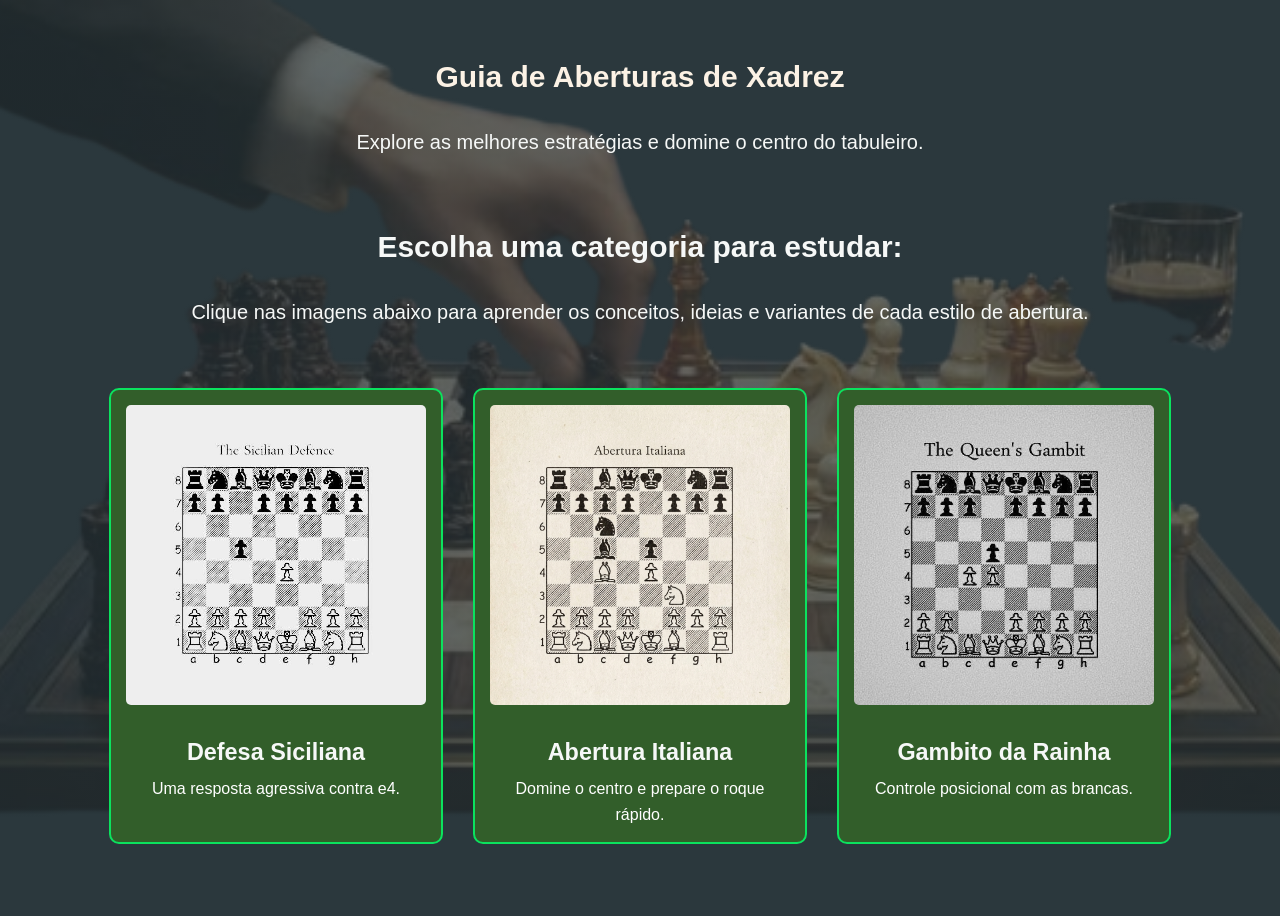
<file: index.html>
<!DOCTYPE html>
<html lang="pt-br">
<head>
    <meta charset="UTF-8">
    <meta name="viewport" content="width=device-width, initial-scale=1.0">
    <meta http-equiv="X-UA-Compatible" content="IE=edge"> 
    <link rel="stylesheet" href="./style.css/xadrez.css">
    <link rel="icon" type="image/x-icon" href="./assets/Youtube_Assets-removebg-preview.ico">
    <title>Aberturas de Xadrez</title>
</head>
<body>
    
    <header>
        <section class="cabecalho">
            <h1>Guia de Aberturas de Xadrez</h1>
            <p class="texto-claro">Explore as melhores estratégias e domine o centro do tabuleiro.</p>
        </section>
    </header>
    <main>
        <section class="sobre-site">
            <h2>Escolha uma categoria para estudar:</h2>
            <p>Clique nas imagens abaixo para aprender os conceitos, ideias e variantes de cada estilo de abertura.</p>
        </section>
        
        <!-- Grade de Botões de Imagens -->
        <section class="grid-aberturas">
            
            <!-- Botão 1 -->
            <a href="Defesa_Siciliana.html" class="botao-imagem">
                <!-- Substitua o src pela imagem real da abertura -->
                <img src="./assets/Siciliana.png" alt="Defesa Siciliana">
                <h3>Defesa Siciliana</h3>
                <p>Uma resposta agressiva contra e4.</p>
            </a>
            
            <!-- Botão 2 -->
            <a href="Abertura_Italiana.html" class="botao-imagem">
                <img src="./assets/Abertura italiana.png" alt="Abertura Italiana">
                <h3>Abertura Italiana</h3>
                <p>Domine o centro e prepare o roque rápido.</p>
            </a>
            
            <!-- Botão 3 -->
            <a href="Gambito_da_Rainha.html" class="botao-imagem">
                <img src="./assets/Gambito da Rainha.png" alt="Gambito da Rainha">
                <h3>Gambito da Rainha</h3>
                <p>Controle posicional com as brancas.</p>
            </a>
            
        </section>
    </main>

</body>
</html>
</file>
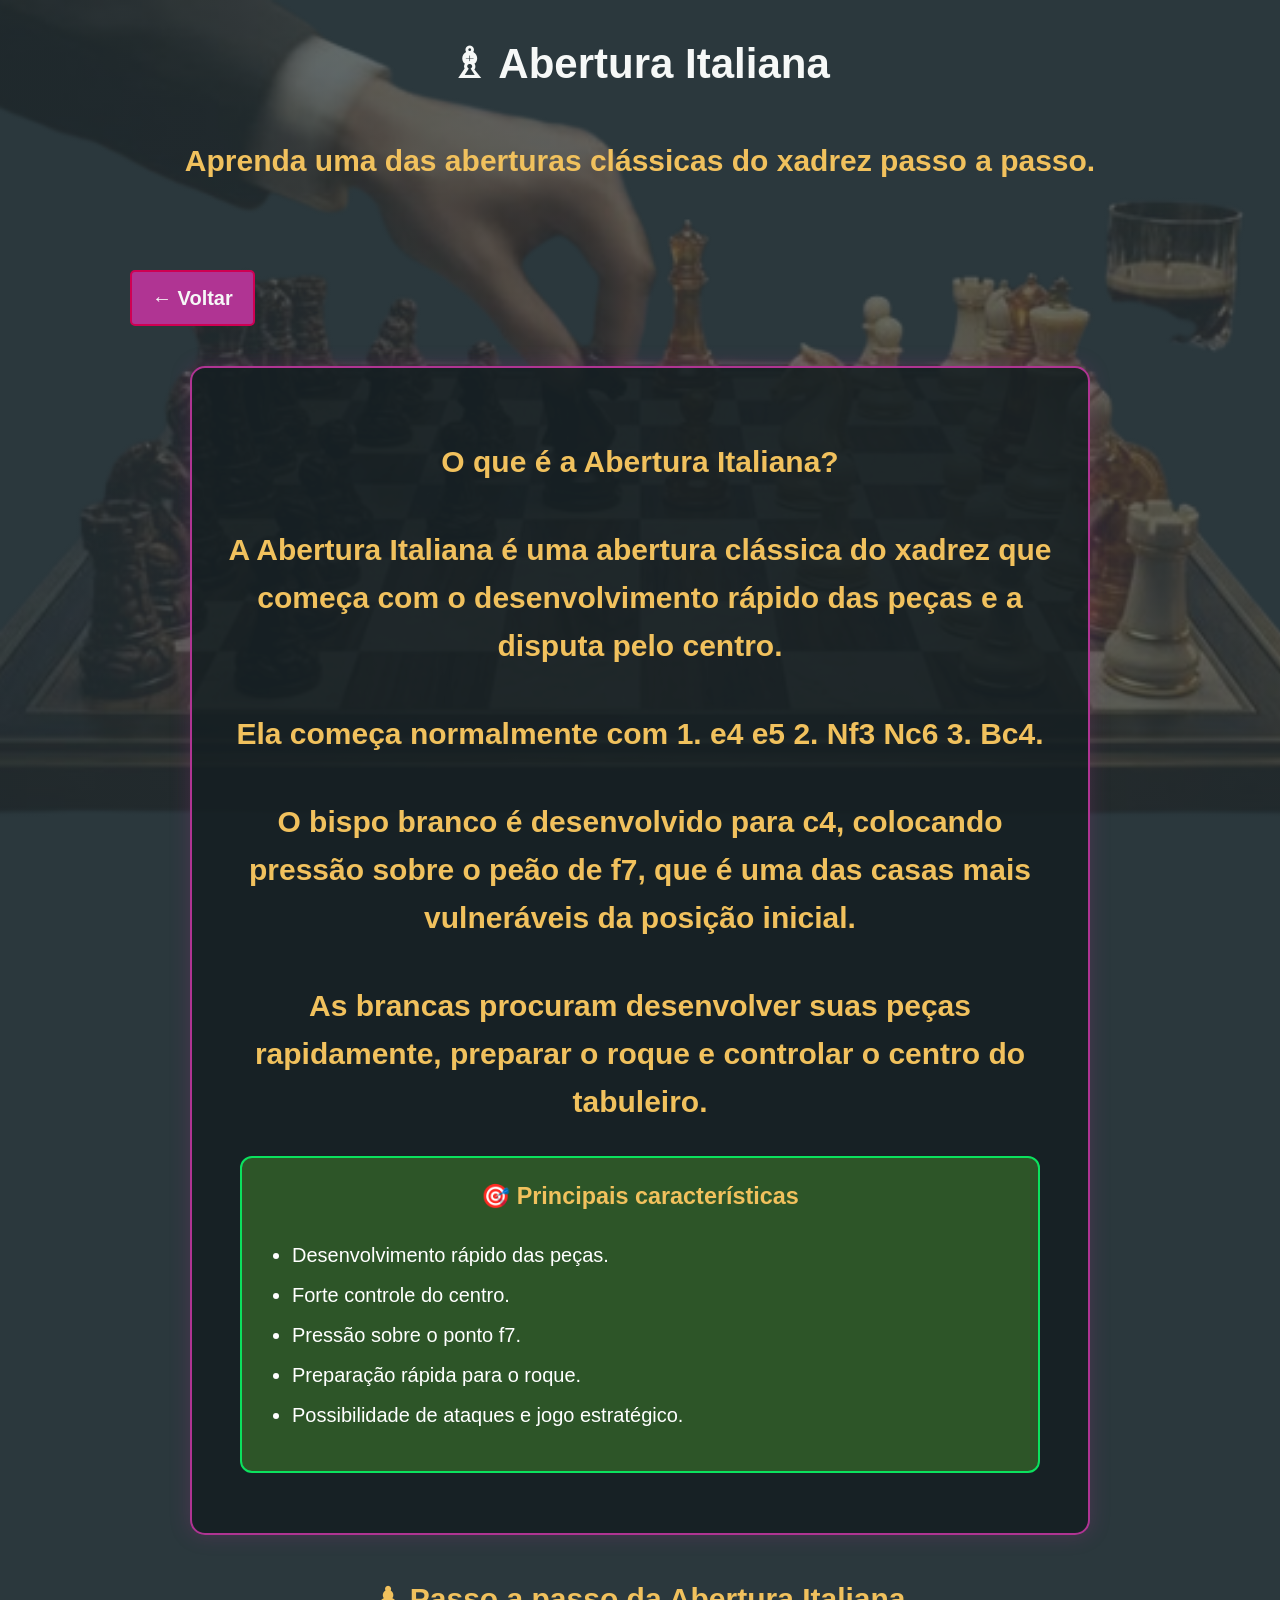
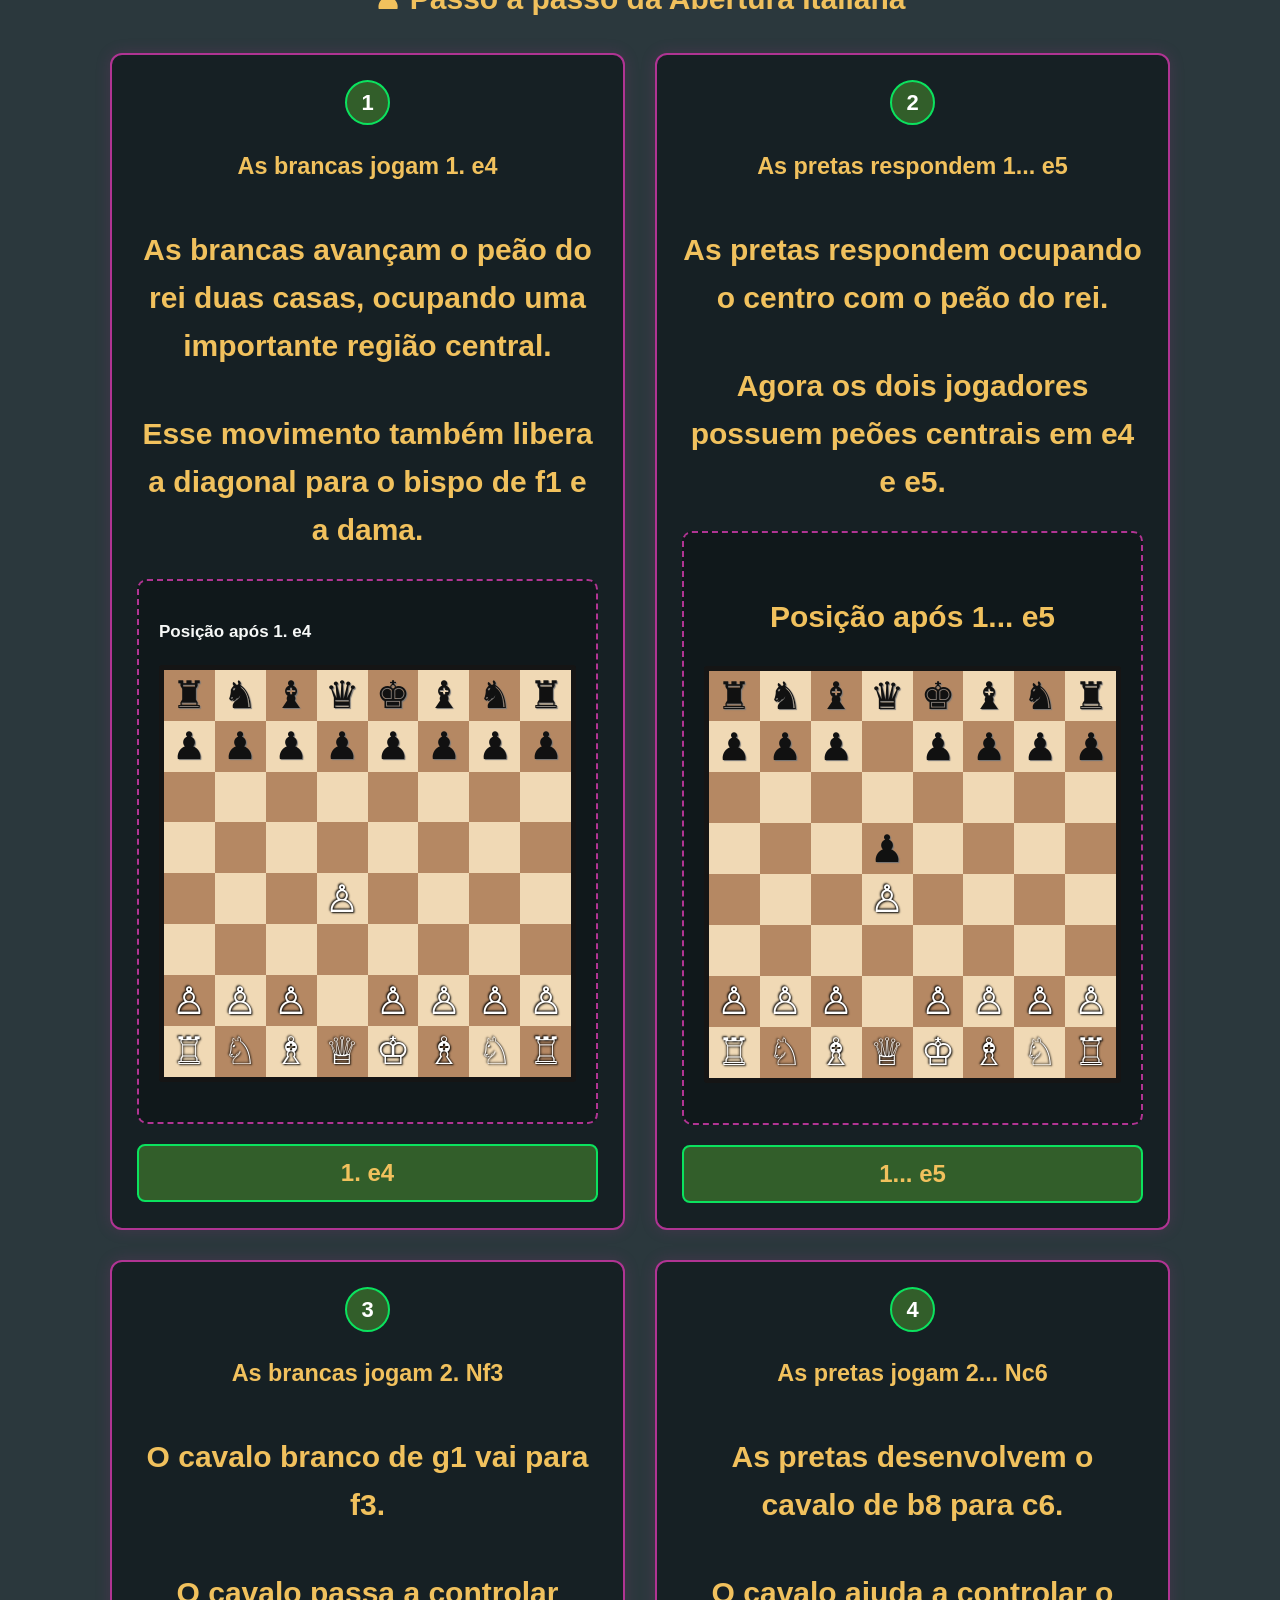
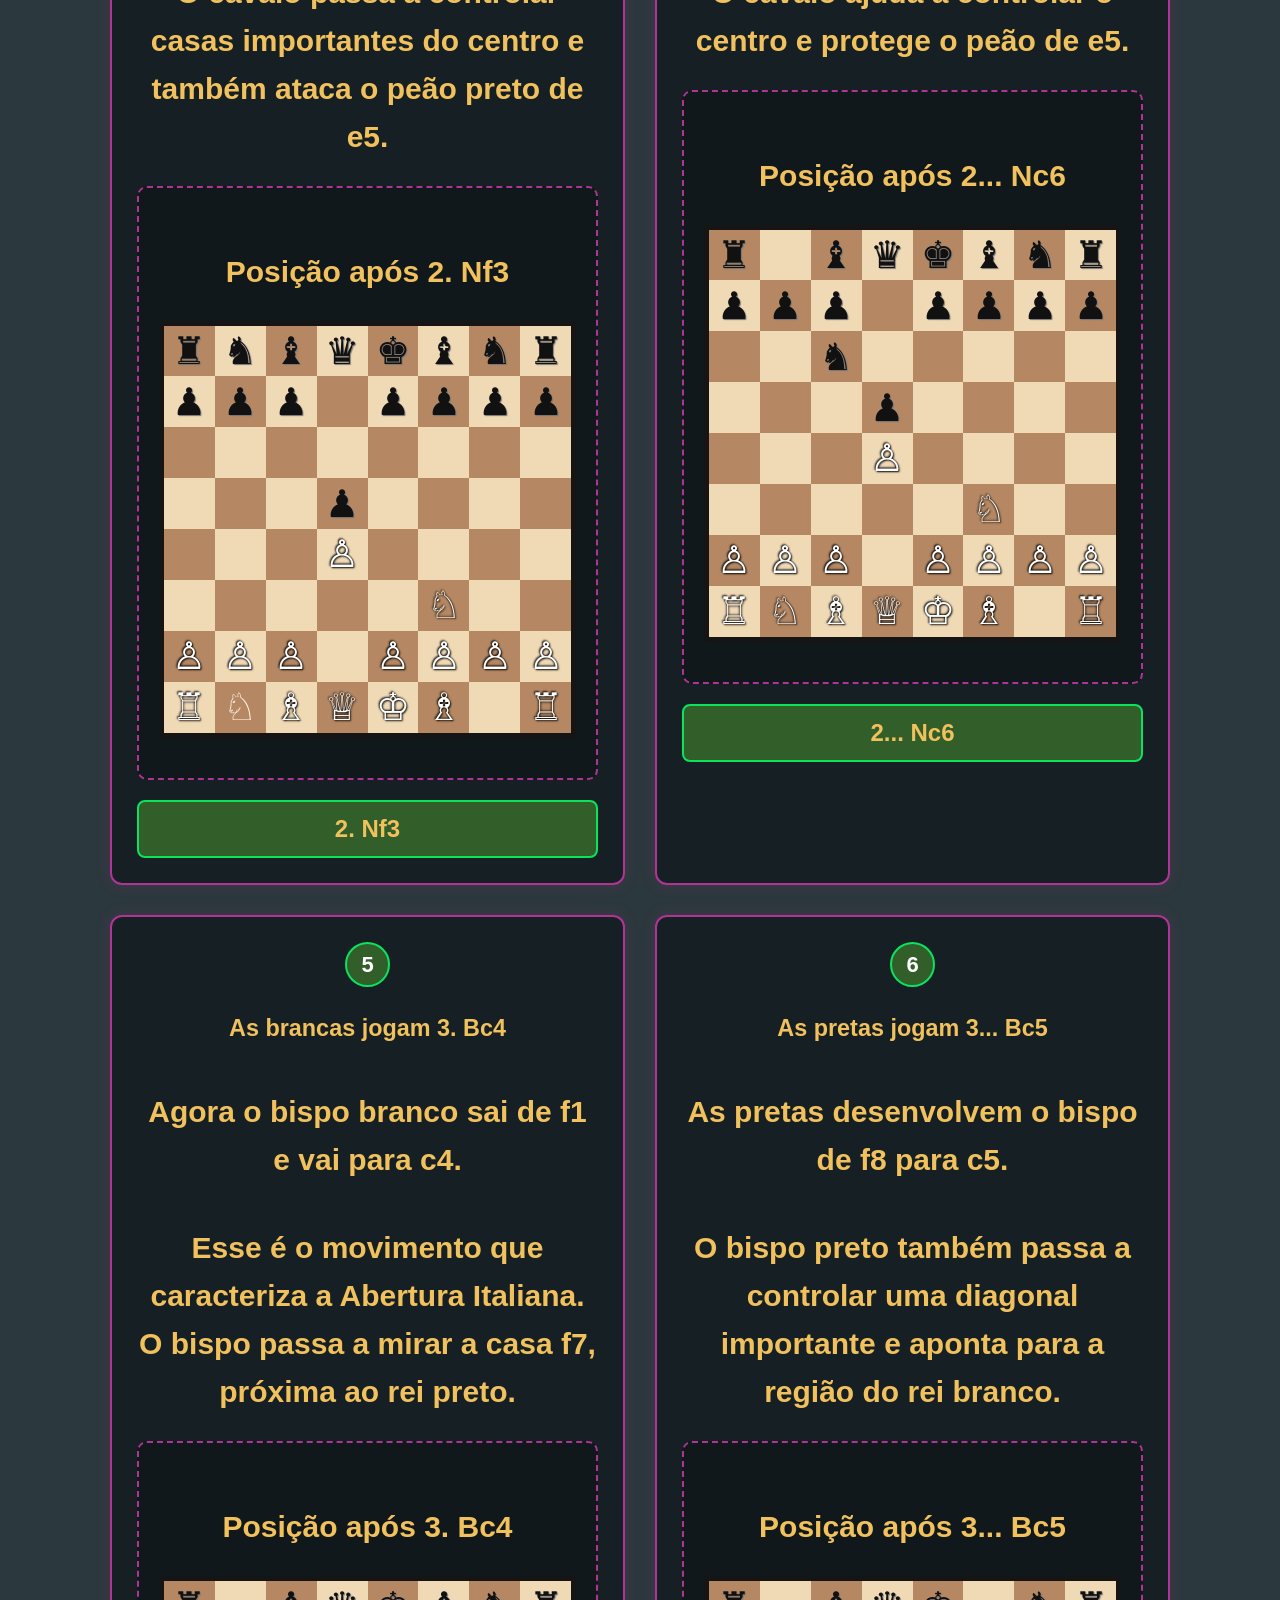
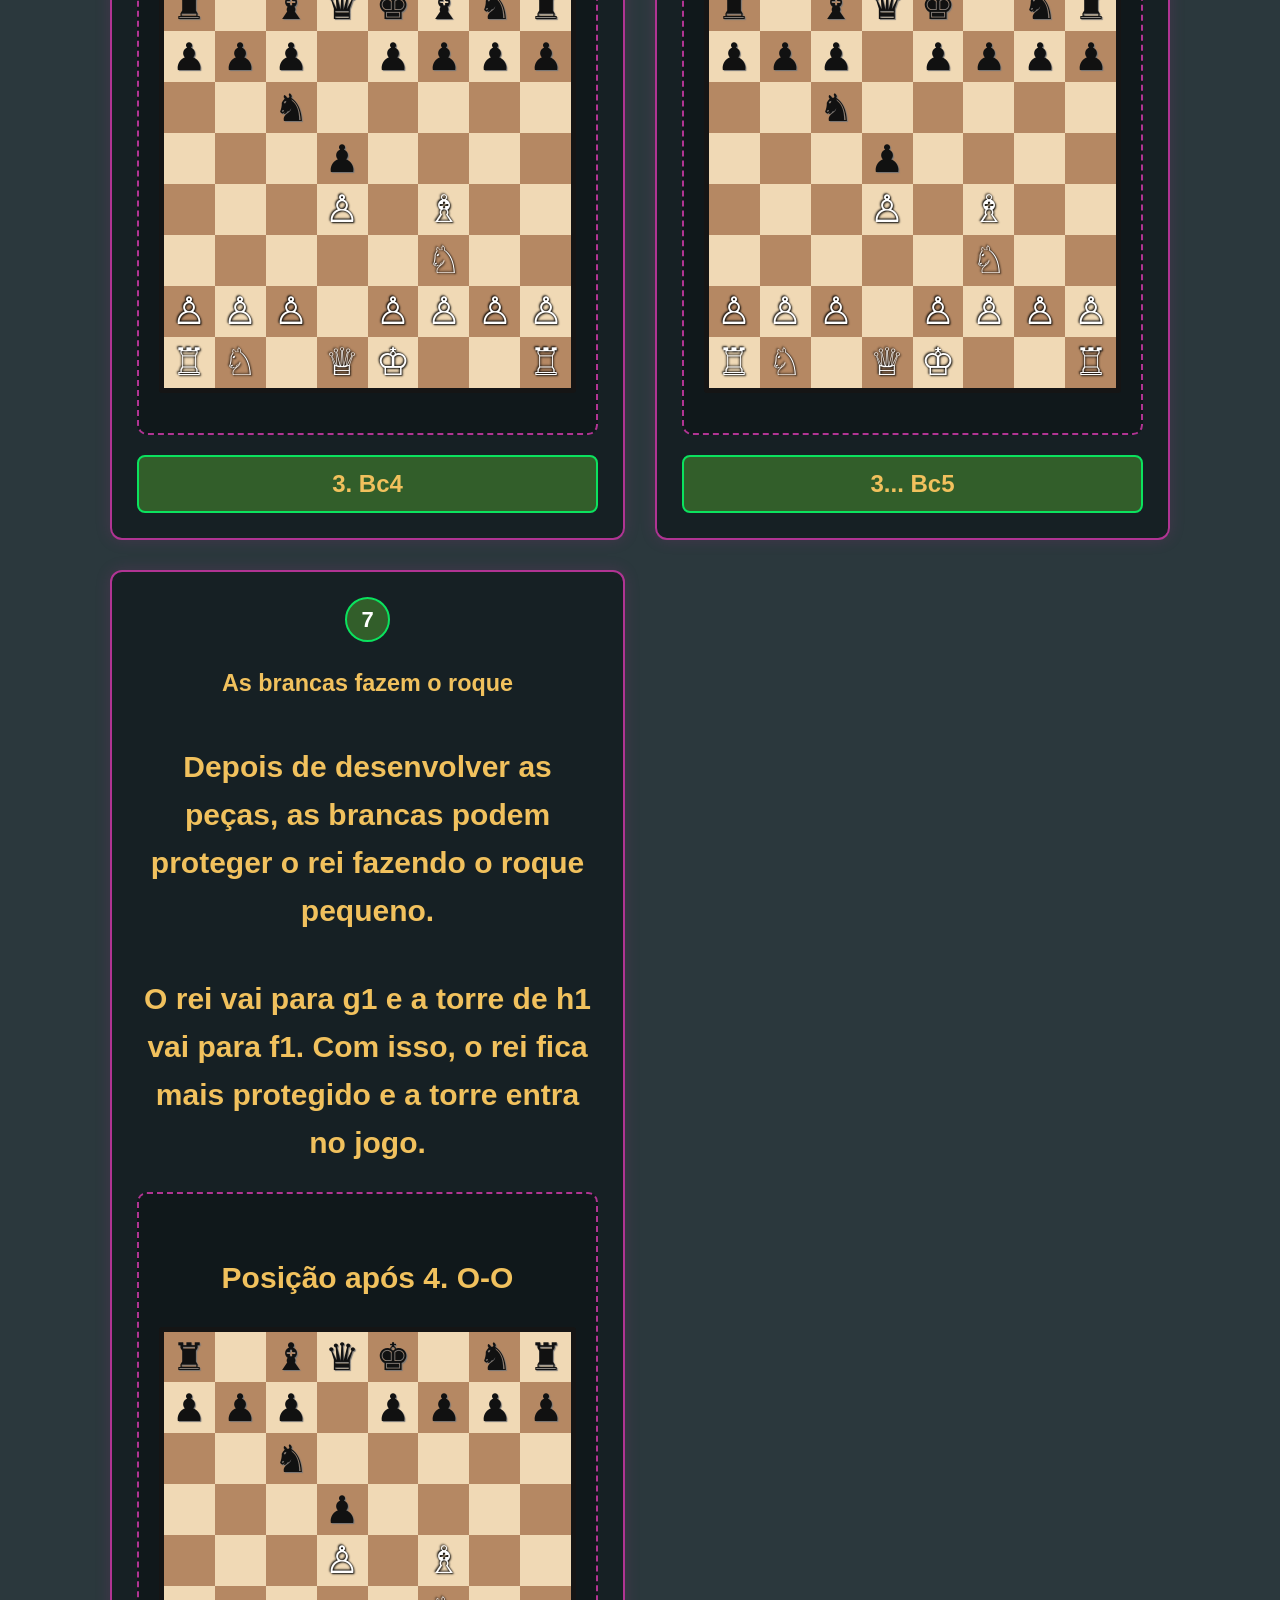
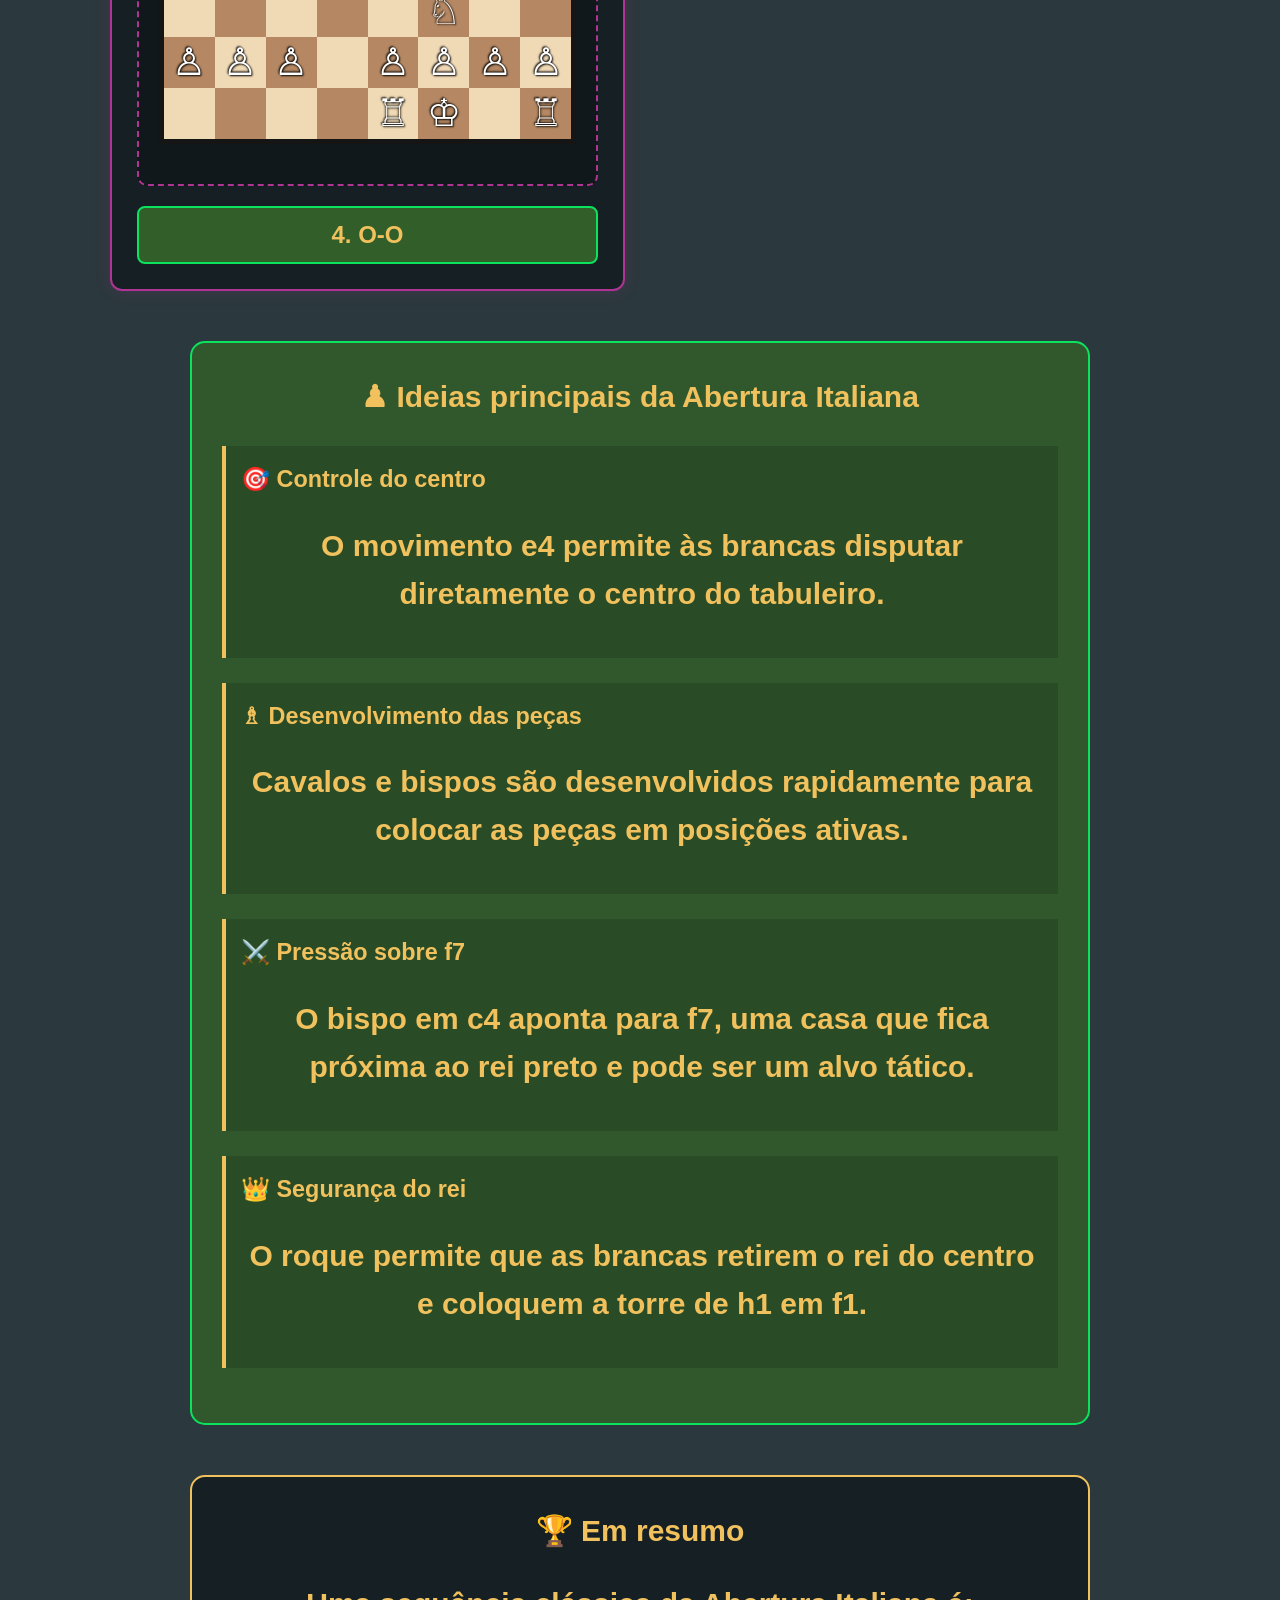
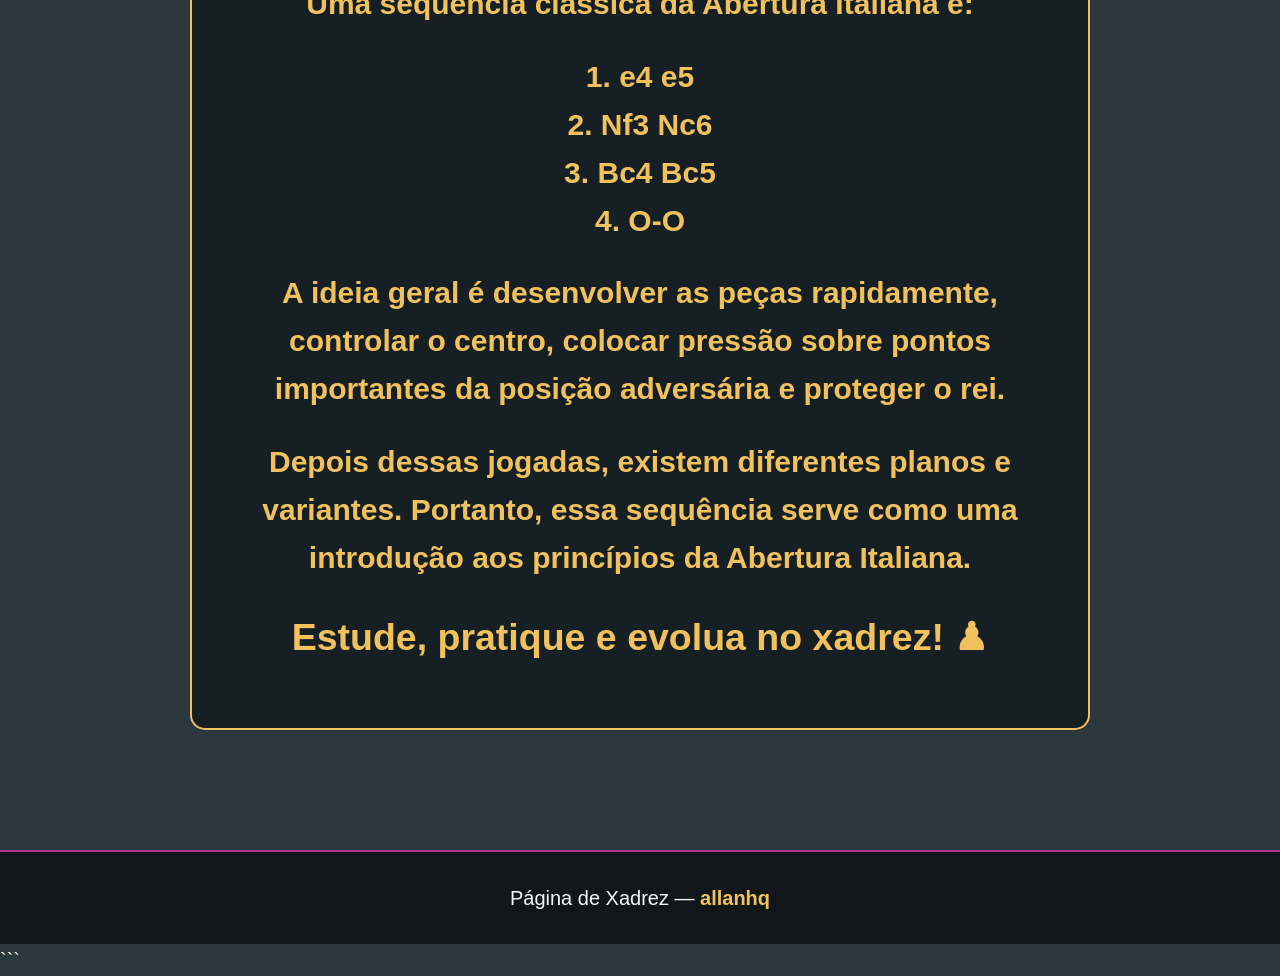
<file: Abertura_Italiana.html>
<!DOCTYPE html>
<html lang="pt-BR">

<head>

    <meta charset="UTF-8">

    <meta name="viewport" content="width=device-width, initial-scale=1.0">

    <title>Abertura Italiana | Allanhq</title>


    <style>

        /* ================= BASE DO SITE ================= */

        * {
            box-sizing: border-box;
        }

        body {

            background-color: #2b383d;

            background-image:
                linear-gradient(
                    rgba(43, 56, 61, 0.72),
                    rgba(43, 56, 61, 0.72)
                ),
                url('../assets/Tabuleirosemfundo.png');

            background-size: cover;
            background-position: center;
            background-repeat: no-repeat;
            background-attachment: fixed;

            min-height: 100vh;

            color: #FCF2E5;

            font-family:
                'Trebuchet MS',
                'Lucida Sans Unicode',
                'Lucida Grande',
                'Lucida Sans',
                Arial,
                sans-serif;

            font-size: 20px;
            line-height: 1.6;

            margin: 0;
            padding: 0;
        }


        /* ================= CABEÇALHO ================= */

        header {

            text-align: center;

            padding: 20px;
        }

        header h1 {

            color: #f6f8f7;

            font-size: 42px;

            margin: 10px 0;
        }

        header p {

            color: #f6f8f7;

            max-width: 800px;

            margin: 0 auto;
        }


        /* ================= TIPOGRAFIA ================= */

        h1,
        h2,
        h3,
        p {

            color: #f6f8f7;

            text-align: center;
        }

        h2 {

            color: #f1c15d;

            margin-top: 40px;
        }

        h3 {

            color: #f1c15d;
        }

        .texto-claro {

            color: #f6f8f7;

            text-align: center;
        }

        .destaque-ouro {

            color: #f1c15d;

            font-weight: bold;
        }

        .destaque-claro {

            color: white;

            font-weight: bold;
        }


        /* ================= CONTEÚDO ================= */

        .conteudo-abertura {

            width: min(1100px, 92%);

            margin: 0 auto;

            padding: 20px;
        }


        /* ================= BOTÃO VOLTAR ================= */

        .btn-voltar {

            display: inline-block;

            color: #f6f8f7;

            background-color: #b03493;

            border: 2px solid #cf0053;

            border-radius: 5px;

            padding: 10px 20px;

            text-decoration: none;

            margin: 20px;

            font-weight: bold;

            transition: 0.3s ease;
        }

        .btn-voltar:hover {

            background-color: #ed0b65;

            transform: scale(1.05);
        }


        /* ================= INTRODUÇÃO ================= */

        .introducao-italiana {

            background-color:
                rgba(20, 30, 34, 0.85);

            border: 2px solid #b03493;

            border-radius: 15px;

            padding: 30px;

            margin: 20px auto 40px;

            max-width: 900px;

            box-shadow:
                0 0 20px rgba(176, 52, 147, 0.25);
        }

        .introducao-italiana p {

            text-align: justify;

            margin: 15px 0;
        }


        /* ================= CAIXA DE INFORMAÇÃO ================= */

        .caixa-informacao {

            background-color:
                rgba(50, 94, 42, 0.85);

            border: 2px solid #0be25e;

            border-radius: 12px;

            padding: 20px;

            margin: 30px auto;

            max-width: 800px;
        }

        .caixa-informacao h3 {

            margin-top: 0;
        }

        .caixa-informacao ul {

            color: white;

            padding-left: 30px;
        }

        .caixa-informacao li {

            margin: 8px 0;
        }


        /* ================= PASSOS ================= */

        .passos-italiana {

            display: grid;

            grid-template-columns:
                repeat(2, minmax(0, 1fr));

            gap: 30px;

            margin-top: 30px;
        }


        /* ================= CARD DO PASSO ================= */

        .passo-italiana {

            background-color:
                rgba(20, 30, 34, 0.90);

            border: 2px solid #b03493;

            border-radius: 12px;

            padding: 25px;

            box-shadow:
                0 0 15px rgba(176, 52, 147, 0.20);

            transition:
                transform 0.3s ease,
                box-shadow 0.3s ease;
        }

        .passo-italiana:hover {

            transform: translateY(-5px);

            box-shadow:
                0 0 25px rgba(247, 238, 66, 0.25);
        }


        /* ================= NÚMERO DO PASSO ================= */

        .numero-passo {

            display: flex;

            align-items: center;

            justify-content: center;

            width: 45px;

            height: 45px;

            margin: 0 auto 15px;

            border-radius: 50%;

            background-color: #325e2a;

            border: 2px solid #0be25e;

            color: white;

            font-size: 22px;

            font-weight: bold;
        }


        /* ================= TEXTO DOS PASSOS ================= */

        .passo-italiana p {

            text-align: justify;

            font-size: 17px;

            color: #f6f8f7;
        }


        /* ================= MOVIMENTO ================= */

        .movimento {

            display: block;

            background-color: #325e2a;

            border: 2px solid #0be25e;

            color: #f1c15d;

            text-align: center;

            font-size: 24px;

            font-weight: bold;

            padding: 8px;

            border-radius: 8px;

            margin-top: 20px;
        }


        /* ================= ÁREA DO TABULEIRO ================= */

        .area-tabuleiro {

            border: 2px dashed #b03493;

            padding: 20px;

            text-align: center;

            margin-top: 20px;

            border-radius: 10px;

            background-color:
                rgba(0, 0, 0, 0.25);
        }


        /* ================= TABULEIRO ================= */

        .tabuleiro {

            width: 100%;

            max-width: 420px;

            aspect-ratio: 1 / 1;

            margin: 20px auto;

            display: grid;

            grid-template-columns:
                repeat(8, 1fr);

            border: 5px solid #151515;

            border-radius: 3px;

            overflow: hidden;
        }


        .casa {

            display: flex;

            align-items: center;

            justify-content: center;

            aspect-ratio: 1 / 1;

            font-size:
                clamp(20px, 5vw, 38px);

            line-height: 1;
        }

        .clara {

            background-color: #f0d9b5;
        }

        .escura {

            background-color: #b58863;
        }

        .branca {

            color: #ffffff;

            text-shadow:
                1px 1px 2px #000,
                -1px -1px 2px #000;
        }

        .preta {

            color: #111111;

            text-shadow:
                1px 1px 1px #777;
        }


        /* ================= IDEIAS PRINCIPAIS ================= */

        .ideias-principais {

            background-color:
                rgba(50, 94, 42, 0.85);

            border: 2px solid #0be25e;

            border-radius: 15px;

            padding: 30px;

            margin: 50px auto;

            max-width: 900px;
        }

        .ideias-principais h2 {

            margin-top: 0;
        }

        .ideia {

            margin: 25px 0;

            padding: 15px;

            border-left:
                4px solid #f1c15d;

            background-color:
                rgba(0, 0, 0, 0.15);
        }

        .ideia h3 {

            text-align: left;

            margin-top: 0;
        }

        .ideia p {

            text-align: justify;

            margin-bottom: 0;
        }


        /* ================= RESUMO ================= */

        .resumo-italiana {

            background-color:
                rgba(20, 30, 34, 0.90);

            border: 2px solid #f1c15d;

            border-radius: 15px;

            padding: 30px;

            margin: 50px auto;

            max-width: 900px;
        }

        .resumo-italiana h2 {

            margin-top: 0;
        }

        .resumo-italiana p {

            text-align: justify;
        }

        .frase-final {

            color: #f1c15d;

            font-size: 25px;

            font-weight: bold;

            text-align: center;

            margin-top: 25px;
        }


        /* ================= RODAPÉ ================= */

        footer {

            text-align: center;

            padding: 30px 20px;

            margin-top: 50px;

            background-color:
                rgba(15, 20, 22, 0.90);

            border-top:
                2px solid #b03493;
        }

        footer p {

            margin: 0;
        }


        /* ================= RESPONSIVIDADE ================= */

        @media (max-width: 900px) {

            body {

                background-attachment: scroll;

                font-size: 18px;
            }

            header h1 {

                font-size: 35px;
            }

            .passos-italiana {

                grid-template-columns: 1fr;
            }

            .conteudo-abertura {

                width: 94%;

                padding: 10px;
            }
        }


        /* ================= CELULAR ================= */

        @media (max-width: 600px) {

            body {

                font-size: 16px;

                background-image:
                    linear-gradient(
                        rgba(43, 56, 61, 0.82),
                        rgba(43, 56, 61, 0.82)
                    ),
                    url('../assets/Tabuleirosemfundo.png');
            }

            header {

                padding: 15px 10px;
            }

            header h1 {

                font-size: 28px;

                line-height: 1.2;
            }

            header p {

                font-size: 16px;
            }

            h2 {

                font-size: 25px;
            }

            h3 {

                font-size: 20px;
            }

            .conteudo-abertura {

                width: 100%;

                padding: 10px;
            }

            .btn-voltar {

                display: block;

                width: fit-content;

                margin: 15px auto;
            }

            .introducao-italiana {

                padding: 18px;

                margin-top: 20px;
            }

            .introducao-italiana p {

                text-align: left;

                font-size: 16px;
            }

            .caixa-informacao {

                padding: 18px;
            }

            .caixa-informacao ul {

                padding-left: 20px;
            }

            .passos-italiana {

                display: flex;

                flex-direction: column;

                gap: 20px;
            }

            .passo-italiana {

                padding: 18px;
            }

            .passo-italiana p {

                text-align: left;

                font-size: 16px;
            }

            .tabuleiro {

                max-width: 330px;

                border-width: 3px;
            }

            .casa {

                font-size: 27px;
            }

            .movimento {

                font-size: 20px;
            }

            .ideias-principais,
            .resumo-italiana {

                padding: 20px;

                margin: 30px auto;
            }

            .ideia p,
            .resumo-italiana p {

                text-align: left;

                font-size: 16px;
            }

            .frase-final {

                font-size: 20px;
            }

            footer {

                padding: 20px 10px;
            }
        }


        /* ================= CELULARES PEQUENOS ================= */

        @media (max-width: 380px) {

            header h1 {

                font-size: 24px;
            }

            .tabuleiro {

                max-width: 280px;
            }

            .casa {

                font-size: 22px;
            }

            .passo-italiana {

                padding: 14px;
            }

            .movimento {

                font-size: 18px;
            }
        }

    </style>

</head>


<body>


    <!-- ================= CABEÇALHO ================= -->

    <header>

        <h1>
            ♗ Abertura Italiana
        </h1>

        <h2>
            Aprenda uma das aberturas clássicas do xadrez
            passo a passo.
        </h2>

    </header>


    <!-- ================= CONTEÚDO ================= -->

    <main class="conteudo-abertura">


        <!-- BOTÃO VOLTAR -->

        <a href="index.html" class="btn-voltar">
            ← Voltar
        </a>


        <!-- ================= INTRODUÇÃO ================= -->

        <section class="introducao-italiana">

            <h2>
                O que é a Abertura Italiana?
            </h2>

            <h2>
                A <span class="destaque-ouro">
                    Abertura Italiana
                </span>
                é uma abertura clássica do xadrez que começa
                com o desenvolvimento rápido das peças e a disputa
                pelo centro.
            </h2>

            <h2>
                Ela começa normalmente com
                <strong>1. e4 e5 2. Nf3 Nc6 3. Bc4</strong>.
            </h2>

            <h2>
                O bispo branco é desenvolvido para c4,
                colocando pressão sobre o peão de f7,
                que é uma das casas mais vulneráveis da posição inicial.
            </h2>

            <h2>
                As brancas procuram desenvolver suas peças rapidamente,
                preparar o roque e controlar o centro do tabuleiro.
            </h2>


            <!-- CAIXA DE INFORMAÇÃO -->

            <div class="caixa-informacao">

                <h3>
                    🎯 Principais características
                </h3>

                <ul>

                    <li>
                        Desenvolvimento rápido das peças.
                    </li>

                    <li>
                        Forte controle do centro.
                    </li>

                    <li>
                        Pressão sobre o ponto f7.
                    </li>

                    <li>
                        Preparação rápida para o roque.
                    </li>

                    <li>
                        Possibilidade de ataques e jogo estratégico.
                    </li>

                </ul>

            </div>

        </section>


        <!-- ================= PASSO A PASSO ================= -->

        <h2>
            ♟ Passo a passo da Abertura Italiana
        </h2>


        <section class="passos-italiana">


            <!-- =====================================================
                 PASSO 1
            ====================================================== -->

            <article class="passo-italiana">

                <div class="numero-passo">
                    1
                </div>

                <h3>
                    As brancas jogam 1. e4
                </h3>

                <h2>
                    As brancas avançam o peão do rei duas casas,
                    ocupando uma importante região central.
                </h2>

                <h2>
                    Esse movimento também libera a diagonal
                    para o bispo de f1 e a dama.
                </h2>


                <!-- TABULEIRO -->

                <div class="area-tabuleiro">

                    <p class="destaque-ouro">
                        Posição após 1. e4
                    </p>

                    <div class="tabuleiro">


                        <!-- 8 -->

                        <div class="casa escura preta">♜</div>
                        <div class="casa clara preta">♞</div>
                        <div class="casa escura preta">♝</div>
                        <div class="casa clara preta">♛</div>
                        <div class="casa escura preta">♚</div>
                        <div class="casa clara preta">♝</div>
                        <div class="casa escura preta">♞</div>
                        <div class="casa clara preta">♜</div>


                        <!-- 7 -->

                        <div class="casa clara preta">♟</div>
                        <div class="casa escura preta">♟</div>
                        <div class="casa clara preta">♟</div>
                        <div class="casa escura preta">♟</div>
                        <div class="casa clara preta">♟</div>
                        <div class="casa escura preta">♟</div>
                        <div class="casa clara preta">♟</div>
                        <div class="casa escura preta">♟</div>


                        <!-- 6 -->

                        <div class="casa escura"></div>
                        <div class="casa clara"></div>
                        <div class="casa escura"></div>
                        <div class="casa clara"></div>
                        <div class="casa escura"></div>
                        <div class="casa clara"></div>
                        <div class="casa escura"></div>
                        <div class="casa clara"></div>


                        <!-- 5 -->

                        <div class="casa clara"></div>
                        <div class="casa escura"></div>
                        <div class="casa clara"></div>
                        <div class="casa escura"></div>
                        <div class="casa clara"></div>
                        <div class="casa escura"></div>
                        <div class="casa clara"></div>
                        <div class="casa escura"></div>


                        <!-- 4 -->

                        <div class="casa escura"></div>
                        <div class="casa clara"></div>
                        <div class="casa escura"></div>
                        <div class="casa clara branca">
                            ♙
                        </div>
                        <div class="casa escura"></div>
                        <div class="casa clara"></div>
                        <div class="casa escura"></div>
                        <div class="casa clara"></div>


                        <!-- 3 -->

                        <div class="casa clara"></div>
                        <div class="casa escura"></div>
                        <div class="casa clara"></div>
                        <div class="casa escura"></div>
                        <div class="casa clara"></div>
                        <div class="casa escura"></div>
                        <div class="casa clara"></div>
                        <div class="casa escura"></div>


                        <!-- 2 -->

                        <div class="casa escura branca">♙</div>
                        <div class="casa clara branca">♙</div>
                        <div class="casa escura branca">♙</div>
                        <div class="casa clara"></div>
                        <div class="casa escura branca">♙</div>
                        <div class="casa clara branca">♙</div>
                        <div class="casa escura branca">♙</div>
                        <div class="casa clara branca">♙</div>


                        <!-- 1 -->

                        <div class="casa clara branca">♖</div>
                        <div class="casa escura branca">♘</div>
                        <div class="casa clara branca">♗</div>
                        <div class="casa escura branca">♕</div>
                        <div class="casa clara branca">♔</div>
                        <div class="casa escura branca">♗</div>
                        <div class="casa clara branca">♘</div>
                        <div class="casa escura branca">♖</div>

                    </div>

                </div>


                <span class="movimento">
                    1. e4
                </span>

            </article>


            <!-- =====================================================
                 PASSO 2
            ====================================================== -->

            <article class="passo-italiana">

                <div class="numero-passo">
                    2
                </div>

                <h3>
                    As pretas respondem 1... e5
                </h3>

                <h2>
                    As pretas respondem ocupando o centro com
                    o peão do rei.
                </h2>

                <h2>
                    Agora os dois jogadores possuem peões centrais
                    em e4 e e5.
                </h2>


                <!-- TABULEIRO -->

                <div class="area-tabuleiro">

                    <h2 class="destaque-ouro">
                        Posição após 1... e5
                    </h2>

                    <div class="tabuleiro">


                        <!-- 8 -->

                        <div class="casa escura preta">♜</div>
                        <div class="casa clara preta">♞</div>
                        <div class="casa escura preta">♝</div>
                        <div class="casa clara preta">♛</div>
                        <div class="casa escura preta">♚</div>
                        <div class="casa clara preta">♝</div>
                        <div class="casa escura preta">♞</div>
                        <div class="casa clara preta">♜</div>


                        <!-- 7 -->

                        <div class="casa clara preta">♟</div>
                        <div class="casa escura preta">♟</div>
                        <div class="casa clara preta">♟</div>
                        <div class="casa escura"></div>
                        <div class="casa clara preta">♟</div>
                        <div class="casa escura preta">♟</div>
                        <div class="casa clara preta">♟</div>
                        <div class="casa escura preta">♟</div>


                        <!-- 6 -->

                        <div class="casa escura"></div>
                        <div class="casa clara"></div>
                        <div class="casa escura"></div>
                        <div class="casa clara"></div>
                        <div class="casa escura"></div>
                        <div class="casa clara"></div>
                        <div class="casa escura"></div>
                        <div class="casa clara"></div>


                        <!-- 5 -->

                        <div class="casa clara"></div>
                        <div class="casa escura"></div>
                        <div class="casa clara"></div>
                        <div class="casa escura preta">
                            ♟
                        </div>
                        <div class="casa clara"></div>
                        <div class="casa escura"></div>
                        <div class="casa clara"></div>
                        <div class="casa escura"></div>


                        <!-- 4 -->

                        <div class="casa escura"></div>
                        <div class="casa clara"></div>
                        <div class="casa escura"></div>
                        <div class="casa clara branca">
                            ♙
                        </div>
                        <div class="casa escura"></div>
                        <div class="casa clara"></div>
                        <div class="casa escura"></div>
                        <div class="casa clara"></div>


                        <!-- 3 -->

                        <div class="casa clara"></div>
                        <div class="casa escura"></div>
                        <div class="casa clara"></div>
                        <div class="casa escura"></div>
                        <div class="casa clara"></div>
                        <div class="casa escura"></div>
                        <div class="casa clara"></div>
                        <div class="casa escura"></div>


                        <!-- 2 -->

                        <div class="casa escura branca">♙</div>
                        <div class="casa clara branca">♙</div>
                        <div class="casa escura branca">♙</div>
                        <div class="casa clara"></div>
                        <div class="casa escura branca">♙</div>
                        <div class="casa clara branca">♙</div>
                        <div class="casa escura branca">♙</div>
                        <div class="casa clara branca">♙</div>


                        <!-- 1 -->

                        <div class="casa clara branca">♖</div>
                        <div class="casa escura branca">♘</div>
                        <div class="casa clara branca">♗</div>
                        <div class="casa escura branca">♕</div>
                        <div class="casa clara branca">♔</div>
                        <div class="casa escura branca">♗</div>
                        <div class="casa clara branca">♘</div>
                        <div class="casa escura branca">♖</div>

                    </div>

                </div>


                <span class="movimento">
                    1... e5
                </span>

            </article>


            <!-- =====================================================
                 PASSO 3
            ====================================================== -->

            <article class="passo-italiana">

                <div class="numero-passo">
                    3
                </div>

                <h3>
                    As brancas jogam 2. Nf3
                </h3>

                <h2>
                    O cavalo branco de g1 vai para f3.
                </h2>

                <h2>
                    O cavalo passa a controlar casas importantes
                    do centro e também ataca o peão preto de e5.
                </h2>


                <!-- TABULEIRO -->

                <div class="area-tabuleiro">

                    <h2 class="destaque-ouro">
                        Posição após 2. Nf3
                    </h2>

                    <div class="tabuleiro">


                        <!-- 8 -->

                        <div class="casa escura preta">♜</div>
                        <div class="casa clara preta">♞</div>
                        <div class="casa escura preta">♝</div>
                        <div class="casa clara preta">♛</div>
                        <div class="casa escura preta">♚</div>
                        <div class="casa clara preta">♝</div>
                        <div class="casa escura preta">♞</div>
                        <div class="casa clara preta">♜</div>


                        <!-- 7 -->

                        <div class="casa clara preta">♟</div>
                        <div class="casa escura preta">♟</div>
                        <div class="casa clara preta">♟</div>
                        <div class="casa escura"></div>
                        <div class="casa clara preta">♟</div>
                        <div class="casa escura preta">♟</div>
                        <div class="casa clara preta">♟</div>
                        <div class="casa escura preta">♟</div>


                        <!-- 6 -->

                        <div class="casa escura"></div>
                        <div class="casa clara"></div>
                        <div class="casa escura"></div>
                        <div class="casa clara"></div>
                        <div class="casa escura"></div>
                        <div class="casa clara"></div>
                        <div class="casa escura"></div>
                        <div class="casa clara"></div>


                        <!-- 5 -->

                        <div class="casa clara"></div>
                        <div class="casa escura"></div>
                        <div class="casa clara"></div>
                        <div class="casa escura preta">♟</div>
                        <div class="casa clara"></div>
                        <div class="casa escura"></div>
                        <div class="casa clara"></div>
                        <div class="casa escura"></div>


                        <!-- 4 -->

                        <div class="casa escura"></div>
                        <div class="casa clara"></div>
                        <div class="casa escura"></div>
                        <div class="casa clara branca">♙</div>
                        <div class="casa escura"></div>
                        <div class="casa clara"></div>
                        <div class="casa escura"></div>
                        <div class="casa clara"></div>


                        <!-- 3 -->

                        <div class="casa clara"></div>
                        <div class="casa escura"></div>
                        <div class="casa clara"></div>
                        <div class="casa escura"></div>
                        <div class="casa clara"></div>

                        <div class="casa escura branca">
                            ♘
                        </div>

                        <div class="casa clara"></div>
                        <div class="casa escura"></div>


                        <!-- 2 -->

                        <div class="casa escura branca">♙</div>
                        <div class="casa clara branca">♙</div>
                        <div class="casa escura branca">♙</div>
                        <div class="casa clara"></div>
                        <div class="casa escura branca">♙</div>
                        <div class="casa clara branca">♙</div>
                        <div class="casa escura branca">♙</div>
                        <div class="casa clara branca">♙</div>


                        <!-- 1 -->

                        <div class="casa clara branca">♖</div>
                        <div class="casa escura white">♘</div>
                        <div class="casa clara branca">♗</div>
                        <div class="casa escura branca">♕</div>
                        <div class="casa clara branca">♔</div>
                        <div class="casa escura branca">♗</div>
                        <div class="casa clara"></div>
                        <div class="casa escura branca">♖</div>

                    </div>

                </div>


                <span class="movimento">
                    2. Nf3
                </span>

            </article>


            <!-- =====================================================
                 PASSO 4
            ====================================================== -->

            <article class="passo-italiana">

                <div class="numero-passo">
                    4
                </div>

                <h3>
                    As pretas jogam 2... Nc6
                </h3>

                <h2>
                    As pretas desenvolvem o cavalo de b8 para c6.
                </h2>

                <h2>
                    O cavalo ajuda a controlar o centro e protege
                    o peão de e5.
                </h2>


                <!-- TABULEIRO -->

                <div class="area-tabuleiro">

                    <h2 class="destaque-ouro">
                        Posição após 2... Nc6
                    </h2>

                    <div class="tabuleiro">


                        <!-- 8 -->

                        <div class="casa escura preta">♜</div>
                        <div class="casa clara"></div>
                        <div class="casa escura preta">♝</div>
                        <div class="casa clara preta">♛</div>
                        <div class="casa escura preta">♚</div>
                        <div class="casa clara preta">♝</div>
                        <div class="casa escura preta">♞</div>
                        <div class="casa clara preta">♜</div>


                        <!-- 7 -->

                        <div class="casa clara preta">♟</div>
                        <div class="casa escura preta">♟</div>
                        <div class="casa clara preta">♟</div>
                        <div class="casa escura"></div>
                        <div class="casa clara preta">♟</div>
                        <div class="casa escura preta">♟</div>
                        <div class="casa clara preta">♟</div>
                        <div class="casa escura preta">♟</div>


                        <!-- 6 -->

                        <div class="casa escura"></div>
                        <div class="casa clara"></div>

                        <div class="casa escura preta">
                            ♞
                        </div>

                        <div class="casa clara"></div>
                        <div class="casa escura"></div>
                        <div class="casa clara"></div>
                        <div class="casa escura"></div>
                        <div class="casa clara"></div>


                        <!-- 5 -->

                        <div class="casa clara"></div>
                        <div class="casa escura"></div>
                        <div class="casa clara"></div>
                        <div class="casa escura preta">♟</div>
                        <div class="casa clara"></div>
                        <div class="casa escura"></div>
                        <div class="casa clara"></div>
                        <div class="casa escura"></div>


                        <!-- 4 -->

                        <div class="casa escura"></div>
                        <div class="casa clara"></div>
                        <div class="casa escura"></div>
                        <div class="casa clara branca">♙</div>
                        <div class="casa escura"></div>
                        <div class="casa clara"></div>
                        <div class="casa escura"></div>
                        <div class="casa clara"></div>


                        <!-- 3 -->

                        <div class="casa clara"></div>
                        <div class="casa escura"></div>
                        <div class="casa clara"></div>
                        <div class="casa escura"></div>
                        <div class="casa clara"></div>
                        <div class="casa escura branca">♘</div>
                        <div class="casa clara"></div>
                        <div class="casa escura"></div>


                        <!-- 2 -->

                        <div class="casa escura branca">♙</div>
                        <div class="casa clara branca">♙</div>
                        <div class="casa escura branca">♙</div>
                        <div class="casa clara"></div>
                        <div class="casa escura branca">♙</div>
                        <div class="casa clara branca">♙</div>
                        <div class="casa escura branca">♙</div>
                        <div class="casa clara branca">♙</div>


                        <!-- 1 -->

                        <div class="casa clara branca">♖</div>
                        <div class="casa escura branca">♘</div>
                        <div class="casa clara branca">♗</div>
                        <div class="casa escura branca">♕</div>
                        <div class="casa clara branca">♔</div>
                        <div class="casa escura branca">♗</div>
                        <div class="casa clara"></div>
                        <div class="casa escura branca">♖</div>

                    </div>

                </div>


                <span class="movimento">
                    2... Nc6
                </span>

            </article>


            <!-- =====================================================
                 PASSO 5
            ====================================================== -->

            <article class="passo-italiana">

                <div class="numero-passo">
                    5
                </div>

                <h3>
                    As brancas jogam 3. Bc4
                </h3>

                <h2>
                    Agora o bispo branco sai de f1 e vai para c4.
                </h2>

                <h2>
                    Esse é o movimento que caracteriza a Abertura
                    Italiana. O bispo passa a mirar a casa f7,
                    próxima ao rei preto.
                </h2>


                <!-- TABULEIRO -->

                <div class="area-tabuleiro">

                    <h2 class="destaque-ouro">
                        Posição após 3. Bc4
                    </h2>

                    <div class="tabuleiro">


                        <!-- 8 -->

                        <div class="casa escura preta">♜</div>
                        <div class="casa clara"></div>
                        <div class="casa escura preta">♝</div>
                        <div class="casa clara preta">♛</div>
                        <div class="casa escura preta">♚</div>
                        <div class="casa clara preta">♝</div>
                        <div class="casa escura preta">♞</div>
                        <div class="casa clara preta">♜</div>


                        <!-- 7 -->

                        <div class="casa clara preta">♟</div>
                        <div class="casa escura preta">♟</div>
                        <div class="casa clara preta">♟</div>
                        <div class="casa escura"></div>
                        <div class="casa clara preta">♟</div>
                        <div class="casa escura preta">♟</div>
                        <div class="casa clara preta">♟</div>
                        <div class="casa escura preta">♟</div>


                        <!-- 6 -->

                        <div class="casa escura"></div>
                        <div class="casa clara"></div>
                        <div class="casa escura preta">♞</div>
                        <div class="casa clara"></div>
                        <div class="casa escura"></div>
                        <div class="casa clara"></div>
                        <div class="casa escura"></div>
                        <div class="casa clara"></div>


                        <!-- 5 -->

                        <div class="casa clara"></div>
                        <div class="casa escura"></div>
                        <div class="casa clara"></div>
                        <div class="casa escura preta">♟</div>
                        <div class="casa clara"></div>
                        <div class="casa escura"></div>
                        <div class="casa clara"></div>
                        <div class="casa escura"></div>


                        <!-- 4 -->

                        <div class="casa escura"></div>
                        <div class="casa clara"></div>
                        <div class="casa escura"></div>
                        <div class="casa clara branca">♙</div>

                        <div class="casa escura"></div>

                        <div class="casa clara branca">
                            ♗
                        </div>

                        <div class="casa escura"></div>
                        <div class="casa clara"></div>


                        <!-- 3 -->

                        <div class="casa clara"></div>
                        <div class="casa escura"></div>
                        <div class="casa clara"></div>
                        <div class="casa escura"></div>
                        <div class="casa clara"></div>
                        <div class="casa escura branca">♘</div>
                        <div class="casa clara"></div>
                        <div class="casa escura"></div>


                        <!-- 2 -->

                        <div class="casa escura branca">♙</div>
                        <div class="casa clara branca">♙</div>
                        <div class="casa escura branca">♙</div>
                        <div class="casa clara"></div>
                        <div class="casa escura branca">♙</div>
                        <div class="casa clara branca">♙</div>
                        <div class="casa escura branca">♙</div>
                        <div class="casa clara branca">♙</div>


                        <!-- 1 -->

                        <div class="casa clara branca">♖</div>
                        <div class="casa escura branca">♘</div>
                        <div class="casa clara"></div>
                        <div class="casa escura branca">♕</div>
                        <div class="casa clara branca">♔</div>
                        <div class="casa escura"></div>
                        <div class="casa clara"></div>
                        <div class="casa escura branca">♖</div>

                    </div>

                </div>


                <span class="movimento">
                    3. Bc4
                </span>

            </article>


            <!-- =====================================================
                 PASSO 6
            ====================================================== -->

            <article class="passo-italiana">

                <div class="numero-passo">
                    6
                </div>

                <h3>
                    As pretas jogam 3... Bc5
                </h3>

                <h2>
                    As pretas desenvolvem o bispo de f8 para c5.
                </h2>

                <h2>
                    O bispo preto também passa a controlar uma diagonal
                    importante e aponta para a região do rei branco.
                </h2>


                <!-- TABULEIRO -->

                <div class="area-tabuleiro">

                    <h2 class="destaque-ouro">
                        Posição após 3... Bc5
                    </h2>

                    <div class="tabuleiro">


                        <!-- 8 -->

                        <div class="casa escura preta">♜</div>
                        <div class="casa clara"></div>
                        <div class="casa escura preta">♝</div>
                        <div class="casa clara preta">♛</div>
                        <div class="casa escura preta">♚</div>
                        <div class="casa clara"></div>
                        <div class="casa escura preta">♞</div>
                        <div class="casa clara preta">♜</div>


                        <!-- 7 -->

                        <div class="casa clara preta">♟</div>
                        <div class="casa escura preta">♟</div>
                        <div class="casa clara preta">♟</div>
                        <div class="casa escura"></div>
                        <div class="casa clara preta">♟</div>
                        <div class="casa escura preta">♟</div>
                        <div class="casa clara preta">♟</div>
                        <div class="casa escura preta">♟</div>


                        <!-- 6 -->

                        <div class="casa escura"></div>
                        <div class="casa clara"></div>
                        <div class="casa escura preta">♞</div>
                        <div class="casa clara"></div>
                        <div class="casa escura"></div>
                        <div class="casa clara"></div>
                        <div class="casa escura"></div>
                        <div class="casa clara"></div>


                        <!-- 5 -->

                        <div class="casa clara"></div>
                        <div class="casa escura"></div>
                        <div class="casa clara"></div>
                        <div class="casa escura preta">♟</div>
                        <div class="casa clara"></div>
                        <div class="casa escura"></div>
                        <div class="casa clara"></div>
                        <div class="casa escura"></div>


                        <!-- 4 -->

                        <div class="casa escura"></div>
                        <div class="casa clara"></div>
                        <div class="casa escura"></div>
                        <div class="casa clara branca">♙</div>
                        <div class="casa escura"></div>
                        <div class="casa clara branca">♗</div>
                        <div class="casa escura"></div>
                        <div class="casa clara"></div>


                        <!-- 3 -->

                        <div class="casa clara"></div>
                        <div class="casa escura"></div>
                        <div class="casa clara"></div>
                        <div class="casa escura"></div>
                        <div class="casa clara"></div>
                        <div class="casa escura branca">♘</div>
                        <div class="casa clara"></div>
                        <div class="casa escura"></div>


                        <!-- 2 -->

                        <div class="casa escura branca">♙</div>
                        <div class="casa clara branca">♙</div>
                        <div class="casa escura branca">♙</div>
                        <div class="casa clara"></div>
                        <div class="casa escura branca">♙</div>
                        <div class="casa clara branca">♙</div>
                        <div class="casa escura branca">♙</div>
                        <div class="casa clara branca">♙</div>


                        <!-- 1 -->

                        <div class="casa clara branca">♖</div>
                        <div class="casa escura branca">♘</div>
                        <div class="casa clara"></div>
                        <div class="casa escura branca">♕</div>
                        <div class="casa clara branca">♔</div>
                        <div class="casa escura"></div>
                        <div class="casa clara"></div>
                        <div class="casa escura branca">♖</div>

                    </div>

                </div>


                <span class="movimento">
                    3... Bc5
                </span>

            </article>


            <!-- =====================================================
                 PASSO 7
            ====================================================== -->

            <article class="passo-italiana">

                <div class="numero-passo">
                    7
                </div>

                <h3>
                    As brancas fazem o roque
                </h3>

                <h2>
                    Depois de desenvolver as peças, as brancas podem
                    proteger o rei fazendo o roque pequeno.
                </h2>

                <h2>
                    O rei vai para g1 e a torre de h1 vai para f1.
                    Com isso, o rei fica mais protegido e a torre
                    entra no jogo.
                </h2>


                <!-- TABULEIRO -->

                <div class="area-tabuleiro">

                    <h2 class="destaque-ouro">
                        Posição após 4. O-O
                    </h2>

                    <div class="tabuleiro">


                        <!-- 8 -->

                        <div class="casa escura preta">♜</div>
                        <div class="casa clara"></div>
                        <div class="casa escura preta">♝</div>
                        <div class="casa clara preta">♛</div>
                        <div class="casa escura preta">♚</div>
                        <div class="casa clara"></div>
                        <div class="casa escura preta">♞</div>
                        <div class="casa clara preta">♜</div>


                        <!-- 7 -->

                        <div class="casa clara preta">♟</div>
                        <div class="casa escura preta">♟</div>
                        <div class="casa clara preta">♟</div>
                        <div class="casa escura"></div>
                        <div class="casa clara preta">♟</div>
                        <div class="casa escura preta">♟</div>
                        <div class="casa clara preta">♟</div>
                        <div class="casa escura preta">♟</div>


                        <!-- 6 -->

                        <div class="casa escura"></div>
                        <div class="casa clara"></div>
                        <div class="casa escura preta">♞</div>
                        <div class="casa clara"></div>
                        <div class="casa escura"></div>
                        <div class="casa clara"></div>
                        <div class="casa escura"></div>
                        <div class="casa clara"></div>


                        <!-- 5 -->

                        <div class="casa clara"></div>
                        <div class="casa escura"></div>
                        <div class="casa clara"></div>
                        <div class="casa escura preta">♟</div>
                        <div class="casa clara"></div>
                        <div class="casa escura"></div>
                        <div class="casa clara"></div>
                        <div class="casa escura"></div>


                        <!-- 4 -->

                        <div class="casa escura"></div>
                        <div class="casa clara"></div>
                        <div class="casa escura"></div>
                        <div class="casa clara branca">♙</div>
                        <div class="casa escura"></div>
                        <div class="casa clara branca">♗</div>
                        <div class="casa escura"></div>
                        <div class="casa clara"></div>


                        <!-- 3 -->

                        <div class="casa clara"></div>
                        <div class="casa escura"></div>
                        <div class="casa clara"></div>
                        <div class="casa escura"></div>
                        <div class="casa clara"></div>
                        <div class="casa escura branca">♘</div>
                        <div class="casa clara"></div>
                        <div class="casa escura"></div>


                        <!-- 2 -->

                        <div class="casa escura branca">♙</div>
                        <div class="casa clara branca">♙</div>
                        <div class="casa escura branca">♙</div>
                        <div class="casa clara"></div>
                        <div class="casa escura branca">♙</div>
                        <div class="casa clara branca">♙</div>
                        <div class="casa escura branca">♙</div>
                        <div class="casa clara branca">♙</div>


                        <!-- 1 -->

                        <div class="casa clara"></div>
                        <div class="casa escura"></div>
                        <div class="casa clara"></div>
                        <div class="casa escura"></div>

                        <!-- Torre em f1 -->
                        <div class="casa clara branca">
                            ♖
                        </div>

                        <!-- Rei em g1 -->
                        <div class="casa escura branca">
                            ♔
                        </div>

                        <div class="casa clara"></div>

                        <div class="casa escura branca">
                            ♖
                        </div>

                    </div>

                </div>


                <span class="movimento">
                    4. O-O
                </span>

            </article>

        </section>


        <!-- ================= IDEIAS PRINCIPAIS ================= -->

        <section class="ideias-principais">

            <h2>
                ♟ Ideias principais da Abertura Italiana
            </h2>


            <div class="ideia">

                <h3>
                    🎯 Controle do centro
                </h3>

                <h2>
                    O movimento e4 permite às brancas disputar
                    diretamente o centro do tabuleiro.
                </h2>

            </div>


            <div class="ideia">

                <h3>
                    ♗ Desenvolvimento das peças
                </h3>

                <h2>
                    Cavalos e bispos são desenvolvidos rapidamente
                    para colocar as peças em posições ativas.
                </h2>

            </div>


            <div class="ideia">

                <h3>
                    ⚔️ Pressão sobre f7
                </h3>

                <h2>
                    O bispo em c4 aponta para f7, uma casa que fica
                    próxima ao rei preto e pode ser um alvo tático.
                </h2>

            </div>


            <div class="ideia">

                <h3>
                    👑 Segurança do rei
                </h3>

                <h2>
                    O roque permite que as brancas retirem o rei
                    do centro e coloquem a torre de h1 em f1.
                </h2>

            </div>

        </section>


        <!-- ================= RESUMO ================= -->

        <section class="resumo-italiana">

            <h2>
                🏆 Em resumo
            </h2>

            <h2>
                Uma sequência clássica da Abertura Italiana é:
            </h2>

            <h2 class="destaque-ouro">

                1. e4 e5
                <br>
                2. Nf3 Nc6
                <br>
                3. Bc4 Bc5
                <br>
                4. O-O

            </h2>

            <h2>
                A ideia geral é desenvolver as peças rapidamente,
                controlar o centro, colocar pressão sobre pontos
                importantes da posição adversária e proteger o rei.
            </h2>

            <h2>
                Depois dessas jogadas, existem diferentes planos
                e variantes. Portanto, essa sequência serve como
                uma introdução aos princípios da Abertura Italiana.
            </h2>


            <div class="frase-final">

                <h2>
                    Estude, pratique e evolua no xadrez! ♟
                </h2>

            </div>

        </section>


    </main>


    <!-- ================= RODAPÉ ================= -->

    <footer>

        <p>

            Página de Xadrez —

            <span class="destaque-ouro">
                allanhq
            </span>

        </p>

    </footer>


</body>

</html>
```
</file>
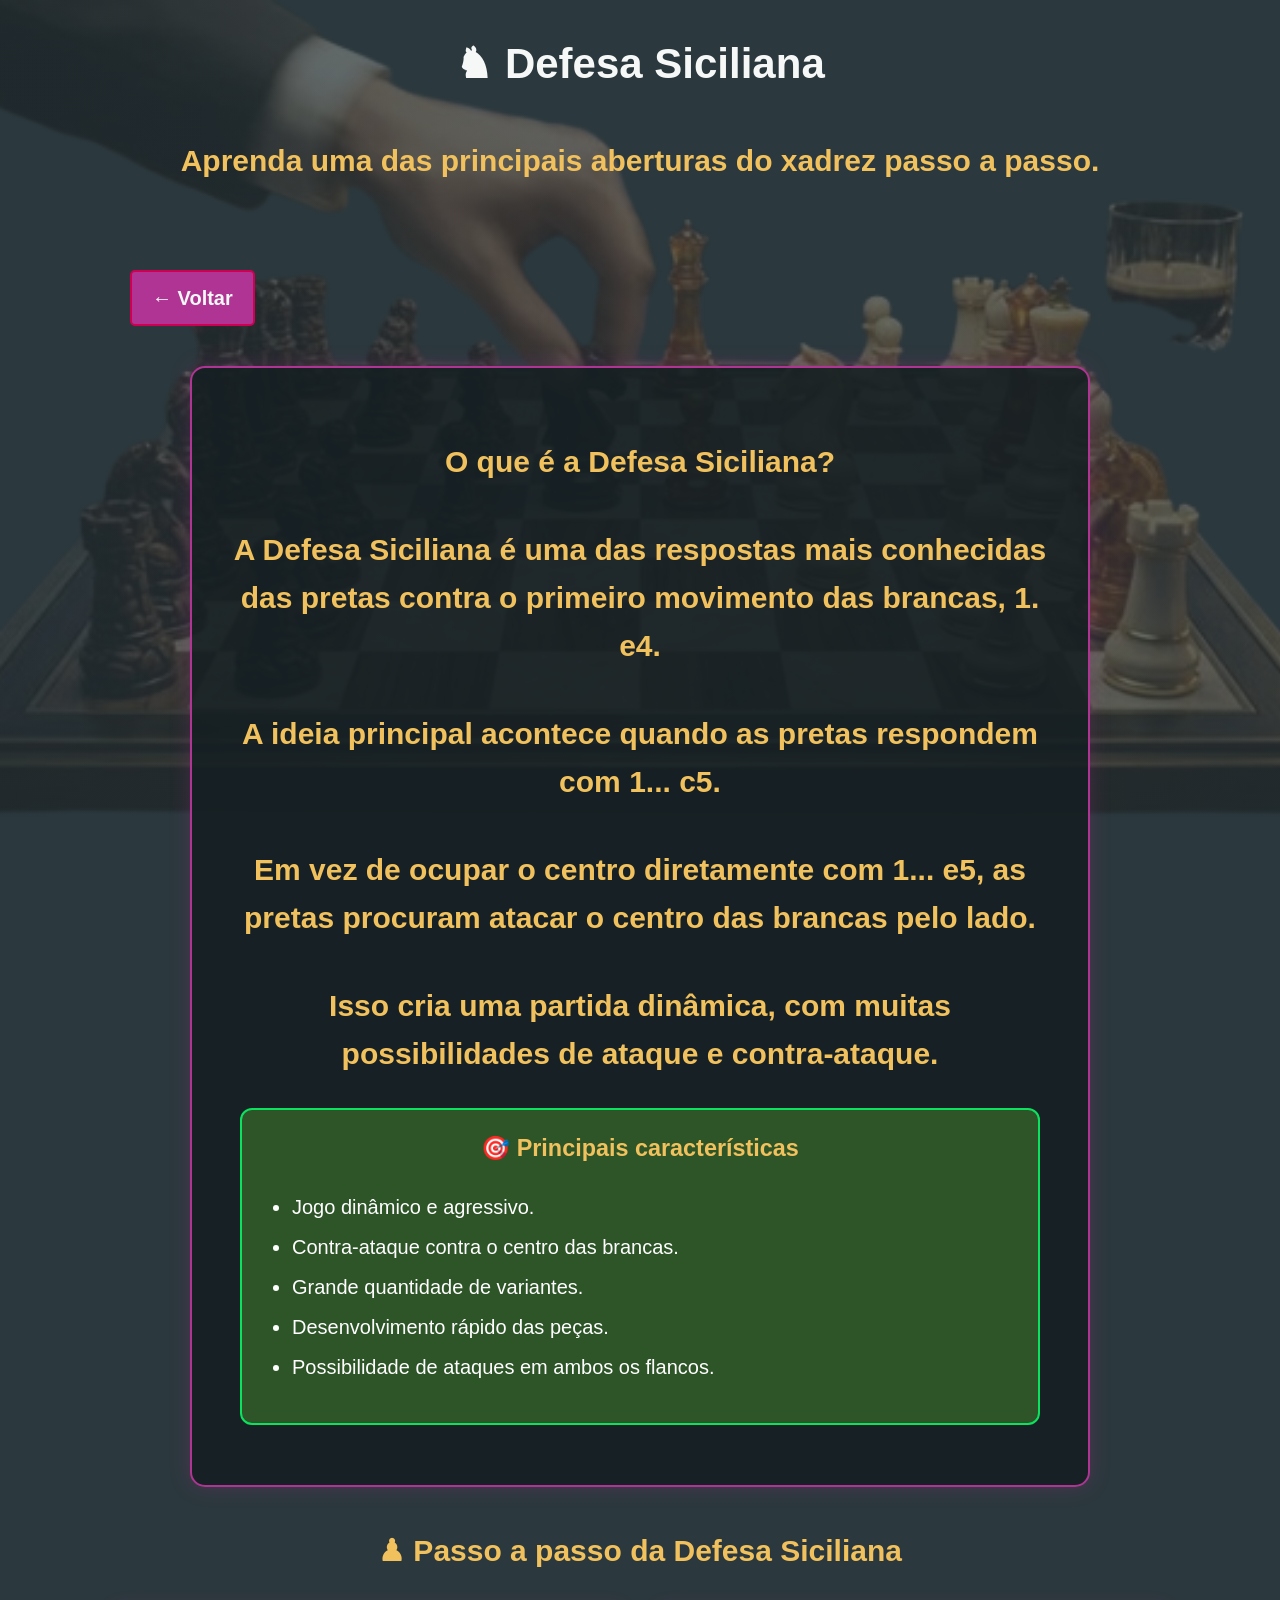
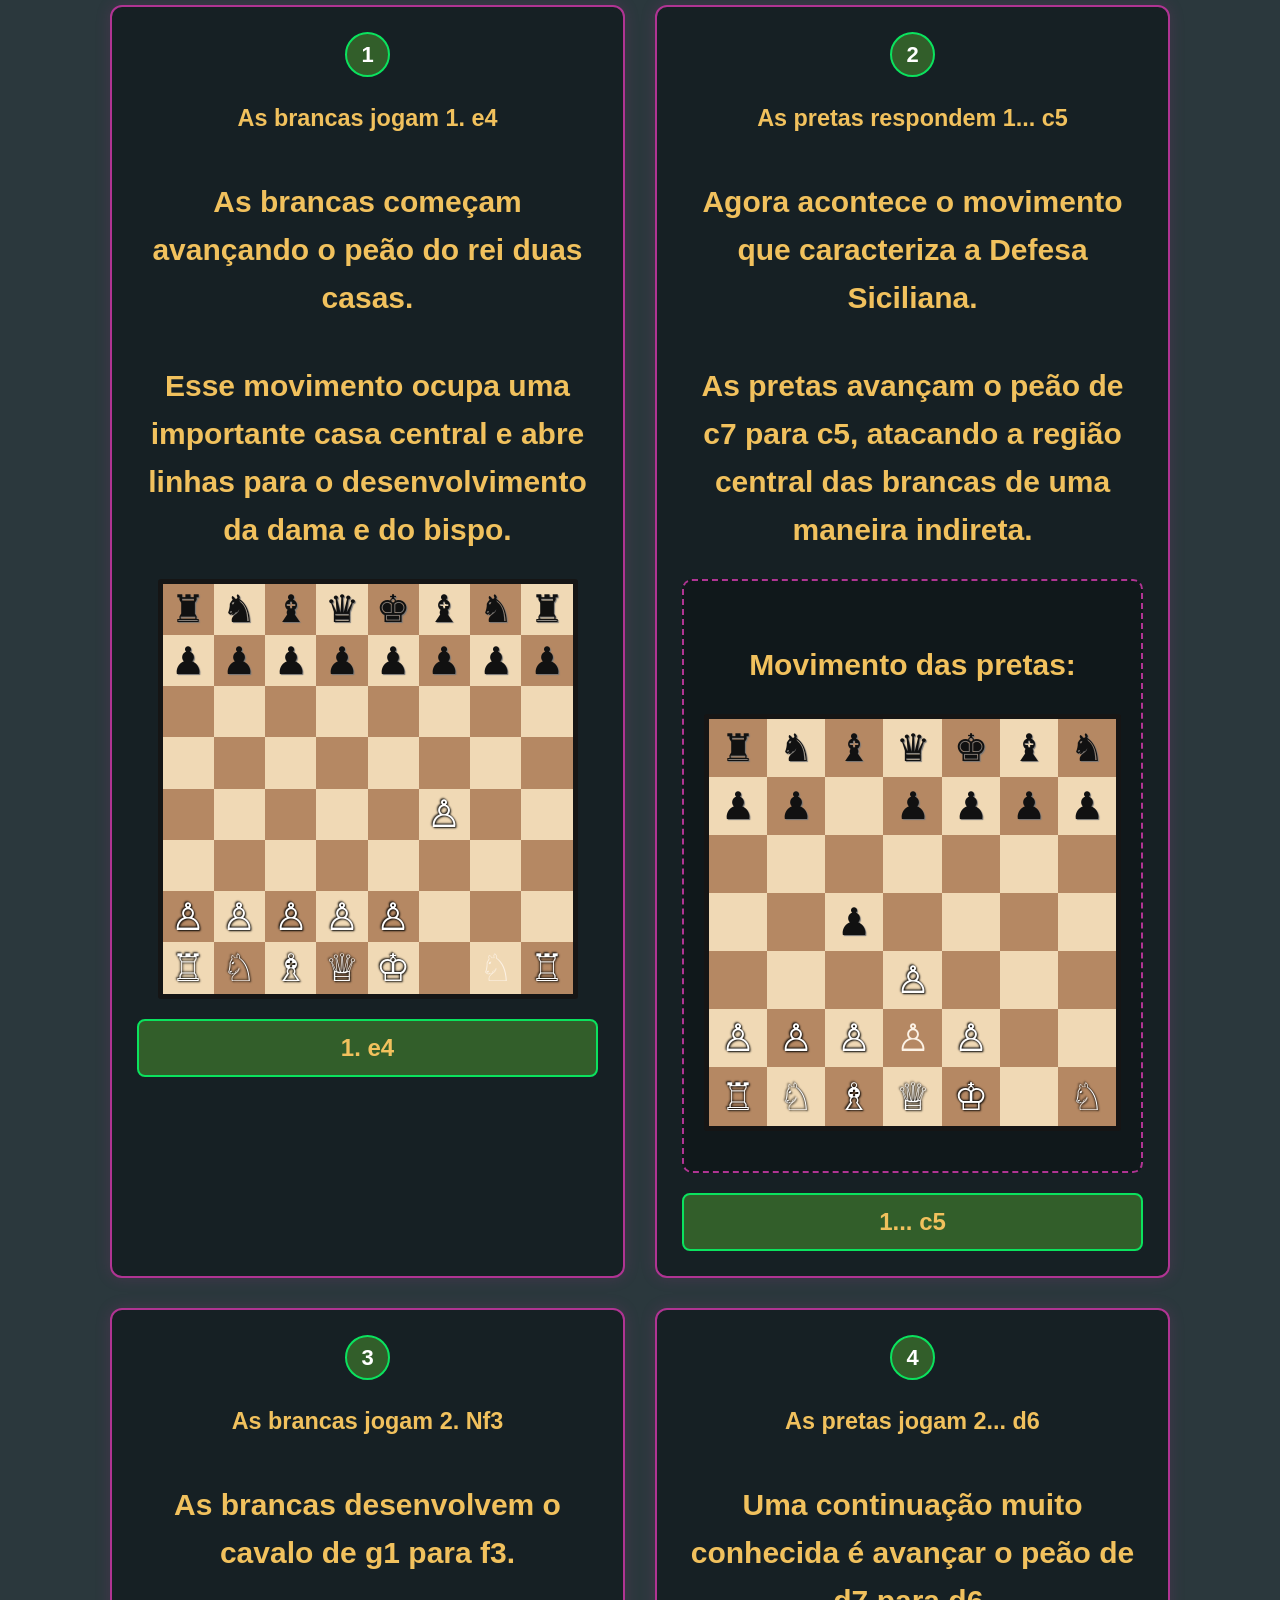
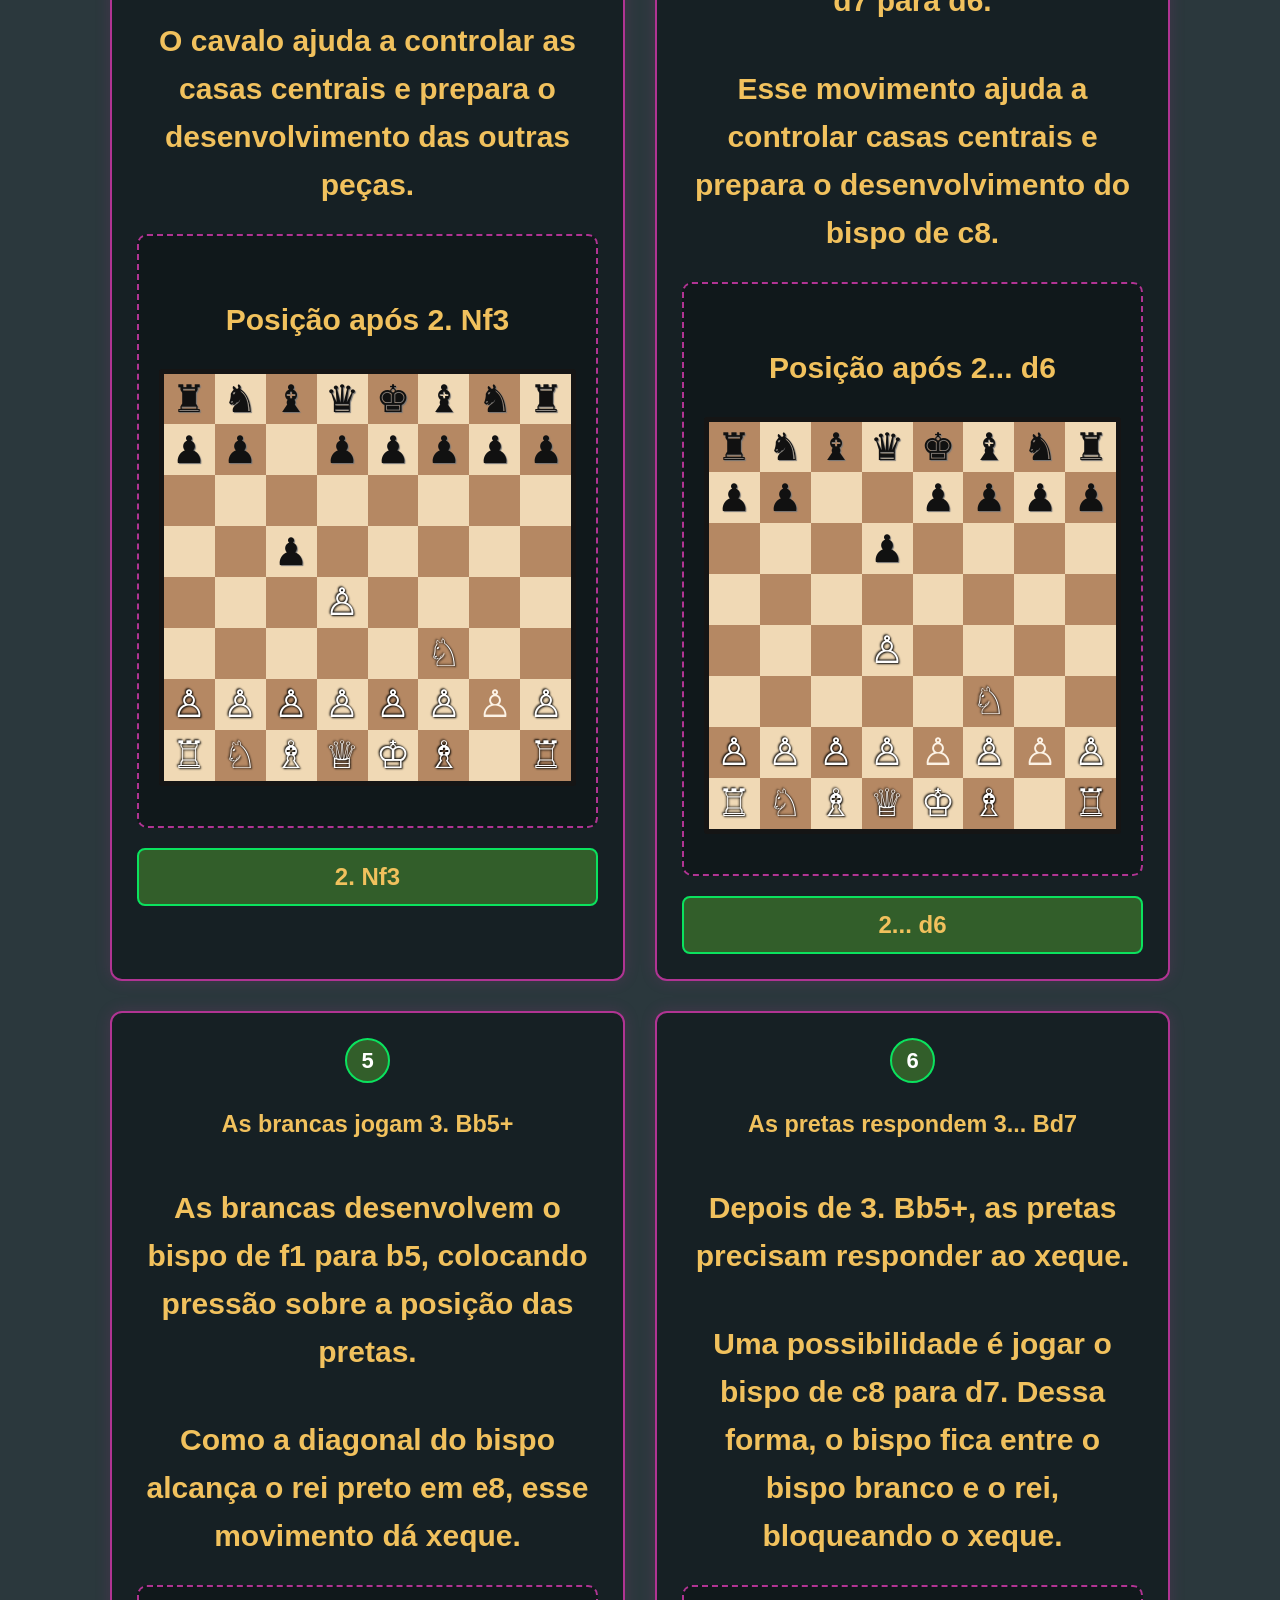
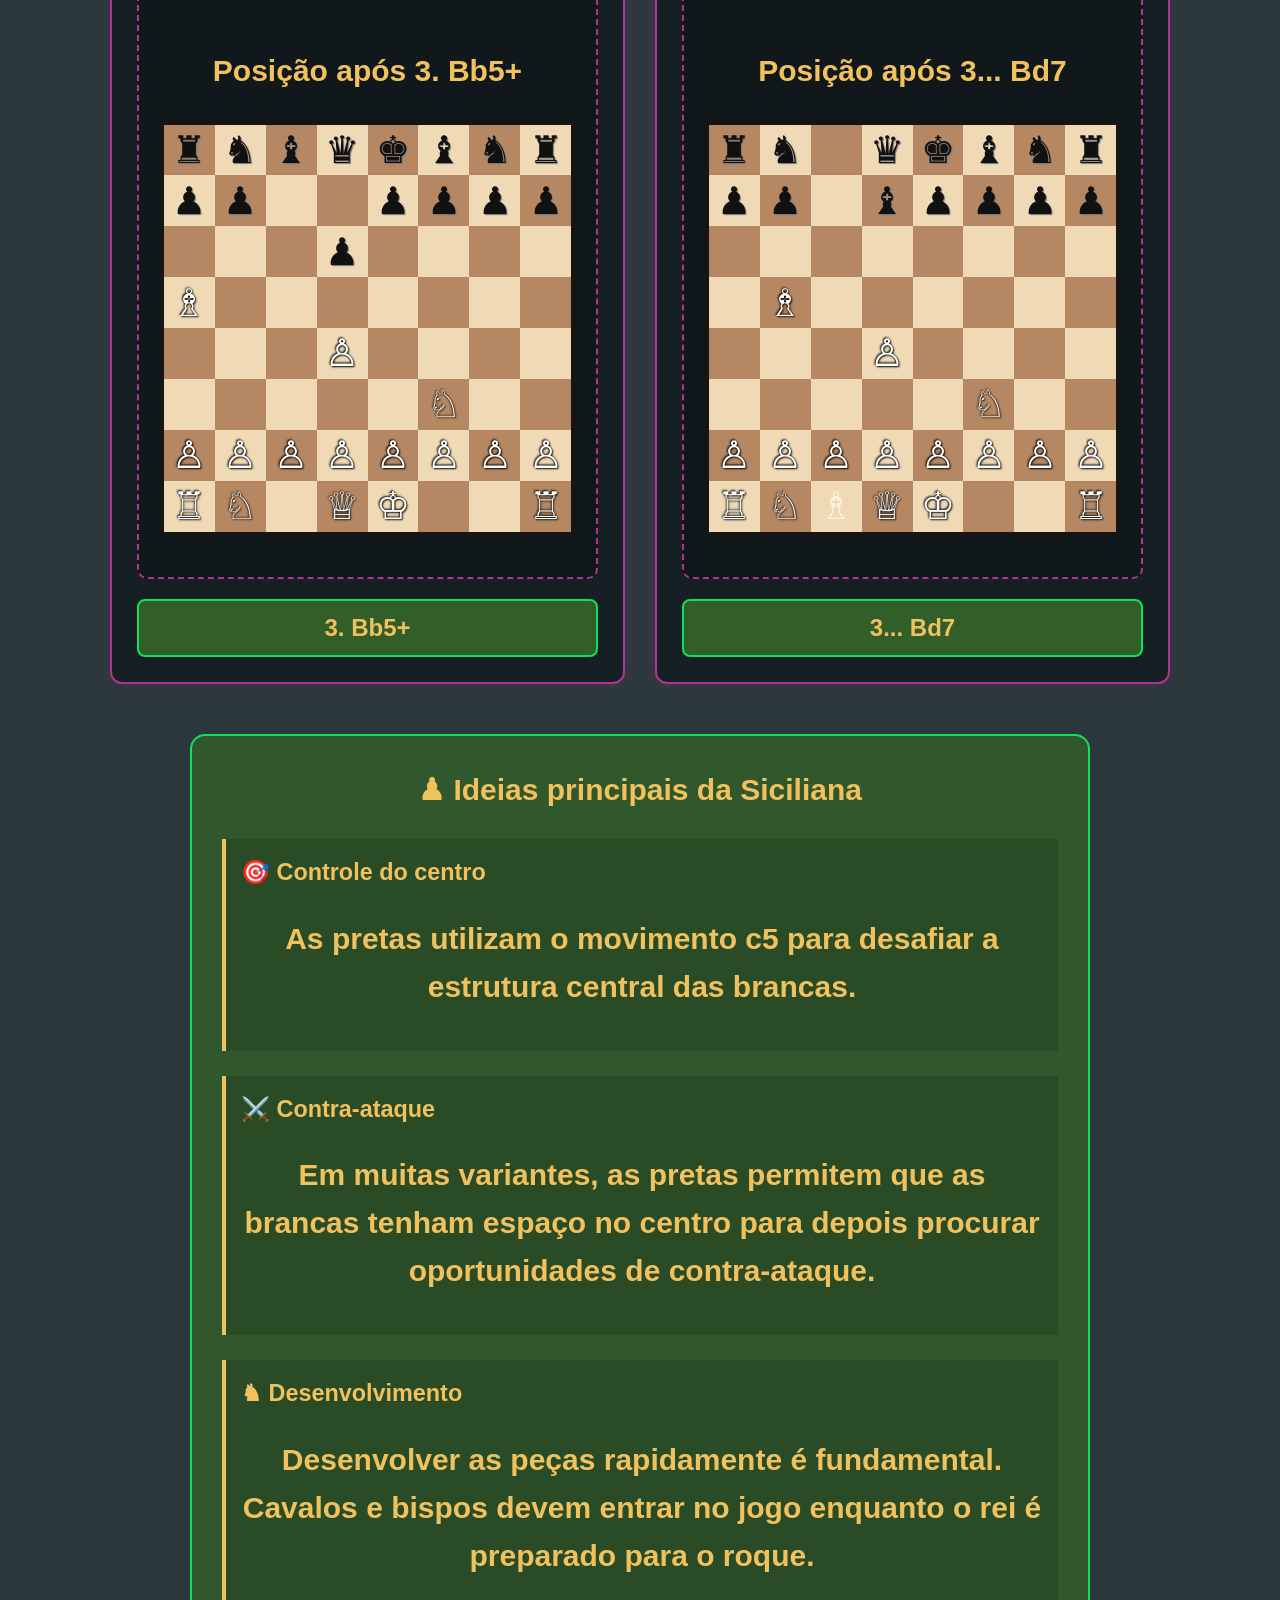
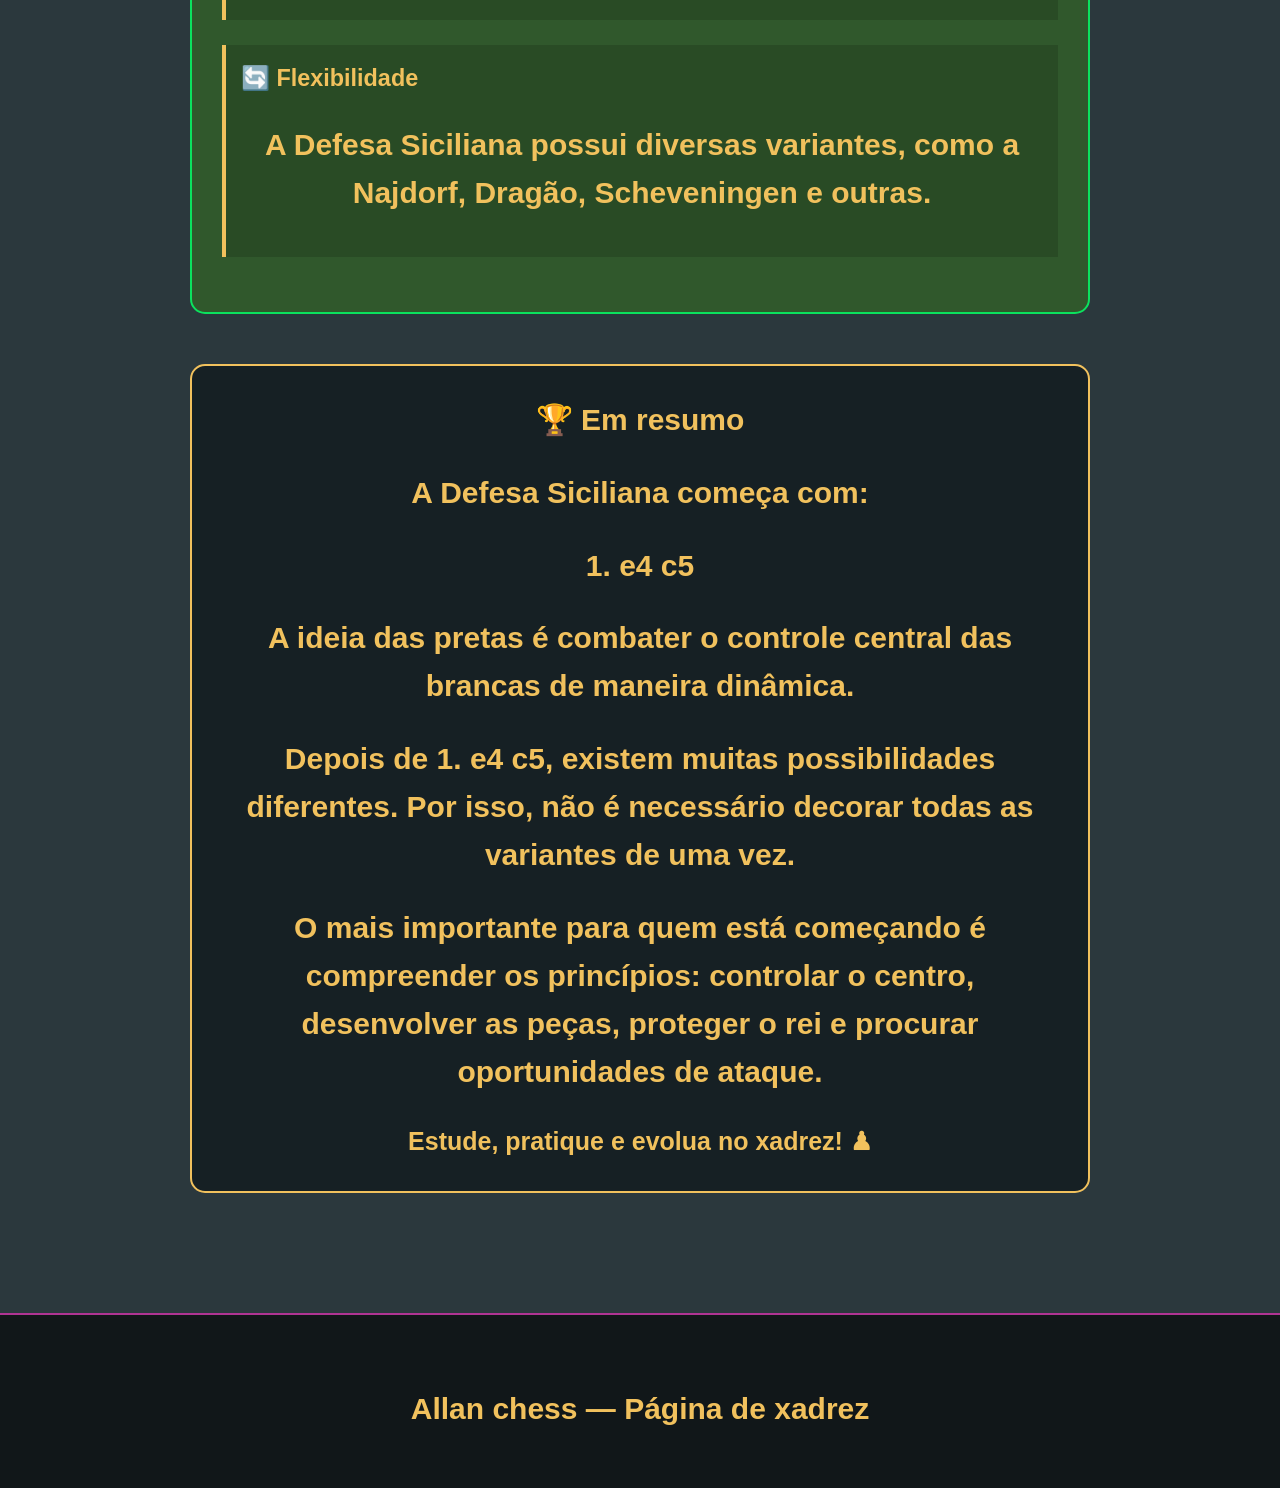
<file: Defesa_Siciliana.html>
<!DOCTYPE html>
<html lang="pt-BR">

<head>
    <meta charset="UTF-8">
    <meta name="viewport" content="width=device-width, initial-scale=1.0">

    <title>Defesa Siciliana | Allanhq</title>

    <style>

        /* ================= Base do Site ================= */

        * {
            box-sizing: border-box;
        }

        body {
            background-color: #2b383d;

            background-image:
                linear-gradient(
                    rgba(43, 56, 61, 0.72),
                    rgba(43, 56, 61, 0.72)
                ),
                url('../assets/Tabuleirosemfundo.png');

            background-size: cover;
            background-position: center;
            background-repeat: no-repeat;
            background-attachment: fixed;

            min-height: 100vh;

            color: #FCF2E5;

            font-family:
                'Trebuchet MS',
                'Lucida Sans Unicode',
                'Lucida Grande',
                'Lucida Sans',
                Arial,
                sans-serif;

            font-size: 20px;
            line-height: 1.6;

            margin: 0;
            padding: 0;
        }


        /* ================= Cabeçalho ================= */

        header {
            text-align: center;
            padding: 20px;
        }

        header img {
            height: 200px;
            max-width: 90%;
            object-fit: contain;
        }

        header h1 {
            color: #f6f8f7;
            font-size: 42px;
            margin: 10px 0;
        }

        header p {
            color: #f6f8f7;
            max-width: 800px;
            margin: 0 auto;
        }


        /* ================= Tipografia ================= */

        h1,
        h2,
        h3,
        p {
            color: #f6f8f7;
            text-align: center;
        }

        h2 {
            color: #f1c15d;
            margin-top: 40px;
        }

        h3 {
            color: #f1c15d;
        }

        .texto-claro {
            color: #f6f8f7;
            text-align: center;
        }

        .destaque-ouro {
            color: #f1c15d;
            font-weight: bold;
        }

        .destaque-claro {
            color: white;
            font-weight: bold;
        }


        /* ================= Conteúdo ================= */

        .conteudo-abertura {
            width: min(1100px, 92%);
            margin: 0 auto;
            padding: 20px;
        }


        /* ================= Botão Voltar ================= */

        .btn-voltar {
            display: inline-block;

            color: #f6f8f7;
            background-color: #b03493;

            border: 2px solid #cf0053;
            border-radius: 5px;

            padding: 10px 20px;

            text-decoration: none;

            margin: 20px;

            font-weight: bold;

            transition: 0.3s ease;
        }

        .btn-voltar:hover {
            background-color: #ed0b65;
            transform: scale(1.05);
        }


        /* ================= Introdução ================= */

        .introducao-siciliana {
            background-color: rgba(20, 30, 34, 0.85);

            border: 2px solid #b03493;
            border-radius: 15px;

            padding: 30px;

            margin: 20px auto 40px;

            max-width: 900px;

            box-shadow:
                0 0 20px rgba(176, 52, 147, 0.25);
        }

        .introducao-siciliana p {
            text-align: justify;
            margin: 15px 0;
        }


        /* ================= Caixa de Informação ================= */

        .caixa-informacao {
            background-color: rgba(50, 94, 42, 0.85);

            border: 2px solid #0be25e;

            border-radius: 12px;

            padding: 20px;

            margin: 30px auto;

            max-width: 800px;
        }

        .caixa-informacao h3 {
            margin-top: 0;
        }

        .caixa-informacao ul {
            color: white;
            padding-left: 30px;
        }

        .caixa-informacao li {
            margin: 8px 0;
        }


        /* ================= Passo a Passo ================= */

        .passos-siciliana {
            display: grid;

            grid-template-columns:
                repeat(2, minmax(0, 1fr));

            gap: 30px;

            margin-top: 30px;
        }


        /* ================= Cartão de cada passo ================= */

        .passo-siciliana {
            background-color: rgba(20, 30, 34, 0.90);

            border: 2px solid #b03493;

            border-radius: 12px;

            padding: 25px;

            box-shadow:
                0 0 15px rgba(176, 52, 147, 0.20);

            transition:
                transform 0.3s ease,
                box-shadow 0.3s ease;
        }

        .passo-siciliana:hover {
            transform: translateY(-5px);

            box-shadow:
                0 0 25px rgba(247, 238, 66, 0.25);
        }


        /* ================= Número do passo ================= */

        .numero-passo {
            display: flex;

            align-items: center;
            justify-content: center;

            width: 45px;
            height: 45px;

            margin: 0 auto 15px;

            border-radius: 50%;

            background-color: #325e2a;

            border: 2px solid #0be25e;

            color: white;

            font-size: 22px;

            font-weight: bold;
        }


        /* ================= Texto dos passos ================= */

        .passo-siciliana p {
            text-align: justify;

            font-size: 17px;

            color: #f6f8f7;
        }


        /* ================= Movimento do Xadrez ================= */

        .movimento {
            display: block;

            background-color: #325e2a;

            border: 2px solid #0be25e;

            color: #f1c15d;

            text-align: center;

            font-size: 24px;

            font-weight: bold;

            padding: 8px;

            border-radius: 8px;

            margin-top: 20px;
        }


        /* ================= Área para imagens ================= */

        .area-tabuleiro {
            border: 2px dashed #b03493;

            padding: 20px;

            text-align: center;

            margin-top: 20px;

            border-radius: 10px;

            background-color: rgba(0, 0, 0, 0.25);
        }

        .area-tabuleiro img {
            width: 100%;
            max-width: 500px;

            height: auto;

            border-radius: 8px;

            display: block;

            margin: 0 auto;
        }


        /* ================= Tabuleiro em HTML ================= */

        .tabuleiro {
            width: 100%;
            max-width: 420px;

            aspect-ratio: 1 / 1;

            margin: 20px auto;

            display: grid;

            grid-template-columns:
                repeat(8, 1fr);

            border: 5px solid #151515;

            border-radius: 3px;

            overflow: hidden;
        }

        .casa {
            display: flex;

            align-items: center;
            justify-content: center;

            aspect-ratio: 1 / 1;

            font-size: clamp(
                20px,
                5vw,
                38px
            );

            line-height: 1;
        }

        .clara {
            background-color: #f0d9b5;
        }

        .escura {
            background-color: #b58863;
        }

        .branca {
            color: #ffffff;

            text-shadow:
                1px 1px 2px #000,
                -1px -1px 2px #000;
        }

        .preta {
            color: #111111;

            text-shadow:
                1px 1px 1px #777;
        }


        /* ================= Ideias Principais ================= */

        .ideias-principais {
            background-color: rgba(50, 94, 42, 0.85);

            border: 2px solid #0be25e;

            border-radius: 15px;

            padding: 30px;

            margin: 50px auto;

            max-width: 900px;
        }

        .ideias-principais h2 {
            margin-top: 0;
        }

        .ideia {
            margin: 25px 0;

            padding: 15px;

            border-left: 4px solid #f1c15d;

            background-color: rgba(0, 0, 0, 0.15);
        }

        .ideia h3 {
            text-align: left;
            margin-top: 0;
        }

        .ideia p {
            text-align: justify;
            margin-bottom: 0;
        }


        /* ================= Resumo ================= */

        .resumo-siciliana {
            background-color: rgba(20, 30, 34, 0.90);

            border: 2px solid #f1c15d;

            border-radius: 15px;

            padding: 30px;

            margin: 50px auto;

            max-width: 900px;
        }

        .resumo-siciliana h2 {
            margin-top: 0;
        }

        .resumo-siciliana p {
            text-align: justify;
        }

        .frase-final {
            color: #f1c15d;

            font-size: 25px;

            font-weight: bold;

            text-align: center;

            margin-top: 25px;
        }


        /* ================= Rodapé ================= */

        footer {
            text-align: center;

            padding: 30px 20px;

            margin-top: 50px;

            background-color: rgba(15, 20, 22, 0.90);

            border-top: 2px solid #b03493;
        }

        footer p {
            margin: 0;
        }


        /* ================= RESPONSIVIDADE ================= */

        @media (max-width: 900px) {

            body {
                background-attachment: scroll;
                font-size: 18px;
            }

            header img {
                height: 150px;
            }

            header h1 {
                font-size: 35px;
            }

            .passos-siciliana {
                grid-template-columns: 1fr;
            }

            .conteudo-abertura {
                width: 94%;
                padding: 10px;
            }
        }


        /* ================= CELULAR ================= */

        @media (max-width: 600px) {

            body {
                font-size: 16px;

                background-image:
                    linear-gradient(
                        rgba(43, 56, 61, 0.82),
                        rgba(43, 56, 61, 0.82)
                    ),
                    url('../assets/Tabuleirosemfundo.png');
            }

            header {
                padding: 15px 10px;
            }

            header img {
                height: 110px;
            }

            header h1 {
                font-size: 28px;

                line-height: 1.2;
            }

            header p {
                font-size: 16px;
            }

            h2 {
                font-size: 25px;
            }

            h3 {
                font-size: 20px;
            }

            .conteudo-abertura {
                width: 100%;

                padding: 10px;
            }

            .btn-voltar {
                display: block;

                width: fit-content;

                margin: 15px auto;
            }

            .introducao-siciliana {
                padding: 18px;

                margin-top: 20px;
            }

            .introducao-siciliana p {
                text-align: left;

                font-size: 16px;
            }

            .caixa-informacao {
                padding: 18px;
            }

            .caixa-informacao ul {
                padding-left: 20px;
            }

            .passos-siciliana {
                display: flex;

                flex-direction: column;

                gap: 20px;
            }

            .passo-siciliana {
                padding: 18px;
            }

            .passo-siciliana p {
                text-align: left;

                font-size: 16px;
            }

            .tabuleiro {
                max-width: 330px;

                border-width: 3px;
            }

            .casa {
                font-size: 27px;
            }

            .movimento {
                font-size: 20px;
            }

            .ideias-principais,
            .resumo-siciliana {
                padding: 20px;

                margin: 30px auto;
            }

            .ideia p,
            .resumo-siciliana p {
                text-align: left;

                font-size: 16px;
            }

            .frase-final {
                font-size: 20px;
            }

            footer {
                padding: 20px 10px;
            }
        }


        /* ================= CELULARES PEQUENOS ================= */

        @media (max-width: 380px) {

            header h1 {
                font-size: 24px;
            }

            .tabuleiro {
                max-width: 280px;
            }

            .casa {
                font-size: 22px;
            }

            .passo-siciliana {
                padding: 14px;
            }

            .movimento {
                font-size: 18px;
            }
        }

    </style>

</head>


<body>


    <!-- ================= CABEÇALHO ================= -->

    <header>

        <!-- Se você tiver sua logo, pode colocar aqui -->
        <!--
        <img src="../assets/logo.png" alt="Logo Allanhq">
        -->

        <h1>♞ Defesa Siciliana</h1>

        <h2>
            Aprenda uma das principais aberturas do xadrez
            passo a passo.
        </h2>

    </header>


    <!-- ================= CONTEÚDO ================= -->

    <main class="conteudo-abertura">


        <!-- BOTÃO VOLTAR -->

        <a href="index.html" class="btn-voltar">
            ← Voltar
        </a>


        <!-- ================= INTRODUÇÃO ================= -->

        <section class="introducao-siciliana">

            <h2>
                O que é a Defesa Siciliana?
            </h2>

            <h2>
                A <span class="destaque-ouro">Defesa Siciliana</span>
                é uma das respostas mais conhecidas das pretas
                contra o primeiro movimento das brancas,
                <strong>1. e4</strong>.
            </h2>

            <h2>
                A ideia principal acontece quando as pretas respondem
                com <span class="destaque-ouro">1... c5</span>.
            </h2>

            <h2>
                Em vez de ocupar o centro diretamente com
                <strong>1... e5</strong>, as pretas procuram
                atacar o centro das brancas pelo lado.
            </h2>

            <h2>
                Isso cria uma partida dinâmica, com muitas possibilidades
                de ataque e contra-ataque.
            </h2>


            <div class="caixa-informacao">

                <h3>
                    🎯 Principais características
                </h3>

                <ul>

                    <li>
                        Jogo dinâmico e agressivo.
                    </li>

                    <li>
                        Contra-ataque contra o centro das brancas.
                    </li>

                    <li>
                        Grande quantidade de variantes.
                    </li>

                    <li>
                        Desenvolvimento rápido das peças.
                    </li>

                    <li>
                        Possibilidade de ataques em ambos os flancos.
                    </li>

                </ul>

            </div>

        </section>


        <!-- ================= PASSO A PASSO ================= -->

        <h2>
            ♟ Passo a passo da Defesa Siciliana
        </h2>


        <section class="passos-siciliana">


            <!-- ================= PASSO 1 ================= -->

            <article class="passo-siciliana">

                <div class="numero-passo">
                    1
                </div>

                <h3>
                    As brancas jogam 1. e4
                </h3>

                <h2>
                    As brancas começam avançando o peão do rei
                    duas casas.
                </h2>

                <h2>
                    Esse movimento ocupa uma importante casa central
                    e abre linhas para o desenvolvimento da dama
                    e do bispo.
                </h2>


                <div class="tabuleiro">

                    <!-- 8 -->

                    <div class="casa escura preta">♜</div>
                    <div class="casa clara preta">♞</div>
                    <div class="casa escura preta">♝</div>
                    <div class="casa clara preta">♛</div>
                    <div class="casa escura preta">♚</div>
                    <div class="casa clara preta">♝</div>
                    <div class="casa escura preta">♞</div>
                    <div class="casa clara preta">♜</div>

                    <!-- 7 -->

                    <div class="casa clara preta">♟</div>
                    <div class="casa escura preta">♟</div>
                    <div class="casa clara preta">♟</div>
                    <div class="casa escura preta">♟</div>
                    <div class="casa clara preta">♟</div>
                    <div class="casa escura preta">♟</div>
                    <div class="casa clara preta">♟</div>
                    <div class="casa escura preta">♟</div>

                    <!-- 6 -->

                    <div class="casa escura"></div>
                    <div class="casa clara"></div>
                    <div class="casa escura"></div>
                    <div class="casa clara"></div>
                    <div class="casa escura"></div>
                    <div class="casa clara"></div>
                    <div class="casa escura"></div>
                    <div class="casa clara"></div>

                    <!-- 5 -->

                    <div class="casa clara"></div>
                    <div class="casa escura"></div>
                    <div class="casa clara"></div>
                    <div class="casa escura"></div>
                    <div class="casa clara"></div>
                    <div class="casa escura"></div>
                    <div class="casa clara"></div>
                    <div class="casa escura"></div>

                    <!-- 4 -->

                    <div class="casa escura"></div>
                    <div class="casa clara"></div>
                    <div class="casa escura"></div>
                    <div class="casa clara"></div>
                    <div class="casa escura"></div>

                    <div class="casa clara branca">
                        ♙
                    </div>

                    <div class="casa escura"></div>
                    <div class="casa clara"></div>

                    <!-- 3 -->

                    <div class="casa clara"></div>
                    <div class="casa escura"></div>
                    <div class="casa clara"></div>
                    <div class="casa escura"></div>
                    <div class="casa clara"></div>
                    <div class="casa escura"></div>
                    <div class="casa clara"></div>
                    <div class="casa escura"></div>

                    <!-- 2 -->

                    <div class="casa escura branca">♙</div>
                    <div class="casa clara branca">♙</div>
                    <div class="casa escura branca">♙</div>
                    <div class="casa clara branca">♙</div>
                    <div class="casa escura branca">♙</div>
                    <div class="casa clara"></div>
                    <div class="casa escura"></div>
                    <div class="casa clara"></div>

                    <!-- 1 -->

                    <div class="casa clara branca">♖</div>
                    <div class="casa escura branca">♘</div>
                    <div class="casa clara branca">♗</div>
                    <div class="casa escura branca">♕</div>
                    <div class="casa clara branca">♔</div>
                    <div class="casa escura"></div>
                    <div class="casa clara white">♘</div>
                    <div class="casa escura branca">♖</div>

                </div>


                <span class="movimento">
                    1. e4
                </span>

            </article>


            <!-- ================= PASSO 2 ================= -->

            <article class="passo-siciliana">

                <div class="numero-passo">
                    2
                </div>

                <h3>
                    As pretas respondem 1... c5
                </h3>

                <h2>
                    Agora acontece o movimento que caracteriza
                    a Defesa Siciliana.
                </h2>

                <h2>
                    As pretas avançam o peão de c7 para c5,
                    atacando a região central das brancas
                    de uma maneira indireta.
                </h2>

                <div class="area-tabuleiro">

                    <h2 class="destaque-ouro">
                        Movimento das pretas:
                    </h2>

                    <div class="tabuleiro">

                        <!-- Representação simplificada -->

                        <div class="casa escura preta">♜</div>
                        <div class="casa clara preta">♞</div>
                        <div class="casa escura preta">♝</div>
                        <div class="casa clara preta">♛</div>
                        <div class="casa escura preta">♚</div>
                        <div class="casa clara preta">♝</div>
                        <div class="casa escura preta">♞</div>
                        <div class="casa clara preta">♜</div>

                        <div class="casa clara preta">♟</div>
                        <div class="casa escura preta">♟</div>
                        <div class="casa clara"></div>
                        <div class="casa escura preta">♟</div>
                        <div class="casa clara preta">♟</div>
                        <div class="casa escura preta">♟</div>
                        <div class="casa clara preta">♟</div>
                        <div class="casa escura preta">♟</div>

                        <div class="casa escura"></div>
                        <div class="casa clara"></div>
                        <div class="casa escura"></div>
                        <div class="casa clara"></div>
                        <div class="casa escura"></div>
                        <div class="casa clara"></div>
                        <div class="casa escura"></div>
                        <div class="casa clara"></div>

                        <div class="casa clara"></div>
                        <div class="casa escura"></div>

                        <div class="casa clara preta">
                            ♟
                        </div>

                        <div class="casa escura"></div>
                        <div class="casa clara"></div>
                        <div class="casa escura"></div>
                        <div class="casa clara"></div>
                        <div class="casa escura"></div>

                        <div class="casa escura"></div>
                        <div class="casa clara"></div>
                        <div class="casa escura"></div>

                        <div class="casa clara branca">
                            ♙
                        </div>

                        <div class="casa escura"></div>
                        <div class="casa clara"></div>
                        <div class="casa escura"></div>
                        <div class="casa clara"></div>

                        <div class="casa clara branca">♙</div>
                        <div class="casa escura branca">♙</div>
                        <div class="casa clara branca">♙</div>
                        <div class="casa escura white">♙</div>
                        <div class="casa clara branca">♙</div>
                        <div class="casa escura"></div>
                        <div class="casa clara"></div>
                        <div class="casa escura"></div>

                        <div class="casa escura branca">♖</div>
                        <div class="casa clara branca">♘</div>
                        <div class="casa escura branca">♗</div>
                        <div class="casa clara branca">♕</div>
                        <div class="casa escura branca">♔</div>
                        <div class="casa clara"></div>
                        <div class="casa escura branca">♘</div>
                        <div class="casa clara branca">♖</div>

                    </div>

                </div>

                <span class="movimento">
                    1... c5
                </span>

            </article>


            <!-- ================= PASSO 3 ================= -->

<article class="passo-siciliana">

    <div class="numero-passo">
        3
    </div>

    <h3>
        As brancas jogam 2. Nf3
    </h3>

    <h2>
        As brancas desenvolvem o cavalo de g1 para f3.
    </h2>

    <h2>
        O cavalo ajuda a controlar as casas centrais
        e prepara o desenvolvimento das outras peças.
    </h2>


    <!-- TABULEIRO -->

    <div class="area-tabuleiro">

        <h2 class="destaque-ouro">
            Posição após 2. Nf3
        </h2>

        <div class="tabuleiro">

            <!-- 8 -->
            <div class="casa escura preta">♜</div>
            <div class="casa clara preta">♞</div>
            <div class="casa escura preta">♝</div>
            <div class="casa clara preta">♛</div>
            <div class="casa escura preta">♚</div>
            <div class="casa clara preta">♝</div>
            <div class="casa escura preta">♞</div>
            <div class="casa clara preta">♜</div>

            <!-- 7 -->
            <div class="casa clara preta">♟</div>
            <div class="casa escura preta">♟</div>
            <div class="casa clara"></div>
            <div class="casa escura preta">♟</div>
            <div class="casa clara preta">♟</div>
            <div class="casa escura preta">♟</div>
            <div class="casa clara preta">♟</div>
            <div class="casa escura preta">♟</div>

            <!-- 6 -->
            <div class="casa escura"></div>
            <div class="casa clara"></div>
            <div class="casa escura"></div>
            <div class="casa clara"></div>
            <div class="casa escura"></div>
            <div class="casa clara"></div>
            <div class="casa escura"></div>
            <div class="casa clara"></div>

            <!-- 5 -->
            <div class="casa clara"></div>
            <div class="casa escura"></div>
            <div class="casa clara preta">♟</div>
            <div class="casa escura"></div>
            <div class="casa clara"></div>
            <div class="casa escura"></div>
            <div class="casa clara"></div>
            <div class="casa escura"></div>

            <!-- 4 -->
            <div class="casa escura"></div>
            <div class="casa clara"></div>
            <div class="casa escura"></div>
            <div class="casa clara branca">♙</div>
            <div class="casa escura"></div>
            <div class="casa clara"></div>
            <div class="casa escura"></div>
            <div class="casa clara"></div>

            <!-- 3 -->
            <div class="casa clara"></div>
            <div class="casa escura"></div>
            <div class="casa clara"></div>
            <div class="casa escura"></div>
            <div class="casa clara"></div>
            <div class="casa escura branca">♘</div>
            <div class="casa clara"></div>
            <div class="casa escura"></div>

            <!-- 2 -->
            <div class="casa escura branca">♙</div>
            <div class="casa clara branca">♙</div>
            <div class="casa escura branca">♙</div>
            <div class="casa clara branca">♙</div>
            <div class="casa escura branca">♙</div>
            <div class="casa clara branca">♙</div>
            <div class="casa escura white">♙</div>
            <div class="casa clara branca">♙</div>

            <!-- 1 -->
            <div class="casa clara branca">♖</div>
            <div class="casa escura branca">♘</div>
            <div class="casa clara branca">♗</div>
            <div class="casa escura branca">♕</div>
            <div class="casa clara branca">♔</div>
            <div class="casa escura branca">♗</div>
            <div class="casa clara"></div>
            <div class="casa escura branca">♖</div>

        </div>

    </div>


    <span class="movimento">
        2. Nf3
    </span>

</article>


           <!-- ================= PASSO 4 ================= -->

<article class="passo-siciliana">

    <div class="numero-passo">
        4
    </div>

    <h3>
        As pretas jogam 2... d6
    </h3>

    <h2>
        Uma continuação muito conhecida é avançar
        o peão de d7 para d6.
    </h2>

    <h2>
        Esse movimento ajuda a controlar casas centrais
        e prepara o desenvolvimento do bispo de c8.
    </h2>


    <!-- TABULEIRO -->

    <div class="area-tabuleiro">

        <h2 class="destaque-ouro">
            Posição após 2... d6
        </h2>

        <div class="tabuleiro">

            <!-- 8 -->
            <div class="casa escura preta">♜</div>
            <div class="casa clara preta">♞</div>
            <div class="casa escura preta">♝</div>
            <div class="casa clara preta">♛</div>
            <div class="casa escura preta">♚</div>
            <div class="casa clara preta">♝</div>
            <div class="casa escura preta">♞</div>
            <div class="casa clara preta">♜</div>

            <!-- 7 -->
            <div class="casa clara preta">♟</div>
            <div class="casa escura preta">♟</div>
            <div class="casa clara"></div>
            <div class="casa escura"></div>
            <div class="casa clara preta">♟</div>
            <div class="casa escura preta">♟</div>
            <div class="casa clara preta">♟</div>
            <div class="casa escura preta">♟</div>

            <!-- 6 -->
            <div class="casa escura"></div>
            <div class="casa clara"></div>
            <div class="casa escura"></div>

            <div class="casa clara preta">
                ♟
            </div>

            <div class="casa escura"></div>
            <div class="casa clara"></div>
            <div class="casa escura"></div>
            <div class="casa clara"></div>

            <!-- 5 -->
            <div class="casa clara"></div>
            <div class="casa escura"></div>
            <div class="casa clara"></div>
            <div class="casa escura"></div>
            <div class="casa clara"></div>
            <div class="casa escura"></div>
            <div class="casa clara"></div>
            <div class="casa escura"></div>

            <!-- 4 -->
            <div class="casa escura"></div>
            <div class="casa clara"></div>
            <div class="casa escura"></div>

            <div class="casa clara branca">
                ♙
            </div>

            <div class="casa escura"></div>
            <div class="casa clara"></div>
            <div class="casa escura"></div>
            <div class="casa clara"></div>

            <!-- 3 -->
            <div class="casa clara"></div>
            <div class="casa escura"></div>
            <div class="casa clara"></div>
            <div class="casa escura"></div>
            <div class="casa clara"></div>

            <div class="casa escura branca">
                ♘
            </div>

            <div class="casa clara"></div>
            <div class="casa escura"></div>

            <!-- 2 -->
            <div class="casa escura branca">♙</div>
            <div class="casa clara branca">♙</div>
            <div class="casa escura branca">♙</div>
            <div class="casa clara branca">♙</div>
            <div class="casa escura white">♙</div>
            <div class="casa clara branca">♙</div>
            <div class="casa escura white">♙</div>
            <div class="casa clara branca">♙</div>

            <!-- 1 -->
            <div class="casa clara branca">♖</div>
            <div class="casa escura branca">♘</div>
            <div class="casa clara branca">♗</div>
            <div class="casa escura branca">♕</div>
            <div class="casa clara branca">♔</div>
            <div class="casa escura branca">♗</div>
            <div class="casa clara"></div>
            <div class="casa escura branca">♖</div>

        </div>

    </div>


    <span class="movimento">
        2... d6
    </span>

</article>

          <!-- ================= PASSO 5 ================= -->

<article class="passo-siciliana">

    <div class="numero-passo">
        5
    </div>

    <h3>
        As brancas jogam 3. Bb5+
    </h3>

    <h2>
        As brancas desenvolvem o bispo de f1 para b5,
        colocando pressão sobre a posição das pretas.
    </h2>

    <h2>
        Como a diagonal do bispo alcança o rei preto em e8,
        esse movimento dá xeque.
    </h2>


    <!-- TABULEIRO -->

    <div class="area-tabuleiro">

        <h2 class="destaque-ouro">
            Posição após 3. Bb5+
        </h2>

        <div class="tabuleiro">

            <!-- 8 -->
            <div class="casa escura preta">♜</div>
            <div class="casa clara preta">♞</div>
            <div class="casa escura preta">♝</div>
            <div class="casa clara preta">♛</div>

            <div class="casa escura preta">
                ♚
            </div>

            <div class="casa clara preta">♝</div>
            <div class="casa escura preta">♞</div>
            <div class="casa clara preta">♜</div>

            <!-- 7 -->
            <div class="casa clara preta">♟</div>
            <div class="casa escura preta">♟</div>
            <div class="casa clara"></div>
            <div class="casa escura"></div>
            <div class="casa clara preta">♟</div>
            <div class="casa escura preta">♟</div>
            <div class="casa clara preta">♟</div>
            <div class="casa escura preta">♟</div>

            <!-- 6 -->
            <div class="casa escura"></div>
            <div class="casa clara"></div>
            <div class="casa escura"></div>
            <div class="casa clara preta">♟</div>
            <div class="casa escura"></div>
            <div class="casa clara"></div>
            <div class="casa escura"></div>
            <div class="casa clara"></div>

            <!-- 5 -->
            <div class="casa clara branca">
                ♗
            </div>

            <div class="casa escura"></div>
            <div class="casa clara"></div>
            <div class="casa escura"></div>
            <div class="casa clara"></div>
            <div class="casa escura"></div>
            <div class="casa clara"></div>
            <div class="casa escura"></div>

            <!-- 4 -->
            <div class="casa escura"></div>
            <div class="casa clara"></div>
            <div class="casa escura"></div>
            <div class="casa clara branca">♙</div>
            <div class="casa escura"></div>
            <div class="casa clara"></div>
            <div class="casa escura"></div>
            <div class="casa clara"></div>

            <!-- 3 -->
            <div class="casa clara"></div>
            <div class="casa escura"></div>
            <div class="casa clara"></div>
            <div class="casa escura"></div>
            <div class="casa clara"></div>
            <div class="casa escura branca">♘</div>
            <div class="casa clara"></div>
            <div class="casa escura"></div>

            <!-- 2 -->
            <div class="casa escura branca">♙</div>
            <div class="casa clara branca">♙</div>
            <div class="casa escura branca">♙</div>
            <div class="casa clara branca">♙</div>
            <div class="casa escura branca">♙</div>
            <div class="casa clara branca">♙</div>
            <div class="casa escura branca">♙</div>
            <div class="casa clara branca">♙</div>

            <!-- 1 -->
            <div class="casa clara branca">♖</div>
            <div class="casa escura branca">♘</div>
            <div class="casa clara"></div>
            <div class="casa escura branca">♕</div>
            <div class="casa clara branca">♔</div>
            <div class="casa escura"></div>
            <div class="casa clara"></div>
            <div class="casa escura branca">♖</div>

        </div>

    </div>


    <span class="movimento">
        3. Bb5+
    </span>

</article>

          <!-- ================= PASSO 6 ================= -->

<article class="passo-siciliana">

    <div class="numero-passo">
        6
    </div>

    <h3>
        As pretas respondem 3... Bd7
    </h3>

    <h2>
        Depois de <strong>3. Bb5+</strong>, as pretas precisam
        responder ao xeque.
    </h2>

    <h2>
        Uma possibilidade é jogar o bispo de <strong>c8 para d7</strong>.
        Dessa forma, o bispo fica entre o bispo branco e o rei,
        bloqueando o xeque.
    </h2>


    <!-- TABULEIRO -->

    <div class="area-tabuleiro">

        <h2 class="destaque-ouro">
            Posição após 3... Bd7
        </h2>

        <div class="tabuleiro">

            <!-- ================= 8ª FILEIRA ================= -->

            <div class="casa escura preta">♜</div>
            <div class="casa clara preta">♞</div>
            <div class="casa escura preta"></div>
            <div class="casa clara preta">♛</div>
            <div class="casa escura preta">♚</div>
            <div class="casa clara preta">♝</div>
            <div class="casa escura preta">♞</div>
            <div class="casa clara preta">♜</div>


            <!-- ================= 7ª FILEIRA ================= -->

            <div class="casa clara preta">♟</div>
            <div class="casa escura preta">♟</div>
            <div class="casa clara"></div>

            <!-- Bispo de c8 foi para d7 -->
            <div class="casa escura preta">
                ♝
            </div>

            <div class="casa clara preta">♟</div>
            <div class="casa escura preta">♟</div>
            <div class="casa clara preta">♟</div>
            <div class="casa escura preta">♟</div>


            <!-- ================= 6ª FILEIRA ================= -->

            <div class="casa escura"></div>
            <div class="casa clara"></div>
            <div class="casa escura"></div>
            <div class="casa clara"></div>
            <div class="casa escura"></div>
            <div class="casa clara"></div>
            <div class="casa escura"></div>
            <div class="casa clara"></div>


            <!-- ================= 5ª FILEIRA ================= -->

            <!-- Bispo branco continua em b5 -->

            <div class="casa clara"></div>

            <div class="casa escura branca">
                ♗
            </div>

            <div class="casa clara"></div>
            <div class="casa escura"></div>
            <div class="casa clara"></div>
            <div class="casa escura"></div>
            <div class="casa clara"></div>
            <div class="casa escura"></div>


            <!-- ================= 4ª FILEIRA ================= -->

            <div class="casa escura"></div>
            <div class="casa clara"></div>
            <div class="casa escura"></div>

            <!-- Peão branco em e4 -->
            <div class="casa clara branca">
                ♙
            </div>

            <div class="casa escura"></div>
            <div class="casa clara"></div>
            <div class="casa escura"></div>
            <div class="casa clara"></div>


            <!-- ================= 3ª FILEIRA ================= -->

            <div class="casa clara"></div>
            <div class="casa escura"></div>
            <div class="casa clara"></div>
            <div class="casa escura"></div>
            <div class="casa clara"></div>

            <!-- Cavalo branco em f3 -->
            <div class="casa escura branca">
                ♘
            </div>

            <div class="casa clara"></div>
            <div class="casa escura"></div>


            <!-- ================= 2ª FILEIRA ================= -->

            <div class="casa escura branca">♙</div>
            <div class="casa clara branca">♙</div>
            <div class="casa escura branca">♙</div>
            <div class="casa clara branca">♙</div>
            <div class="casa escura branca">♙</div>
            <div class="casa clara branca">♙</div>
            <div class="casa escura branca">♙</div>
            <div class="casa clara branca">♙</div>


            <!-- ================= 1ª FILEIRA ================= -->

            <div class="casa clara branca">♖</div>
            <div class="casa escura branca">♘</div>
            <div class="casa clara white">♗</div>
            <div class="casa escura branca">♕</div>
            <div class="casa clara branca">♔</div>
            <div class="casa escura"></div>
            <div class="casa clara"></div>
            <div class="casa escura branca">♖</div>

        </div>

    </div>


    <!-- MOVIMENTO -->

    <span class="movimento">
        3... Bd7
    </span>

</article>


        </section>


        <!-- ================= IDEIAS ================= -->

        <section class="ideias-principais">

            <h2>
                ♟ Ideias principais da Siciliana
            </h2>


            <div class="ideia">

                <h3>
                    🎯 Controle do centro
                </h3>

                <h2>
                    As pretas utilizam o movimento c5 para desafiar
                    a estrutura central das brancas.
                </h2>

            </div>


            <div class="ideia">

                <h3>
                    ⚔️ Contra-ataque
                </h3>

                <h2>
                    Em muitas variantes, as pretas permitem que as
                    brancas tenham espaço no centro para depois
                    procurar oportunidades de contra-ataque.
                </h2>

            </div>


            <div class="ideia">

                <h3>
                    ♞ Desenvolvimento
                </h3>

                <h2>
                    Desenvolver as peças rapidamente é fundamental.
                    Cavalos e bispos devem entrar no jogo enquanto
                    o rei é preparado para o roque.
                </h2>

            </div>


            <div class="ideia">

                <h3>
                    🔄 Flexibilidade
                </h3>

                <h2>
                    A Defesa Siciliana possui diversas variantes,
                    como a Najdorf, Dragão, Scheveningen e outras.
                </h2>

            </div>

        </section>


        <!-- ================= RESUMO ================= -->

        <section class="resumo-siciliana">

            <h2>
                🏆 Em resumo
            </h2>

            <h2>
                A Defesa Siciliana começa com:
            </h2>

            <h2 class="destaque-ouro">
                1. e4 c5
            </h2>

            <h2>
                A ideia das pretas é combater o controle central
                das brancas de maneira dinâmica.
            </h2>

            <h2>
                Depois de 1. e4 c5, existem muitas possibilidades
                diferentes. Por isso, não é necessário decorar
                todas as variantes de uma vez.
            </h2>

            <h2>
                O mais importante para quem está começando é
                compreender os princípios: controlar o centro,
                desenvolver as peças, proteger o rei e procurar
                oportunidades de ataque.
            </h2>

            <div class="frase-final">

                Estude, pratique e evolua no xadrez! ♟

            </div>

        </section>


    </main>


    <!-- ================= RODAPÉ ================= -->

    <footer>

        <h2>
            Allan chess —
            <span class="destaque-ouro">
                Página de xadrez
            </span>
        </h2>

    </footer>


</body>

</html>
</file>
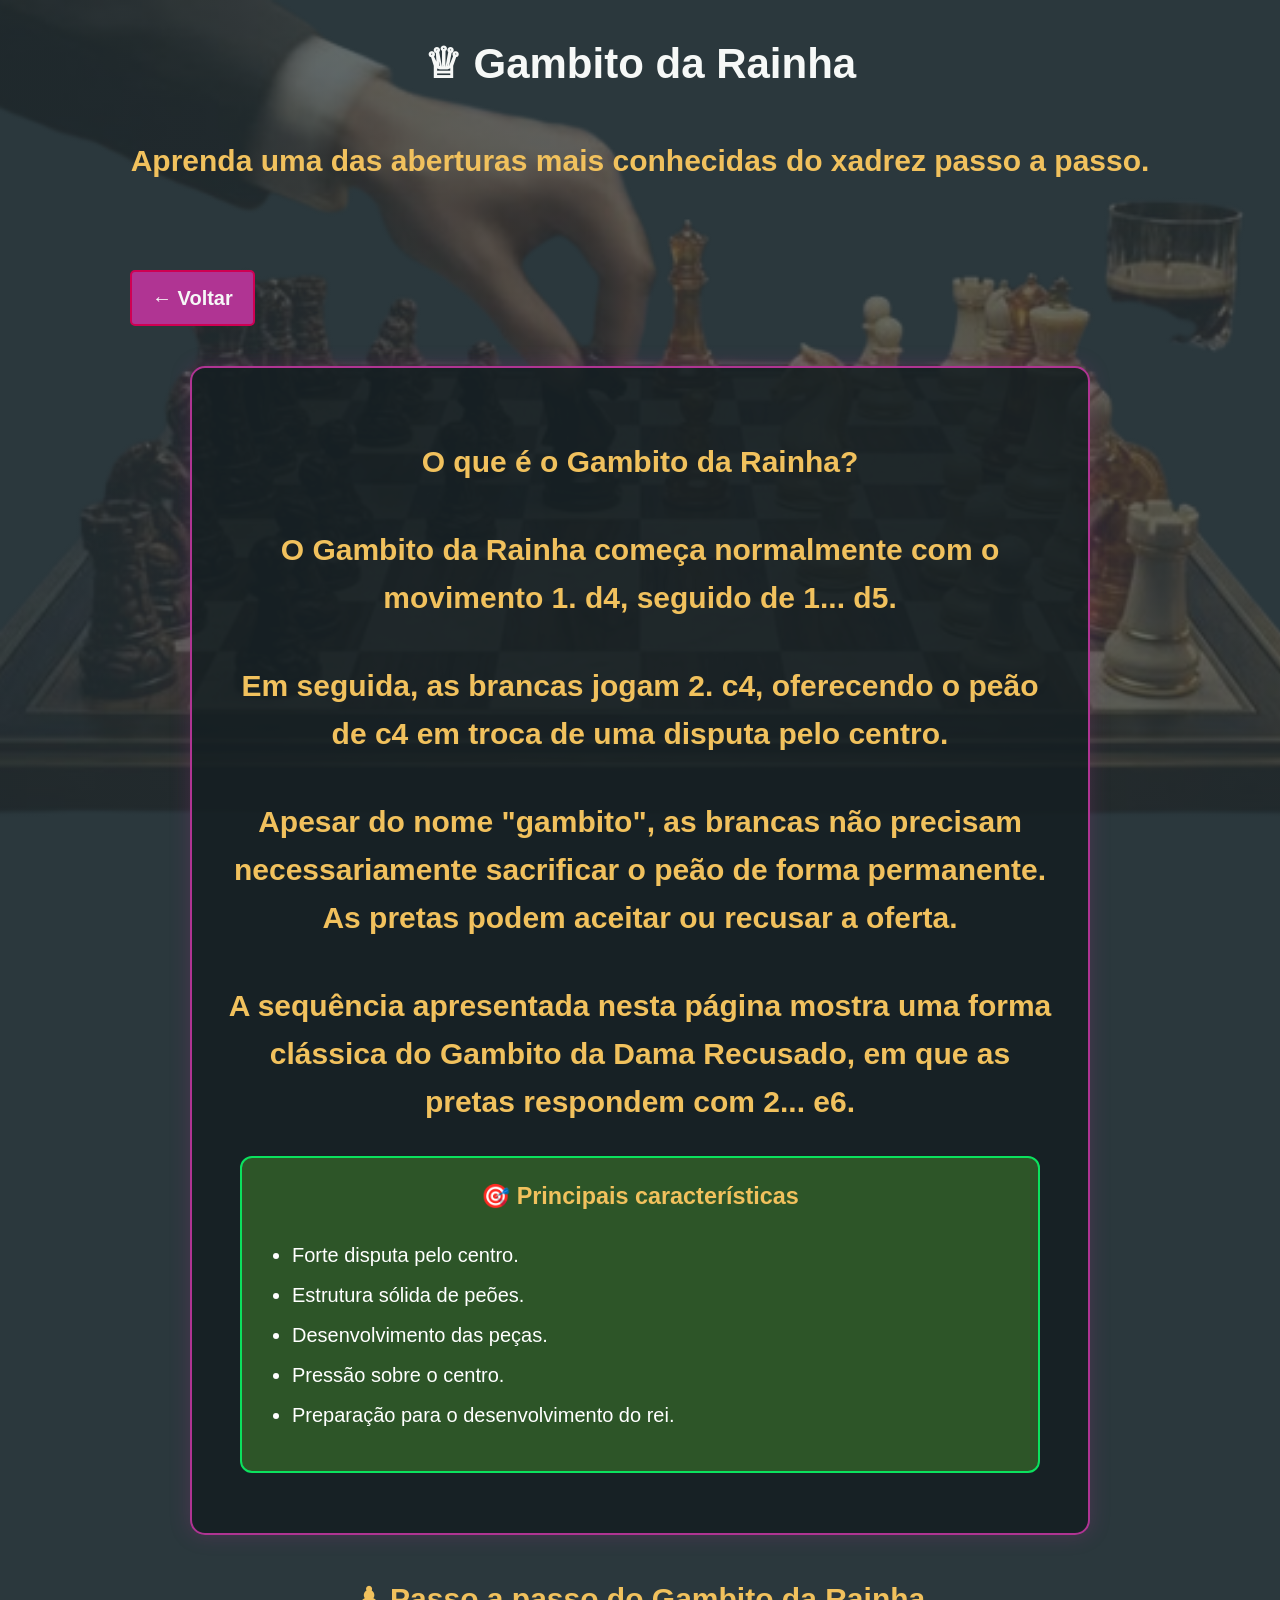
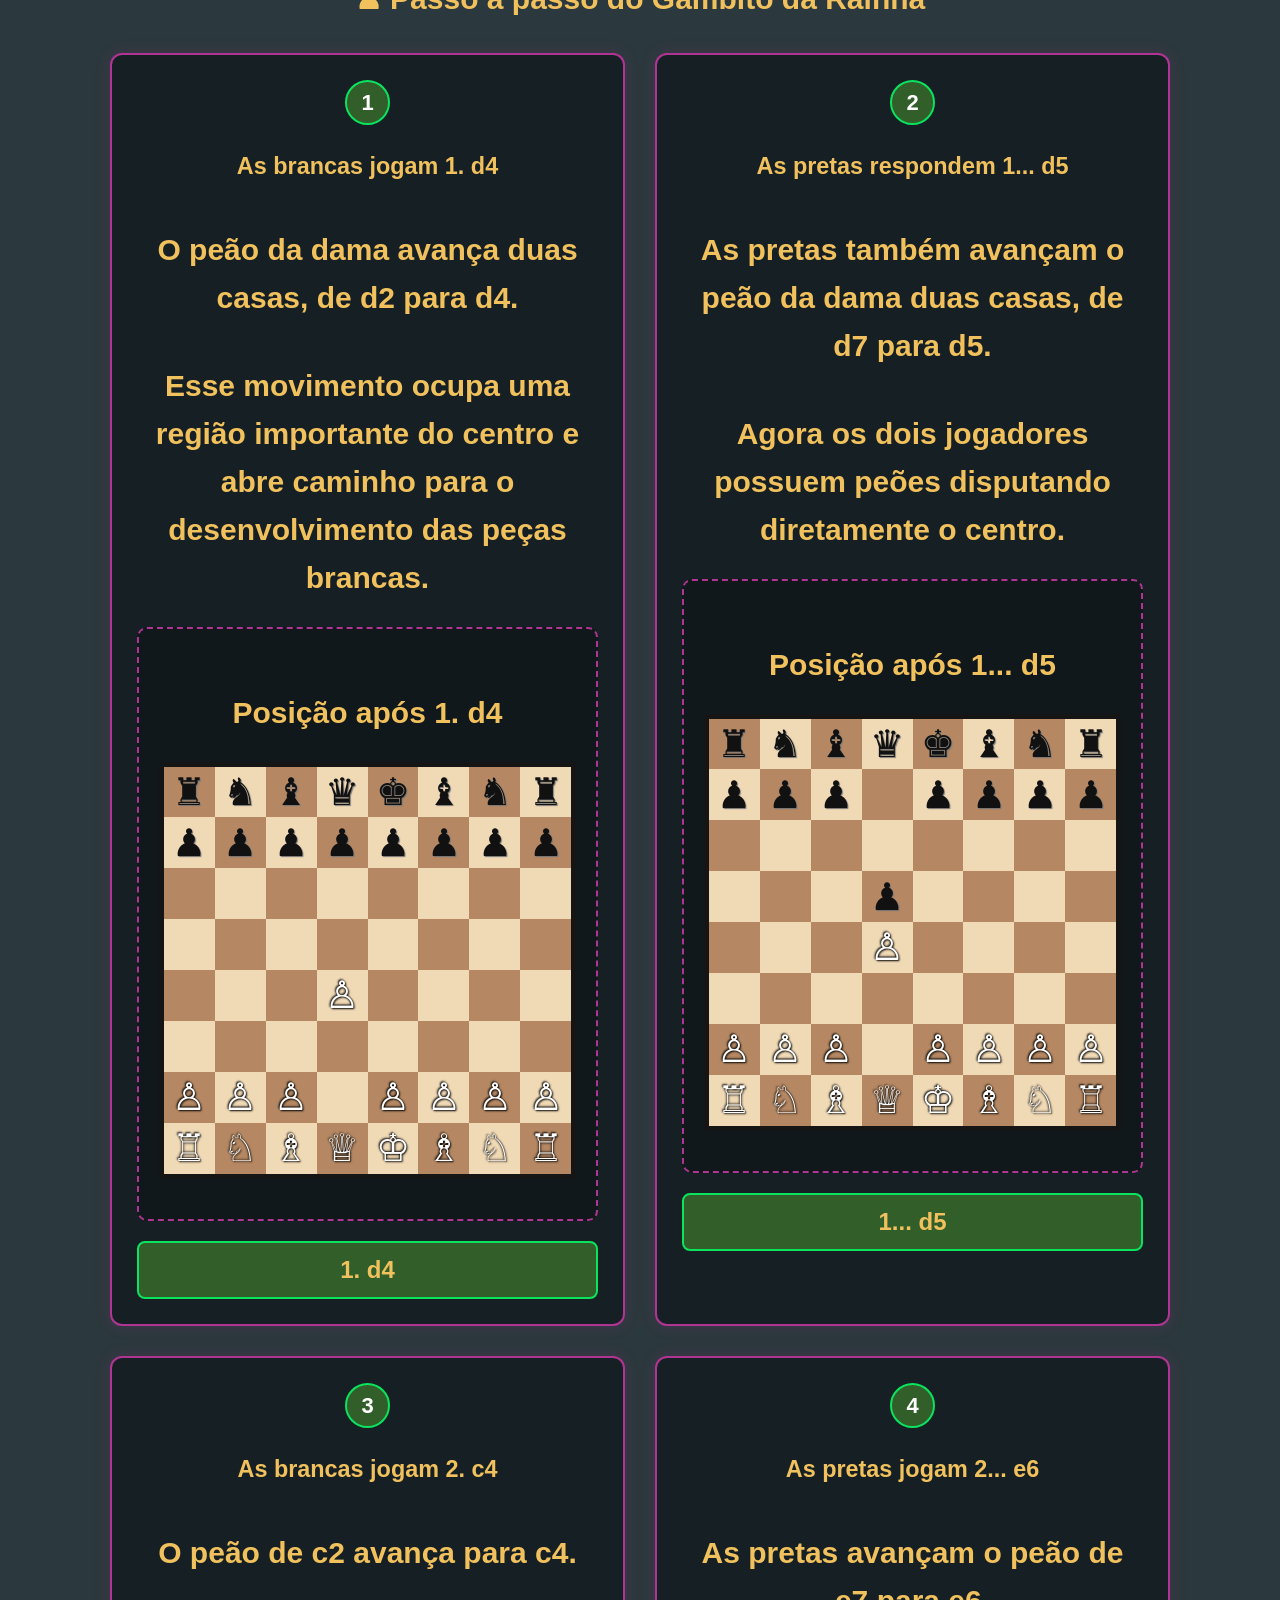
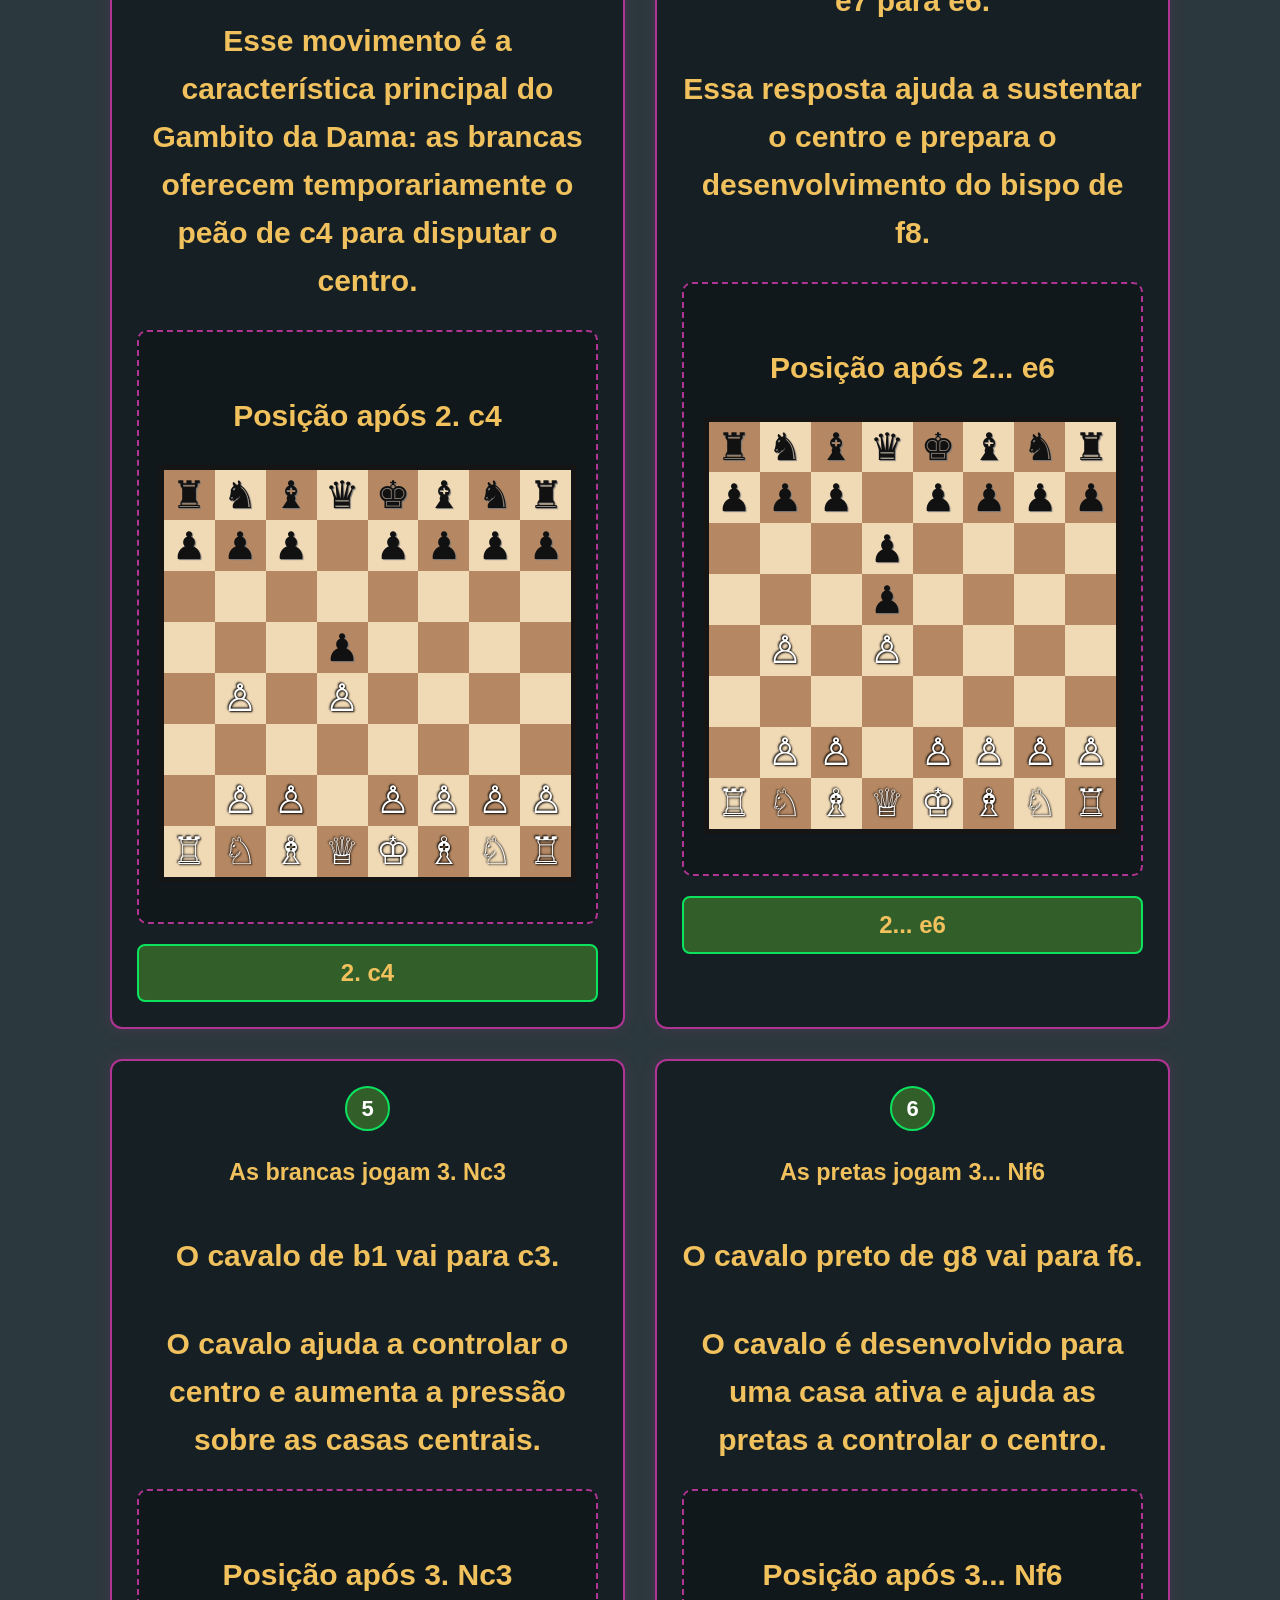
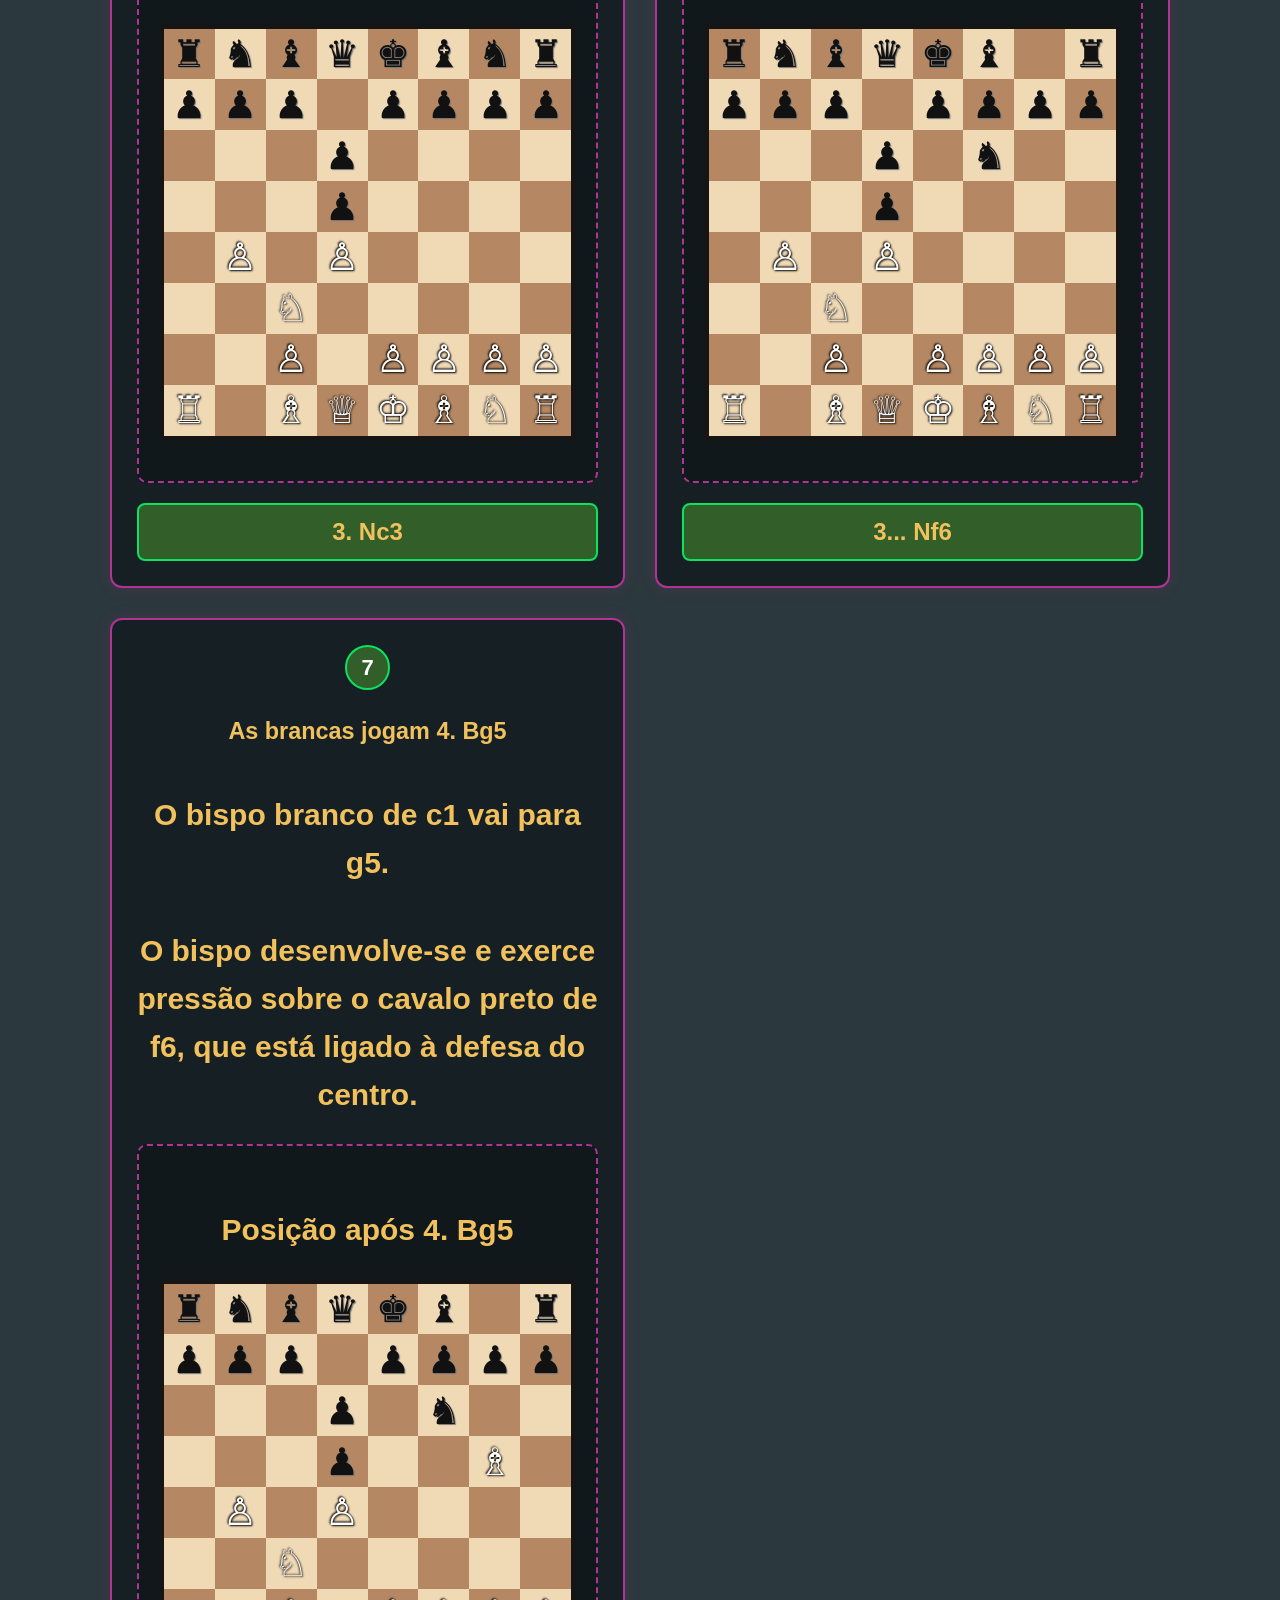
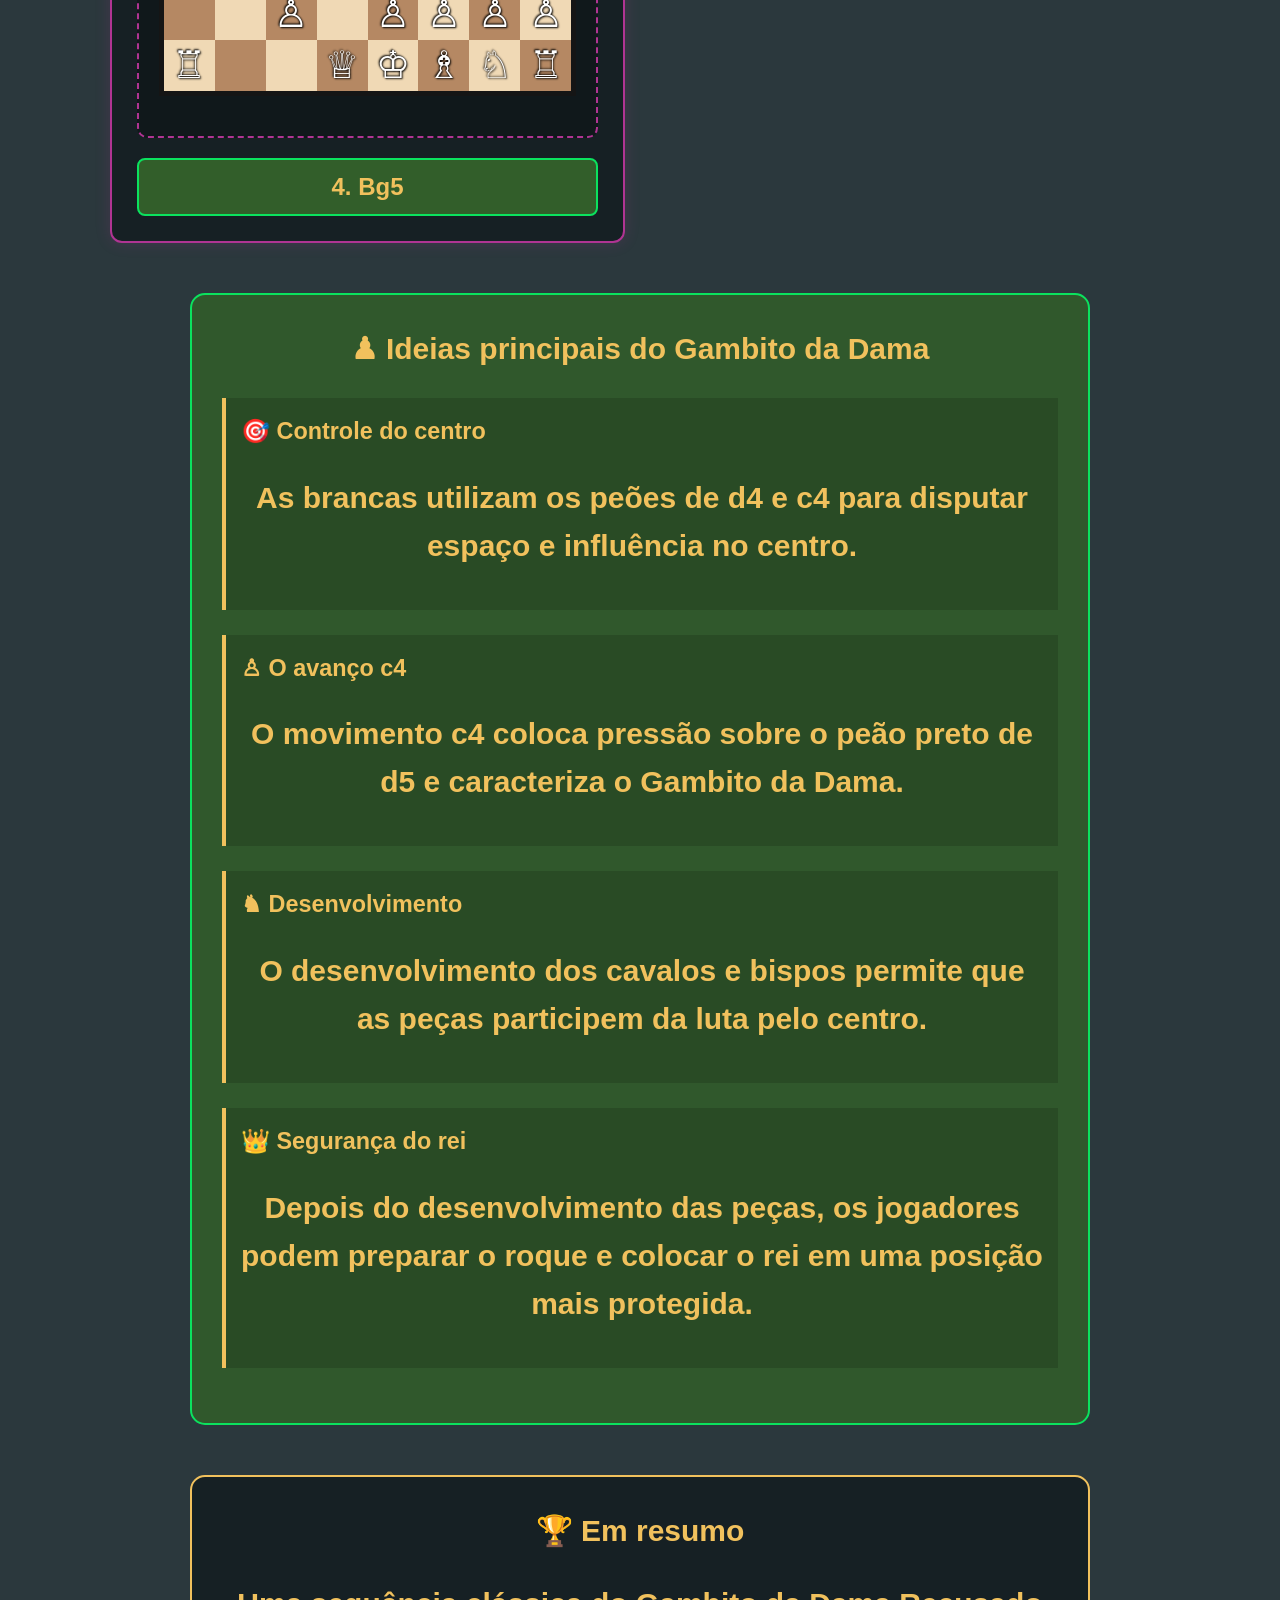
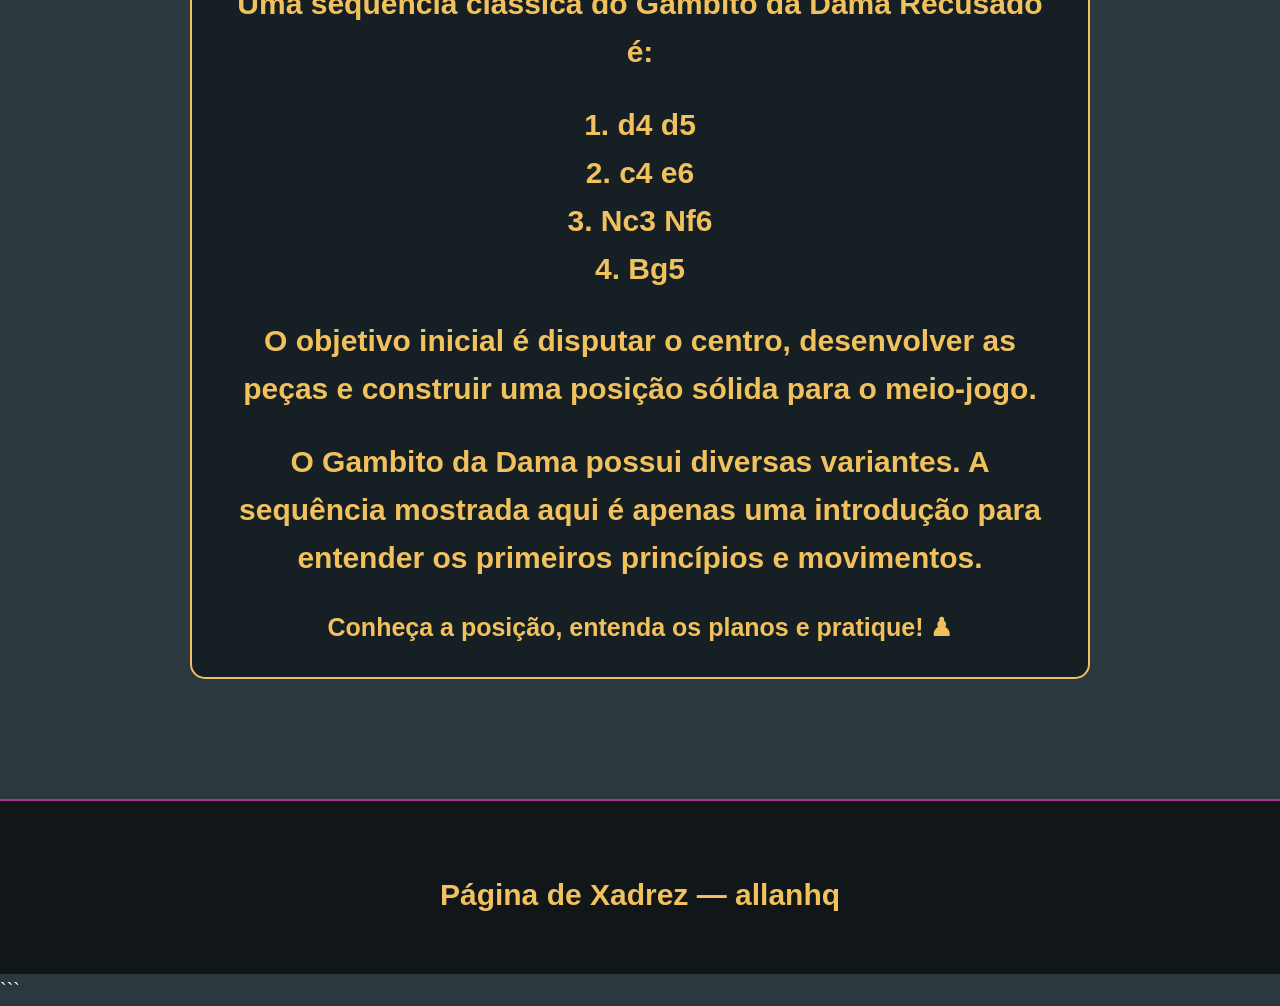
<file: Gambito_da_Rainha.html>
<!DOCTYPE html>
<html lang="pt-BR">

<head>

    <meta charset="UTF-8">

    <meta name="viewport" content="width=device-width, initial-scale=1.0">

    <title>Gambito da Rainha| Allanhq</title>

    <style>

        /* ================= BASE DO SITE ================= */

        * {
            box-sizing: border-box;
        }

        body {

            background-color: #2b383d;

            background-image:
                linear-gradient(
                    rgba(43, 56, 61, 0.72),
                    rgba(43, 56, 61, 0.72)
                ),
                url('../assets/Tabuleirosemfundo.png');

            background-size: cover;
            background-position: center;
            background-repeat: no-repeat;
            background-attachment: fixed;

            min-height: 100vh;

            color: #FCF2E5;

            font-family:
                'Trebuchet MS',
                'Lucida Sans Unicode',
                'Lucida Grande',
                'Lucida Sans',
                Arial,
                sans-serif;

            font-size: 20px;
            line-height: 1.6;

            margin: 0;
            padding: 0;
        }


        /* ================= CABEÇALHO ================= */

        header {

            text-align: center;

            padding: 20px;
        }

        header h1 {

            color: #f6f8f7;

            font-size: 42px;

            margin: 10px 0;
        }

        header p {

            color: #f6f8f7;

            max-width: 800px;

            margin: 0 auto;
        }


        /* ================= TIPOGRAFIA ================= */

        h1,
        h2,
        h3,
        p {

            color: #f6f8f7;

            text-align: center;
        }

        h2 {

            color: #f1c15d;

            margin-top: 40px;
        }

        h3 {

            color: #f1c15d;
        }

        .destaque-ouro {

            color: #f1c15d;

            font-weight: bold;
        }

        .destaque-claro {

            color: white;

            font-weight: bold;
        }


        /* ================= CONTEÚDO ================= */

        .conteudo-abertura {

            width: min(1100px, 92%);

            margin: 0 auto;

            padding: 20px;
        }


        /* ================= BOTÃO VOLTAR ================= */

        .btn-voltar {

            display: inline-block;

            color: #f6f8f7;

            background-color: #b03493;

            border: 2px solid #cf0053;

            border-radius: 5px;

            padding: 10px 20px;

            text-decoration: none;

            margin: 20px;

            font-weight: bold;

            transition: 0.3s ease;
        }

        .btn-voltar:hover {

            background-color: #ed0b65;

            transform: scale(1.05);
        }


        /* ================= INTRODUÇÃO ================= */

        .introducao-abertura {

            background-color:
                rgba(20, 30, 34, 0.85);

            border: 2px solid #b03493;

            border-radius: 15px;

            padding: 30px;

            margin: 20px auto 40px;

            max-width: 900px;

            box-shadow:
                0 0 20px rgba(176, 52, 147, 0.25);
        }

        .introducao-abertura p {

            text-align: justify;

            margin: 15px 0;
        }


        /* ================= CAIXA DE INFORMAÇÃO ================= */

        .caixa-informacao {

            background-color:
                rgba(50, 94, 42, 0.85);

            border: 2px solid #0be25e;

            border-radius: 12px;

            padding: 20px;

            margin: 30px auto;

            max-width: 800px;
        }

        .caixa-informacao h3 {

            margin-top: 0;
        }

        .caixa-informacao ul {

            color: white;

            padding-left: 30px;
        }

        .caixa-informacao li {

            margin: 8px 0;
        }


        /* ================= PASSOS ================= */

        .passos-abertura {

            display: grid;

            grid-template-columns:
                repeat(2, minmax(0, 1fr));

            gap: 30px;

            margin-top: 30px;
        }


        /* ================= CARD ================= */

        .passo-abertura {

            background-color:
                rgba(20, 30, 34, 0.90);

            border: 2px solid #b03493;

            border-radius: 12px;

            padding: 25px;

            box-shadow:
                0 0 15px rgba(176, 52, 147, 0.20);

            transition:
                transform 0.3s ease,
                box-shadow 0.3s ease;
        }

        .passo-abertura:hover {

            transform: translateY(-5px);

            box-shadow:
                0 0 25px rgba(247, 238, 66, 0.25);
        }


        /* ================= NÚMERO ================= */

        .numero-passo {

            display: flex;

            align-items: center;

            justify-content: center;

            width: 45px;

            height: 45px;

            margin: 0 auto 15px;

            border-radius: 50%;

            background-color: #325e2a;

            border: 2px solid #0be25e;

            color: white;

            font-size: 22px;

            font-weight: bold;
        }


        /* ================= TEXTO ================= */

        .passo-abertura p {

            text-align: justify;

            font-size: 17px;

            color: #f6f8f7;
        }


        /* ================= MOVIMENTO ================= */

        .movimento {

            display: block;

            background-color: #325e2a;

            border: 2px solid #0be25e;

            color: #f1c15d;

            text-align: center;

            font-size: 24px;

            font-weight: bold;

            padding: 8px;

            border-radius: 8px;

            margin-top: 20px;
        }


        /* ================= ÁREA DO TABULEIRO ================= */

        .area-tabuleiro {

            border: 2px dashed #b03493;

            padding: 20px;

            text-align: center;

            margin-top: 20px;

            border-radius: 10px;

            background-color:
                rgba(0, 0, 0, 0.25);
        }


        /* ================= TABULEIRO ================= */

        .tabuleiro {

            width: 100%;

            max-width: 420px;

            aspect-ratio: 1 / 1;

            margin: 20px auto;

            display: grid;

            grid-template-columns:
                repeat(8, 1fr);

            border: 5px solid #151515;

            overflow: hidden;
        }


        .casa {

            display: flex;

            align-items: center;

            justify-content: center;

            aspect-ratio: 1 / 1;

            font-size:
                clamp(20px, 5vw, 38px);

            line-height: 1;
        }

        .clara {

            background-color: #f0d9b5;
        }

        .escura {

            background-color: #b58863;
        }

        .branca {

            color: #ffffff;

            text-shadow:
                1px 1px 2px #000,
                -1px -1px 2px #000;
        }

        .preta {

            color: #111111;

            text-shadow:
                1px 1px 1px #777;
        }


        /* ================= IDEIAS ================= */

        .ideias-principais {

            background-color:
                rgba(50, 94, 42, 0.85);

            border: 2px solid #0be25e;

            border-radius: 15px;

            padding: 30px;

            margin: 50px auto;

            max-width: 900px;
        }

        .ideias-principais h2 {

            margin-top: 0;
        }

        .ideia {

            margin: 25px 0;

            padding: 15px;

            border-left:
                4px solid #f1c15d;

            background-color:
                rgba(0, 0, 0, 0.15);
        }

        .ideia h3 {

            text-align: left;

            margin-top: 0;
        }

        .ideia p {

            text-align: justify;

            margin-bottom: 0;
        }


        /* ================= RESUMO ================= */

        .resumo-abertura {

            background-color:
                rgba(20, 30, 34, 0.90);

            border: 2px solid #f1c15d;

            border-radius: 15px;

            padding: 30px;

            margin: 50px auto;

            max-width: 900px;
        }

        .resumo-abertura h2 {

            margin-top: 0;
        }

        .resumo-abertura p {

            text-align: justify;
        }

        .frase-final {

            color: #f1c15d;

            font-size: 25px;

            font-weight: bold;

            text-align: center;

            margin-top: 25px;
        }


        /* ================= RODAPÉ ================= */

        footer {

            text-align: center;

            padding: 30px 20px;

            margin-top: 50px;

            background-color:
                rgba(15, 20, 22, 0.90);

            border-top:
                2px solid #b03493;
        }


        /* ================= RESPONSIVIDADE ================= */

        @media (max-width: 900px) {

            body {

                background-attachment: scroll;

                font-size: 18px;
            }

            header h1 {

                font-size: 35px;
            }

            .passos-abertura {

                grid-template-columns: 1fr;
            }

            .conteudo-abertura {

                width: 94%;

                padding: 10px;
            }
        }


        /* ================= CELULAR ================= */

        @media (max-width: 600px) {

            body {

                font-size: 16px;

                background-image:
                    linear-gradient(
                        rgba(43, 56, 61, 0.82),
                        rgba(43, 56, 61, 0.82)
                    ),
                    url('../assets/Tabuleirosemfundo.png');
            }

            header {

                padding: 15px 10px;
            }

            header h1 {

                font-size: 28px;

                line-height: 1.2;
            }

            header p {

                font-size: 16px;
            }

            h2 {

                font-size: 25px;
            }

            h3 {

                font-size: 20px;
            }

            .conteudo-abertura {

                width: 100%;

                padding: 10px;
            }

            .btn-voltar {

                display: block;

                width: fit-content;

                margin: 15px auto;
            }

            .introducao-abertura {

                padding: 18px;
            }

            .introducao-abertura p {

                text-align: left;

                font-size: 16px;
            }

            .caixa-informacao {

                padding: 18px;
            }

            .caixa-informacao ul {

                padding-left: 20px;
            }

            .passos-abertura {

                display: flex;

                flex-direction: column;

                gap: 20px;
            }

            .passo-abertura {

                padding: 18px;
            }

            .passo-abertura p {

                text-align: left;

                font-size: 16px;
            }

            .tabuleiro {

                max-width: 330px;

                border-width: 3px;
            }

            .casa {

                font-size: 27px;
            }

            .movimento {

                font-size: 20px;
            }

            .ideias-principais,
            .resumo-abertura {

                padding: 20px;

                margin: 30px auto;
            }

            .ideia p,
            .resumo-abertura p {

                text-align: left;

                font-size: 16px;
            }

            .frase-final {

                font-size: 20px;
            }
        }


        /* ================= CELULARES PEQUENOS ================= */

        @media (max-width: 380px) {

            header h1 {

                font-size: 24px;
            }

            .tabuleiro {

                max-width: 280px;
            }

            .casa {

                font-size: 22px;
            }

            .passo-abertura {

                padding: 14px;
            }

            .movimento {

                font-size: 18px;
            }
        }

    </style>

</head>


<body>


    <!-- ================= CABEÇALHO ================= -->

    <header>

        <h1>
            ♕ Gambito da Rainha
        </h1>

        <h2>
            Aprenda uma das aberturas mais conhecidas do xadrez
            passo a passo.
        </h2>

    </header>


    <!-- ================= CONTEÚDO ================= -->

    <main class="conteudo-abertura">


        <!-- BOTÃO VOLTAR -->

        <a href="index.html" class="btn-voltar">
            ← Voltar
        </a>


        <!-- ================= INTRODUÇÃO ================= -->

        <section class="introducao-abertura">

            <h2>
                O que é o Gambito da Rainha?
            </h2>

            <h2>

                O <span class="destaque-ouro">
                    Gambito da Rainha
                </span>
                começa normalmente com o movimento
                <strong>1. d4</strong>, seguido de
                <strong>1... d5</strong>.

            </h2>

            <h2>

                Em seguida, as brancas jogam
                <strong>2. c4</strong>, oferecendo o peão
                de c4 em troca de uma disputa pelo centro.

            </h2>

            <h2>

                Apesar do nome "gambito", as brancas não precisam
                necessariamente sacrificar o peão de forma permanente.
                As pretas podem aceitar ou recusar a oferta.

            </h2>

            <h2>

                A sequência apresentada nesta página mostra uma forma
                clássica do <strong>Gambito da Dama Recusado</strong>,
                em que as pretas respondem com <strong>2... e6</strong>.

            </h2>


            <!-- CAIXA DE INFORMAÇÃO -->

            <div class="caixa-informacao">

                <h3>
                    🎯 Principais características
                </h3>

                <ul>

                    <li>
                        Forte disputa pelo centro.
                    </li>

                    <li>
                        Estrutura sólida de peões.
                    </li>

                    <li>
                        Desenvolvimento das peças.
                    </li>

                    <li>
                        Pressão sobre o centro.
                    </li>

                    <li>
                        Preparação para o desenvolvimento do rei.
                    </li>

                </ul>

            </div>

        </section>


        <!-- ================= PASSO A PASSO ================= -->

        <h2>
            ♟ Passo a passo do Gambito da Rainha
        </h2>


        <section class="passos-abertura">


            <!-- =====================================================
                 PASSO 1
            ====================================================== -->

            <article class="passo-abertura">

                <div class="numero-passo">
                    1
                </div>

                <h3>
                    As brancas jogam 1. d4
                </h3>

                <h2>

                    O peão da dama avança duas casas,
                    de d2 para d4.

                </h2>

                <h2>

                    Esse movimento ocupa uma região importante
                    do centro e abre caminho para o desenvolvimento
                    das peças brancas.

                </h2>


                <div class="area-tabuleiro">

                    <h2 class="destaque-ouro">
                        Posição após 1. d4
                    </h2>

                    <div class="tabuleiro">


                        <!-- 8 -->

                        <div class="casa escura preta">♜</div>
                        <div class="casa clara preta">♞</div>
                        <div class="casa escura preta">♝</div>
                        <div class="casa clara preta">♛</div>
                        <div class="casa escura preta">♚</div>
                        <div class="casa clara preta">♝</div>
                        <div class="casa escura preta">♞</div>
                        <div class="casa clara preta">♜</div>


                        <!-- 7 -->

                        <div class="casa clara preta">♟</div>
                        <div class="casa escura preta">♟</div>
                        <div class="casa clara preta">♟</div>
                        <div class="casa escura preta">♟</div>
                        <div class="casa clara preta">♟</div>
                        <div class="casa escura preta">♟</div>
                        <div class="casa clara preta">♟</div>
                        <div class="casa escura preta">♟</div>


                        <!-- 6 -->

                        <div class="casa escura"></div>
                        <div class="casa clara"></div>
                        <div class="casa escura"></div>
                        <div class="casa clara"></div>
                        <div class="casa escura"></div>
                        <div class="casa clara"></div>
                        <div class="casa escura"></div>
                        <div class="casa clara"></div>


                        <!-- 5 -->

                        <div class="casa clara"></div>
                        <div class="casa escura"></div>
                        <div class="casa clara"></div>
                        <div class="casa escura"></div>
                        <div class="casa clara"></div>
                        <div class="casa escura"></div>
                        <div class="casa clara"></div>
                        <div class="casa escura"></div>


                        <!-- 4 -->

                        <div class="casa escura"></div>
                        <div class="casa clara"></div>
                        <div class="casa escura"></div>

                        <div class="casa clara branca">
                            ♙
                        </div>

                        <div class="casa escura"></div>
                        <div class="casa clara"></div>
                        <div class="casa escura"></div>
                        <div class="casa clara"></div>


                        <!-- 3 -->

                        <div class="casa clara"></div>
                        <div class="casa escura"></div>
                        <div class="casa clara"></div>
                        <div class="casa escura"></div>
                        <div class="casa clara"></div>
                        <div class="casa escura"></div>
                        <div class="casa clara"></div>
                        <div class="casa escura"></div>


                        <!-- 2 -->

                        <div class="casa escura branca">♙</div>
                        <div class="casa clara branca">♙</div>
                        <div class="casa escura branca">♙</div>
                        <div class="casa clara"></div>
                        <div class="casa escura branca">♙</div>
                        <div class="casa clara branca">♙</div>
                        <div class="casa escura branca">♙</div>
                        <div class="casa clara branca">♙</div>


                        <!-- 1 -->

                        <div class="casa clara branca">♖</div>
                        <div class="casa escura branca">♘</div>
                        <div class="casa clara branca">♗</div>
                        <div class="casa escura branca">♕</div>
                        <div class="casa clara branca">♔</div>
                        <div class="casa escura branca">♗</div>
                        <div class="casa clara branca">♘</div>
                        <div class="casa escura branca">♖</div>

                    </div>

                </div>


                <span class="movimento">
                    1. d4
                </span>

            </article>


            <!-- =====================================================
                 PASSO 2
            ====================================================== -->

            <article class="passo-abertura">

                <div class="numero-passo">
                    2
                </div>

                <h3>
                    As pretas respondem 1... d5
                </h3>

                <h2>

                    As pretas também avançam o peão da dama
                    duas casas, de d7 para d5.

                </h2>

                <h2>

                    Agora os dois jogadores possuem peões
                    disputando diretamente o centro.

                </h2>


                <div class="area-tabuleiro">

                    <h2 class="destaque-ouro">
                        Posição após 1... d5
                    </h2>

                    <div class="tabuleiro">


                        <!-- 8 -->

                        <div class="casa escura preta">♜</div>
                        <div class="casa clara preta">♞</div>
                        <div class="casa escura preta">♝</div>
                        <div class="casa clara preta">♛</div>
                        <div class="casa escura preta">♚</div>
                        <div class="casa clara preta">♝</div>
                        <div class="casa escura preta">♞</div>
                        <div class="casa clara preta">♜</div>


                        <!-- 7 -->

                        <div class="casa clara preta">♟</div>
                        <div class="casa escura preta">♟</div>
                        <div class="casa clara preta">♟</div>

                        <div class="casa escura"></div>

                        <div class="casa clara preta">♟</div>
                        <div class="casa escura preta">♟</div>
                        <div class="casa clara preta">♟</div>
                        <div class="casa escura preta">♟</div>


                        <!-- 6 -->

                        <div class="casa escura"></div>
                        <div class="casa clara"></div>
                        <div class="casa escura"></div>
                        <div class="casa clara"></div>
                        <div class="casa escura"></div>
                        <div class="casa clara"></div>
                        <div class="casa escura"></div>
                        <div class="casa clara"></div>


                        <!-- 5 -->

                        <div class="casa clara"></div>
                        <div class="casa escura"></div>
                        <div class="casa clara"></div>

                        <div class="casa escura preta">
                            ♟
                        </div>

                        <div class="casa clara"></div>
                        <div class="casa escura"></div>
                        <div class="casa clara"></div>
                        <div class="casa escura"></div>


                        <!-- 4 -->

                        <div class="casa escura"></div>
                        <div class="casa clara"></div>
                        <div class="casa escura"></div>

                        <div class="casa clara branca">
                            ♙
                        </div>

                        <div class="casa escura"></div>
                        <div class="casa clara"></div>
                        <div class="casa escura"></div>
                        <div class="casa clara"></div>


                        <!-- 3 -->

                        <div class="casa clara"></div>
                        <div class="casa escura"></div>
                        <div class="casa clara"></div>
                        <div class="casa escura"></div>
                        <div class="casa clara"></div>
                        <div class="casa escura"></div>
                        <div class="casa clara"></div>
                        <div class="casa escura"></div>


                        <!-- 2 -->

                        <div class="casa escura branca">♙</div>
                        <div class="casa clara branca">♙</div>
                        <div class="casa escura branca">♙</div>
                        <div class="casa clara"></div>
                        <div class="casa escura branca">♙</div>
                        <div class="casa clara branca">♙</div>
                        <div class="casa escura branca">♙</div>
                        <div class="casa clara branca">♙</div>


                        <!-- 1 -->

                        <div class="casa clara branca">♖</div>
                        <div class="casa escura branca">♘</div>
                        <div class="casa clara branca">♗</div>
                        <div class="casa escura branca">♕</div>
                        <div class="casa clara branca">♔</div>
                        <div class="casa escura branca">♗</div>
                        <div class="casa clara branca">♘</div>
                        <div class="casa escura branca">♖</div>

                    </div>

                </div>


                <span class="movimento">
                    1... d5
                </span>

            </article>


            <!-- =====================================================
                 PASSO 3
            ====================================================== -->

            <article class="passo-abertura">

                <div class="numero-passo">
                    3
                </div>

                <h3>
                    As brancas jogam 2. c4
                </h3>

                <h2>

                    O peão de c2 avança para c4.

                </h2>

                <h2>

                    Esse movimento é a característica principal
                    do Gambito da Dama: as brancas oferecem
                    temporariamente o peão de c4 para disputar
                    o centro.

                </h2>


                <div class="area-tabuleiro">

                    <h2 class="destaque-ouro">
                        Posição após 2. c4
                    </h2>

                    <div class="tabuleiro">


                        <!-- 8 -->

                        <div class="casa escura preta">♜</div>
                        <div class="casa clara preta">♞</div>
                        <div class="casa escura preta">♝</div>
                        <div class="casa clara preta">♛</div>
                        <div class="casa escura preta">♚</div>
                        <div class="casa clara preta">♝</div>
                        <div class="casa escura preta">♞</div>
                        <div class="casa clara preta">♜</div>


                        <!-- 7 -->

                        <div class="casa clara preta">♟</div>
                        <div class="casa escura preta">♟</div>
                        <div class="casa clara preta">♟</div>
                        <div class="casa escura"></div>
                        <div class="casa clara preta">♟</div>
                        <div class="casa escura preta">♟</div>
                        <div class="casa clara preta">♟</div>
                        <div class="casa escura preta">♟</div>


                        <!-- 6 -->

                        <div class="casa escura"></div>
                        <div class="casa clara"></div>
                        <div class="casa escura"></div>
                        <div class="casa clara"></div>
                        <div class="casa escura"></div>
                        <div class="casa clara"></div>
                        <div class="casa escura"></div>
                        <div class="casa clara"></div>


                        <!-- 5 -->

                        <div class="casa clara"></div>
                        <div class="casa escura"></div>
                        <div class="casa clara"></div>

                        <div class="casa escura preta">
                            ♟
                        </div>

                        <div class="casa clara"></div>
                        <div class="casa escura"></div>
                        <div class="casa clara"></div>
                        <div class="casa escura"></div>


                        <!-- 4 -->

                        <div class="casa escura"></div>

                        <div class="casa clara branca">
                            ♙
                        </div>

                        <div class="casa escura"></div>

                        <div class="casa clara branca">
                            ♙
                        </div>

                        <div class="casa escura"></div>
                        <div class="casa clara"></div>
                        <div class="casa escura"></div>
                        <div class="casa clara"></div>


                        <!-- 3 -->

                        <div class="casa clara"></div>
                        <div class="casa escura"></div>
                        <div class="casa clara"></div>
                        <div class="casa escura"></div>
                        <div class="casa clara"></div>
                        <div class="casa escura"></div>
                        <div class="casa clara"></div>
                        <div class="casa escura"></div>


                        <!-- 2 -->

                        <div class="casa escura"></div>
                        <div class="casa clara branca">♙</div>
                        <div class="casa escura branca">♙</div>
                        <div class="casa clara"></div>
                        <div class="casa escura branca">♙</div>
                        <div class="casa clara branca">♙</div>
                        <div class="casa escura branca">♙</div>
                        <div class="casa clara branca">♙</div>


                        <!-- 1 -->

                        <div class="casa clara branca">♖</div>
                        <div class="casa escura branca">♘</div>
                        <div class="casa clara branca">♗</div>
                        <div class="casa escura branca">♕</div>
                        <div class="casa clara branca">♔</div>
                        <div class="casa escura branca">♗</div>
                        <div class="casa clara branca">♘</div>
                        <div class="casa escura branca">♖</div>

                    </div>

                </div>


                <span class="movimento">
                    2. c4
                </span>

            </article>


            <!-- =====================================================
                 PASSO 4
            ====================================================== -->

            <article class="passo-abertura">

                <div class="numero-passo">
                    4
                </div>

                <h3>
                    As pretas jogam 2... e6
                </h3>

                <h2>

                    As pretas avançam o peão de e7 para e6.

                </h2>

                <h2>

                    Essa resposta ajuda a sustentar o centro
                    e prepara o desenvolvimento do bispo de f8.

                </h2>


                <div class="area-tabuleiro">

                    <h2 class="destaque-ouro">
                        Posição após 2... e6
                    </h2>

                    <div class="tabuleiro">


                        <!-- 8 -->

                        <div class="casa escura preta">♜</div>
                        <div class="casa clara preta">♞</div>
                        <div class="casa escura preta">♝</div>
                        <div class="casa clara preta">♛</div>
                        <div class="casa escura preta">♚</div>
                        <div class="casa clara preta">♝</div>
                        <div class="casa escura preta">♞</div>
                        <div class="casa clara preta">♜</div>


                        <!-- 7 -->

                        <div class="casa clara preta">♟</div>
                        <div class="casa escura preta">♟</div>
                        <div class="casa clara preta">♟</div>
                        <div class="casa escura"></div>
                        <div class="casa clara preta">♟</div>
                        <div class="casa escura preta">♟</div>
                        <div class="casa clara preta">♟</div>
                        <div class="casa escura preta">♟</div>


                        <!-- 6 -->

                        <div class="casa escura"></div>
                        <div class="casa clara"></div>
                        <div class="casa escura"></div>

                        <div class="casa clara preta">
                            ♟
                        </div>

                        <div class="casa escura"></div>
                        <div class="casa clara"></div>
                        <div class="casa escura"></div>
                        <div class="casa clara"></div>


                        <!-- 5 -->

                        <div class="casa clara"></div>
                        <div class="casa escura"></div>
                        <div class="casa clara"></div>

                        <div class="casa escura preta">
                            ♟
                        </div>

                        <div class="casa clara"></div>
                        <div class="casa escura"></div>
                        <div class="casa clara"></div>
                        <div class="casa escura"></div>


                        <!-- 4 -->

                        <div class="casa escura"></div>

                        <div class="casa clara branca">
                            ♙
                        </div>

                        <div class="casa escura"></div>

                        <div class="casa clara branca">
                            ♙
                        </div>

                        <div class="casa escura"></div>
                        <div class="casa clara"></div>
                        <div class="casa escura"></div>
                        <div class="casa clara"></div>


                        <!-- 3 -->

                        <div class="casa clara"></div>
                        <div class="casa escura"></div>
                        <div class="casa clara"></div>
                        <div class="casa escura"></div>
                        <div class="casa clara"></div>
                        <div class="casa escura"></div>
                        <div class="casa clara"></div>
                        <div class="casa escura"></div>


                        <!-- 2 -->

                        <div class="casa escura"></div>
                        <div class="casa clara branca">♙</div>
                        <div class="casa escura branca">♙</div>
                        <div class="casa clara"></div>
                        <div class="casa escura branca">♙</div>
                        <div class="casa clara branca">♙</div>
                        <div class="casa escura branca">♙</div>
                        <div class="casa clara branca">♙</div>


                        <!-- 1 -->

                        <div class="casa clara branca">♖</div>
                        <div class="casa escura branca">♘</div>
                        <div class="casa clara branca">♗</div>
                        <div class="casa escura branca">♕</div>
                        <div class="casa clara branca">♔</div>
                        <div class="casa escura branca">♗</div>
                        <div class="casa clara branca">♘</div>
                        <div class="casa escura branca">♖</div>

                    </div>

                </div>


                <span class="movimento">
                    2... e6
                </span>

            </article>


            <!-- =====================================================
                 PASSO 5
            ====================================================== -->

            <article class="passo-abertura">

                <div class="numero-passo">
                    5
                </div>

                <h3>
                    As brancas jogam 3. Nc3
                </h3>

                <h2>

                    O cavalo de b1 vai para c3.

                </h2>

                <h2>

                    O cavalo ajuda a controlar o centro
                    e aumenta a pressão sobre as casas centrais.

                </h2>


                <div class="area-tabuleiro">

                    <h2 class="destaque-ouro">
                        Posição após 3. Nc3
                    </h2>

                    <div class="tabuleiro">


                        <!-- 8 -->

                        <div class="casa escura preta">♜</div>
                        <div class="casa clara preta">♞</div>
                        <div class="casa escura preta">♝</div>
                        <div class="casa clara preta">♛</div>
                        <div class="casa escura preta">♚</div>
                        <div class="casa clara preta">♝</div>
                        <div class="casa escura preta">♞</div>
                        <div class="casa clara preta">♜</div>


                        <!-- 7 -->

                        <div class="casa clara preta">♟</div>
                        <div class="casa escura preta">♟</div>
                        <div class="casa clara preta">♟</div>
                        <div class="casa escura"></div>
                        <div class="casa clara preta">♟</div>
                        <div class="casa escura preta">♟</div>
                        <div class="casa clara preta">♟</div>
                        <div class="casa escura preta">♟</div>


                        <!-- 6 -->

                        <div class="casa escura"></div>
                        <div class="casa clara"></div>
                        <div class="casa escura"></div>
                        <div class="casa clara preta">♟</div>
                        <div class="casa escura"></div>
                        <div class="casa clara"></div>
                        <div class="casa escura"></div>
                        <div class="casa clara"></div>


                        <!-- 5 -->

                        <div class="casa clara"></div>
                        <div class="casa escura"></div>
                        <div class="casa clara"></div>
                        <div class="casa escura preta">♟</div>
                        <div class="casa clara"></div>
                        <div class="casa escura"></div>
                        <div class="casa clara"></div>
                        <div class="casa escura"></div>


                        <!-- 4 -->

                        <div class="casa escura"></div>
                        <div class="casa clara branca">♙</div>
                        <div class="casa escura"></div>
                        <div class="casa clara branca">♙</div>
                        <div class="casa escura"></div>
                        <div class="casa clara"></div>
                        <div class="casa escura"></div>
                        <div class="casa clara"></div>


                        <!-- 3 -->

                        <div class="casa clara"></div>
                        <div class="casa escura"></div>

                        <div class="casa clara branca">
                            ♘
                        </div>

                        <div class="casa escura"></div>
                        <div class="casa clara"></div>
                        <div class="casa escura"></div>
                        <div class="casa clara"></div>
                        <div class="casa escura"></div>


                        <!-- 2 -->

                        <div class="casa escura"></div>
                        <div class="casa clara"></div>
                        <div class="casa escura branca">♙</div>
                        <div class="casa clara"></div>
                        <div class="casa escura branca">♙</div>
                        <div class="casa clara branca">♙</div>
                        <div class="casa escura branca">♙</div>
                        <div class="casa clara branca">♙</div>


                        <!-- 1 -->

                        <div class="casa clara branca">♖</div>
                        <div class="casa escura"></div>
                        <div class="casa clara branca">♗</div>
                        <div class="casa escura branca">♕</div>
                        <div class="casa clara branca">♔</div>
                        <div class="casa escura branca">♗</div>
                        <div class="casa clara branca">♘</div>
                        <div class="casa escura branca">♖</div>

                    </div>

                </div>


                <span class="movimento">
                    3. Nc3
                </span>

            </article>


            <!-- =====================================================
                 PASSO 6
            ====================================================== -->

            <article class="passo-abertura">

                <div class="numero-passo">
                    6
                </div>

                <h3>
                    As pretas jogam 3... Nf6
                </h3>

                <h2>

                    O cavalo preto de g8 vai para f6.

                </h2>

                <h2>

                    O cavalo é desenvolvido para uma casa ativa
                    e ajuda as pretas a controlar o centro.

                </h2>


                <div class="area-tabuleiro">

                    <h2 class="destaque-ouro">
                        Posição após 3... Nf6
                    </h2>

                    <div class="tabuleiro">


                        <!-- 8 -->

                        <div class="casa escura preta">♜</div>
                        <div class="casa clara preta">♞</div>
                        <div class="casa escura preta">♝</div>
                        <div class="casa clara preta">♛</div>
                        <div class="casa escura preta">♚</div>
                        <div class="casa clara preta">♝</div>
                        <div class="casa escura"></div>
                        <div class="casa clara preta">♜</div>


                        <!-- 7 -->

                        <div class="casa clara preta">♟</div>
                        <div class="casa escura preta">♟</div>
                        <div class="casa clara preta">♟</div>
                        <div class="casa escura"></div>
                        <div class="casa clara preta">♟</div>
                        <div class="casa escura preta">♟</div>
                        <div class="casa clara preta">♟</div>
                        <div class="casa escura preta">♟</div>


                        <!-- 6 -->

                        <div class="casa escura"></div>
                        <div class="casa clara"></div>
                        <div class="casa escura"></div>
                        <div class="casa clara preta">♟</div>
                        <div class="casa escura"></div>

                        <div class="casa clara preta">
                            ♞
                        </div>

                        <div class="casa escura"></div>
                        <div class="casa clara"></div>


                        <!-- 5 -->

                        <div class="casa clara"></div>
                        <div class="casa escura"></div>
                        <div class="casa clara"></div>
                        <div class="casa escura preta">♟</div>
                        <div class="casa clara"></div>
                        <div class="casa escura"></div>
                        <div class="casa clara"></div>
                        <div class="casa escura"></div>


                        <!-- 4 -->

                        <div class="casa escura"></div>
                        <div class="casa clara branca">♙</div>
                        <div class="casa escura"></div>
                        <div class="casa clara branca">♙</div>
                        <div class="casa escura"></div>
                        <div class="casa clara"></div>
                        <div class="casa escura"></div>
                        <div class="casa clara"></div>


                        <!-- 3 -->

                        <div class="casa clara"></div>
                        <div class="casa escura"></div>

                        <div class="casa clara branca">
                            ♘
                        </div>

                        <div class="casa escura"></div>
                        <div class="casa clara"></div>
                        <div class="casa escura"></div>
                        <div class="casa clara"></div>
                        <div class="casa escura"></div>


                        <!-- 2 -->

                        <div class="casa escura"></div>
                        <div class="casa clara"></div>
                        <div class="casa escura branca">♙</div>
                        <div class="casa clara"></div>
                        <div class="casa escura branca">♙</div>
                        <div class="casa clara branca">♙</div>
                        <div class="casa escura branca">♙</div>
                        <div class="casa clara branca">♙</div>


                        <!-- 1 -->

                        <div class="casa clara branca">♖</div>
                        <div class="casa escura"></div>
                        <div class="casa clara branca">♗</div>
                        <div class="casa escura branca">♕</div>
                        <div class="casa clara branca">♔</div>
                        <div class="casa escura branca">♗</div>
                        <div class="casa clara branca">♘</div>
                        <div class="casa escura branca">♖</div>

                    </div>

                </div>


                <span class="movimento">
                    3... Nf6
                </span>

            </article>


            <!-- =====================================================
                 PASSO 7
            ====================================================== -->

            <article class="passo-abertura">

                <div class="numero-passo">
                    7
                </div>

                <h3>
                    As brancas jogam 4. Bg5
                </h3>

                <h2>

                    O bispo branco de c1 vai para g5.

                </h2>

                <h2>

                    O bispo desenvolve-se e exerce pressão sobre
                    o cavalo preto de f6, que está ligado à defesa
                    do centro.

                </h2>


                <div class="area-tabuleiro">

                    <h2 class="destaque-ouro">
                        Posição após 4. Bg5
                    </h2>

                    <div class="tabuleiro">


                        <!-- 8 -->

                        <div class="casa escura preta">♜</div>
                        <div class="casa clara preta">♞</div>
                        <div class="casa escura preta">♝</div>
                        <div class="casa clara preta">♛</div>
                        <div class="casa escura preta">♚</div>
                        <div class="casa clara preta">♝</div>
                        <div class="casa escura"></div>
                        <div class="casa clara preta">♜</div>


                        <!-- 7 -->

                        <div class="casa clara preta">♟</div>
                        <div class="casa escura preta">♟</div>
                        <div class="casa clara preta">♟</div>
                        <div class="casa escura"></div>
                        <div class="casa clara preta">♟</div>
                        <div class="casa escura preta">♟</div>
                        <div class="casa clara preta">♟</div>
                        <div class="casa escura preta">♟</div>


                        <!-- 6 -->

                        <div class="casa escura"></div>
                        <div class="casa clara"></div>
                        <div class="casa escura"></div>
                        <div class="casa clara preta">♟</div>
                        <div class="casa escura"></div>
                        <div class="casa clara preta">♞</div>
                        <div class="casa escura"></div>
                        <div class="casa clara"></div>


                        <!-- 5 -->

                        <div class="casa clara"></div>
                        <div class="casa escura"></div>
                        <div class="casa clara"></div>
                        <div class="casa escura preta">♟</div>
                        <div class="casa clara"></div>
                        <div class="casa escura"></div>

                        <div class="casa clara branca">
                            ♗
                        </div>

                        <div class="casa escura"></div>


                        <!-- 4 -->

                        <div class="casa escura"></div>
                        <div class="casa clara branca">♙</div>
                        <div class="casa escura"></div>
                        <div class="casa clara branca">♙</div>
                        <div class="casa escura"></div>
                        <div class="casa clara"></div>
                        <div class="casa escura"></div>
                        <div class="casa clara"></div>


                        <!-- 3 -->

                        <div class="casa clara"></div>
                        <div class="casa escura"></div>

                        <div class="casa clara branca">
                            ♘
                        </div>

                        <div class="casa escura"></div>
                        <div class="casa clara"></div>
                        <div class="casa escura"></div>
                        <div class="casa clara"></div>
                        <div class="casa escura"></div>


                        <!-- 2 -->

                        <div class="casa escura"></div>
                        <div class="casa clara"></div>
                        <div class="casa escura branca">♙</div>
                        <div class="casa clara"></div>
                        <div class="casa escura branca">♙</div>
                        <div class="casa clara branca">♙</div>
                        <div class="casa escura branca">♙</div>
                        <div class="casa clara branca">♙</div>


                        <!-- 1 -->

                        <div class="casa clara branca">♖</div>
                        <div class="casa escura"></div>
                        <div class="casa clara"></div>
                        <div class="casa escura branca">♕</div>
                        <div class="casa clara branca">♔</div>
                        <div class="casa escura branca">♗</div>
                        <div class="casa clara branca">♘</div>
                        <div class="casa escura branca">♖</div>

                    </div>

                </div>


                <span class="movimento">
                    4. Bg5
                </span>

            </article>


        </section>


        <!-- ================= IDEIAS PRINCIPAIS ================= -->

        <section class="ideias-principais">

            <h2>
                ♟ Ideias principais do Gambito da Dama
            </h2>


            <div class="ideia">

                <h3>
                    🎯 Controle do centro
                </h3>

                <h2>

                    As brancas utilizam os peões de d4 e c4
                    para disputar espaço e influência no centro.

                </h2>

            </div>


            <div class="ideia">

                <h3>
                    ♙ O avanço c4
                </h3>

                <h2>

                    O movimento c4 coloca pressão sobre o peão
                    preto de d5 e caracteriza o Gambito da Dama.

                </h2>

            </div>


            <div class="ideia">

                <h3>
                    ♞ Desenvolvimento
                </h3>

                <h2>

                    O desenvolvimento dos cavalos e bispos permite
                    que as peças participem da luta pelo centro.

                </h2>

            </div>


            <div class="ideia">

                <h3>
                    👑 Segurança do rei
                </h3>

                <h2>

                    Depois do desenvolvimento das peças,
                    os jogadores podem preparar o roque e
                    colocar o rei em uma posição mais protegida.

                </h2>

            </div>

        </section>


        <!-- ================= RESUMO ================= -->

        <section class="resumo-abertura">

            <h2>
                🏆 Em resumo
            </h2>

            <h2>
                Uma sequência clássica do Gambito da Dama
                Recusado é:
            </h2>

            <h2 class="destaque-ouro">

                1. d4 d5
                <br>
                2. c4 e6
                <br>
                3. Nc3 Nf6
                <br>
                4. Bg5

            </h2>

            <h2>

                O objetivo inicial é disputar o centro,
                desenvolver as peças e construir uma posição
                sólida para o meio-jogo.

            </h2>

            <h2>

                O Gambito da Dama possui diversas variantes.
                A sequência mostrada aqui é apenas uma introdução
                para entender os primeiros princípios e movimentos.

            </h2>


            <div class="frase-final">

                Conheça a posição, entenda os planos e pratique! ♟

            </div>

        </section>


    </main>


    <!-- ================= RODAPÉ ================= -->

    <footer>

        <h2>

            Página de Xadrez —

            <span class="destaque-ouro">
                allanhq
            </span>

        </h2>

    </footer>


</body>

</html>
```
</file>
<file: style.css/xadrez.css>
/* ================= Base do Site ================= */
body {
    /* Troque este caminho pela imagem de fundo que você quiser usar. */
    background-color: #2b383d;
    background-image: linear-gradient(rgba(43, 56, 61, 0.72), rgba(43, 56, 61, 0.72)), url('../assets/Tabuleirosemfundo.png');
    background-size: cover;
    background-position: center;
    background-repeat: no-repeat;
    background-attachment: fixed;
    min-height: 100vh;
    color: #FCF2E5; /* Laranja para o texto padrão */
    font-family: 'Trebuchet MS', 'Lucida Sans Unicode', 'Lucida Grande', 'Lucida Sans', Arial, sans-serif;
    font-size: 20px;
    line-height: 1.6;
    justify-content: center;
}

header {
    text-align: center;
    padding: 20px;
}

/* Classes para destacar textos no meio dos parágrafos */
.texto-claro {
    color: #f6f8f7;
    text-align: center;
}

header img {
    height: 200px;
}

/* ================= Tipografia e Cores ================= */
.h1, h2, h3, p{
    color: #f6f8f7; /* Magenta */
    text-align: center;
}

.destaque-ouro {
    color: #f1c15d; /* Amarelo/Ouro */
    font-weight: bold;
}

.destaque-claro {
    color: white;
    font-weight: bold;
}

/* ================= Sistema de Grid para os Botões ================= */
.grid-aberturas {
    display: flex;
    flex-wrap: wrap;
    justify-content:center;
    gap: 30px; /* Espaço entre as imagens */
    padding: 40px 20px;
}

/* ================= O Botão de Imagem Pulsante ================= */
.botao-imagem {
    background-color: #325e2a; /* Seu fundo marrom/acinzentado */
    border: 2px solid #0be25e; /* Borda rosa choque */
    border-radius: 10px;
    text-decoration: none;
    width: 300px;
    padding: 15px;
    text-align: center;
    color: #ff9500;
    
    /* Ativa a animação de pulso infinito */
    animation: pulsar 2s infinite;
    transition: transform 0.3s ease-in-out;
}

/* Efeito ao passar o mouse por cima do botão */
.botao-imagem:hover {
    transform: scale(1.05); /* Aumenta o tamanho do botão */
    border-color: #deec0e; /* Muda para o rosa escuro */
}

.botao-imagem img {
    width: 100%; /* A imagem ocupa todo o espaço do botão */
    height: auto;
    border-radius: 5px;
    margin-bottom: 10px;
}

.botao-imagem h3 {
    margin: 10px 0 5px 0;
}

.botao-imagem p {
    font-size: 16px;
    color: white;
    margin: 0;
}

/* ================= A Animação Pulsante (Keyframes) ================= */
@keyframes pulsar {
    0% {
        box-shadow: 0 0 0 0 rgba(247, 238, 66, 0.7); /* Brilho na cor #ed0b65 */
    }
    70% {
        box-shadow: 0 0 20px 15px rgba(247, 238, 66, 0.7); /* O brilho expande e some */
    }
    100% {
        box-shadow: 0 0 0 0 rgba(247, 238, 66, 0.7);
    }
}

/* ================= Estilos da Segunda Página (Conteúdo) ================= */
.conteudo-abertura {
    max-width: 800px;
    margin: 0 auto;
    padding: 20px;
}

.btn-voltar {
    display: inline-block;
    color: #f6f8f7;
    background-color: #b03493;
    border: 2px solid #cf0053;
    border-radius: 5px;
    padding: 10px 20px;
    text-decoration: none;
    margin: 20px;
    font-weight: bold;
}

.btn-voltar:hover {
    background-color: #ed0b65;
}

.area-tabuleiro {
    border: 2px dashed #b03493;
    padding: 50px;
    text-align: center;
    margin-top: 30px;
}

.abertura-rainha {
    display: flex;
    flex-direction: column;
    align-items: center;
    gap: 20px; /* Espaço entre os elementos */
}
</file>
